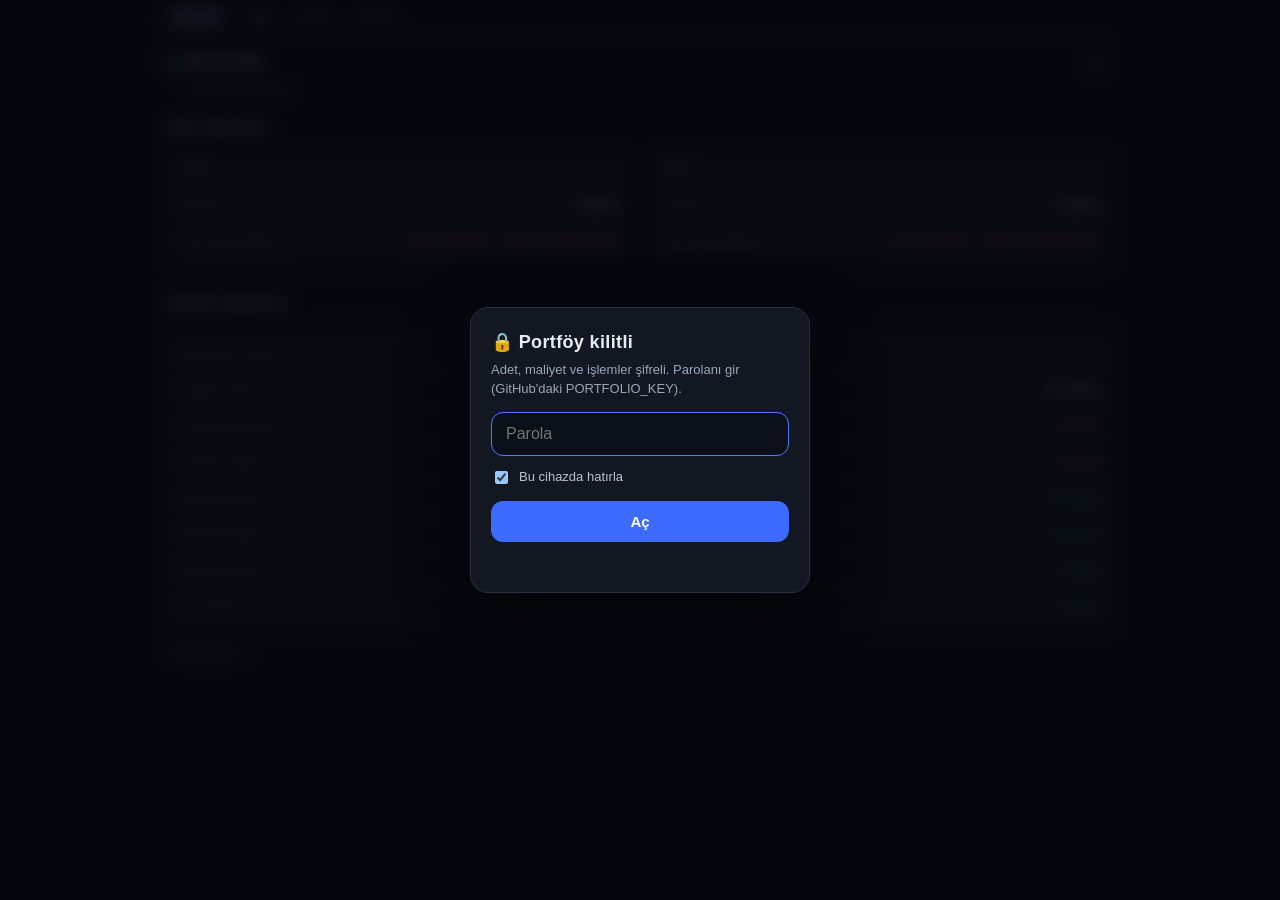
<file: docs/index.html>
<!DOCTYPE html>
<html lang="tr">
<head>
<meta charset="UTF-8">
<meta name="viewport" content="width=device-width, initial-scale=1">
<meta name="robots" content="noindex">
<meta http-equiv="refresh" content="0; url=bugun.html">
<title>RIDVAN // COCKPIT</title>
<link rel="icon" href="data:,">
<script>/* Dashboard kaldırıldı; mini uygulamaya geç (arama ve # korunur: Telegram verisi #tgWebAppData). */
location.replace("bugun.html"+location.search+location.hash);</script>
</head>
<body style="font:16px/1.5 -apple-system,Segoe UI,Roboto,sans-serif;padding:24px;background:#0a0d14;color:#e8ecf4">
<p><a href="bugun.html" style="color:#5aa9ff">Uygulamaya git &rarr;</a></p>
</body>
</html>
</file>
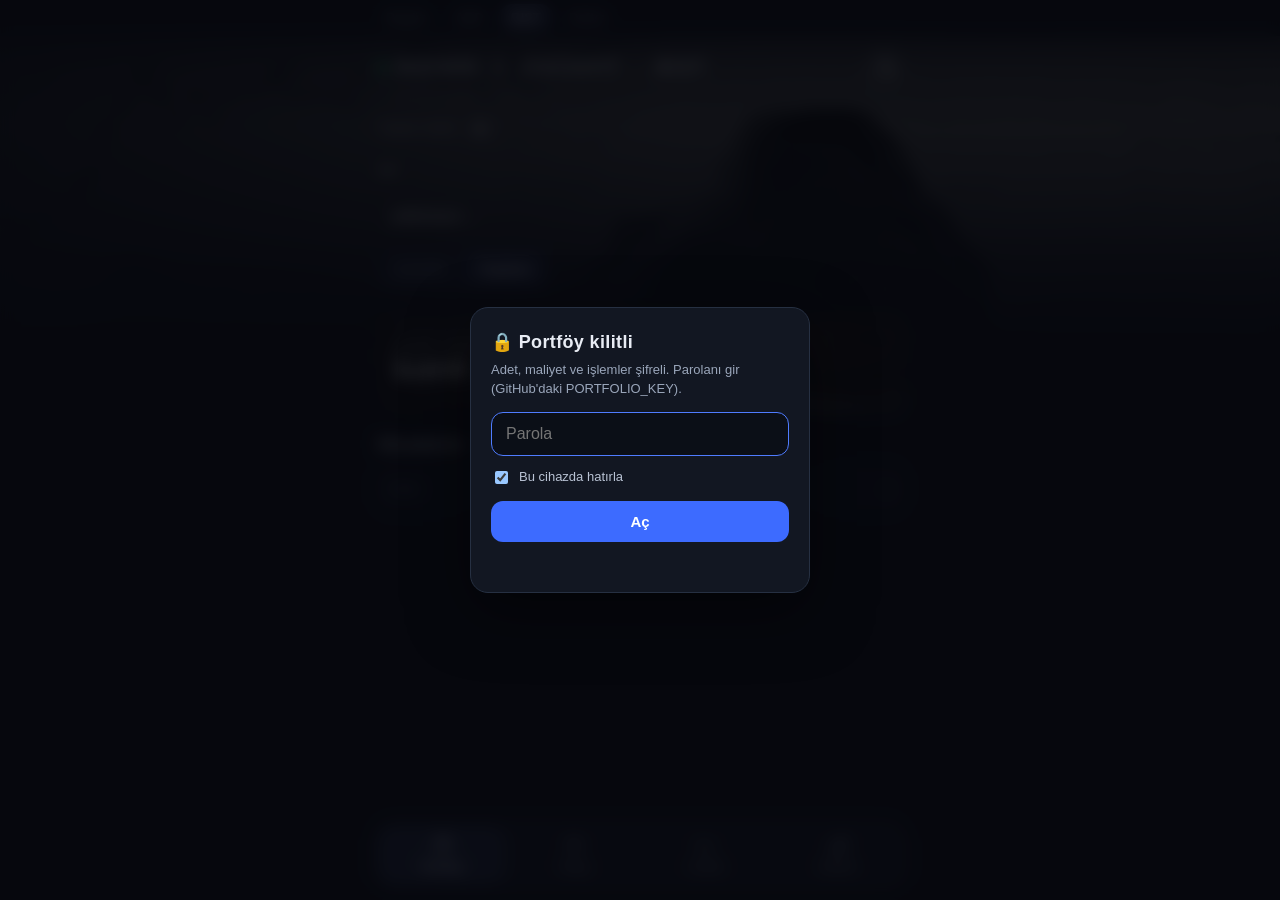
<file: docs/bist/index.html>
<!DOCTYPE html>
<html lang="tr">
<head>
<meta charset="UTF-8">
<meta name="viewport" content="width=device-width, initial-scale=1">
<meta name="robots" content="noindex">
<meta http-equiv="refresh" content="0; url=tg.html">
<title>RIDVAN // COCKPIT · BIST</title>
<link rel="icon" href="data:,">
<script>/* Dashboard kaldırıldı; mini uygulamaya geç (arama ve # korunur: Telegram verisi #tgWebAppData). */
location.replace("tg.html"+location.search+location.hash);</script>
</head>
<body style="font:16px/1.5 -apple-system,Segoe UI,Roboto,sans-serif;padding:24px;background:#0a0d14;color:#e8ecf4">
<p><a href="tg.html" style="color:#5aa9ff">Uygulamaya git &rarr;</a></p>
</body>
</html>
</file>
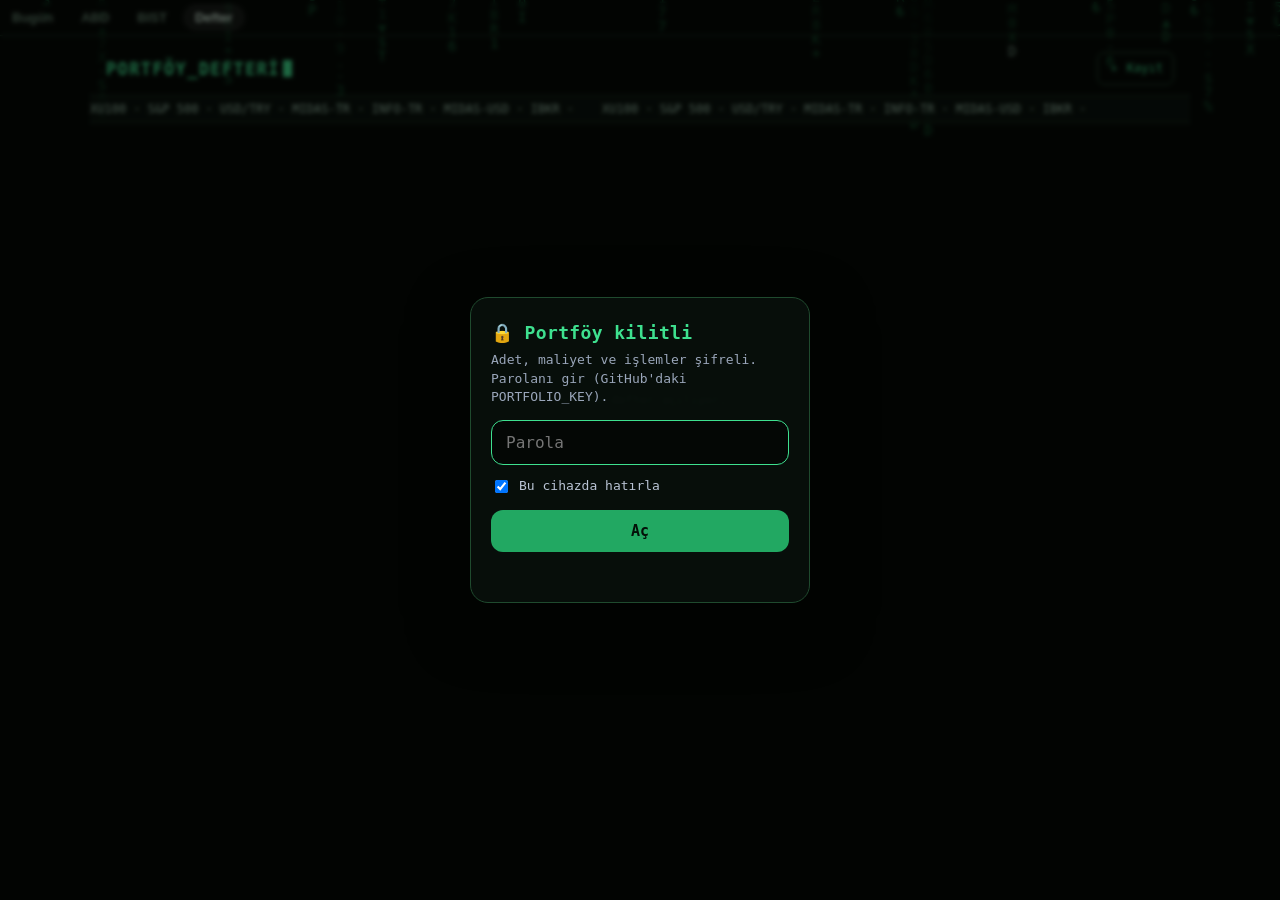
<file: docs/defter/index.html>
<!doctype html>
<html lang="tr">
<head>
<meta charset="utf-8">
<meta name="viewport" content="width=device-width,initial-scale=1,viewport-fit=cover">
<meta name="robots" content="noindex">
<title>Portföy Defteri</title>
<link rel="manifest" href="../manifest.webmanifest">
<link rel="apple-touch-icon" href="../img/icon-192.png">
<meta name="theme-color" content="#0a0d14">
<meta name="mobile-web-app-capable" content="yes">
<meta name="apple-mobile-web-app-capable" content="yes">
<meta name="apple-mobile-web-app-title" content="Cockpit">
<script src="https://telegram.org/js/telegram-web-app.js"></script>
<script src="../tgfs.js?v=1" defer></script>
<style>
:root{
  --bg:#040705;--surf:#08100b;--surf2:#0c1710;--line:#16301f;--line2:#1f4a2e;
  --ink:#d5ecdd;--ink2:#9dbfaa;--mute:#62806d;--acc:#3ee08f;--acc2:#22a862;
  --up:#3ee08f;--dn:#ff6b72;--warn:#f2c14e;--idx:#6f86d6;
  --mono:ui-monospace,SFMono-Regular,Menlo,Consolas,monospace;
  --sans:-apple-system,BlinkMacSystemFont,"Segoe UI",Roboto,sans-serif;
}
*{box-sizing:border-box}
html,body{margin:0;background:var(--bg);color:var(--ink);font:14px/1.45 var(--sans);-webkit-text-size-adjust:100%}
body{min-height:100vh;padding-bottom:40px}
#rain{position:fixed;inset:0;z-index:0;opacity:.55;transition:opacity 1.2s;pointer-events:none}
body.open #rain{opacity:.07}
.wrap{position:relative;z-index:1;max-width:1100px;margin:0 auto;padding:12px 16px}
.mono,.num,table,.tick{font-family:var(--mono);font-variant-numeric:tabular-nums}
header{display:flex;align-items:center;gap:10px;flex-wrap:wrap;margin:4px 0 10px}
h1{font:600 17px/1 var(--mono);letter-spacing:.08em;color:var(--acc);margin:0}
h1 .cur{display:inline-block;width:.55em;height:1em;background:var(--acc);vertical-align:-2px;margin-left:3px;animation:blink 1.1s steps(1) infinite}
@keyframes blink{50%{opacity:0}}
.sub{color:var(--mute);font:12px var(--mono)}
.sp{flex:1}
.btn{font:500 12px var(--mono);color:var(--acc);background:transparent;border:1px solid var(--line2);border-radius:8px;padding:7px 10px;cursor:pointer;text-decoration:none;white-space:nowrap}
.btn:hover{background:var(--surf2)}
.btn:disabled{opacity:.5}
.tape{position:relative;overflow:hidden;border-top:1px solid var(--line);border-bottom:1px solid var(--line);margin:0 -16px 14px;background:rgba(8,16,11,.85)}
.tape .run{display:inline-flex;gap:28px;white-space:nowrap;padding:6px 0;animation:tape 40s linear infinite}
.tape .run span{font:12px var(--mono);color:var(--ink2)}
@keyframes tape{from{transform:translateX(0)}to{transform:translateX(-50%)}}
@media (prefers-reduced-motion:reduce){.tape .run,h1 .cur{animation:none}}
.lbl{font:600 11px var(--mono);letter-spacing:.12em;color:var(--mute);text-transform:uppercase;margin:18px 0 8px}
.lbl b{color:var(--acc2);font-weight:600}
.grid{display:grid;gap:10px}
.g2{grid-template-columns:repeat(2,minmax(0,1fr))}
.g4{grid-template-columns:repeat(4,minmax(0,1fr))}
@media (max-width:760px){.g4{grid-template-columns:repeat(2,minmax(0,1fr))}}
@media (max-width:420px){.g2{grid-template-columns:1fr}}
.card{background:linear-gradient(180deg,var(--surf2),var(--surf));border:1px solid var(--line);border-radius:12px;padding:12px;min-width:0}
.card.big{border-color:var(--line2)}
.card .t{display:flex;justify-content:space-between;align-items:center;gap:6px;font:600 12px var(--mono);color:var(--ink2);letter-spacing:.04em}
.card .v{font:600 20px var(--mono);margin:6px 0 2px;color:var(--ink);overflow-wrap:anywhere}
.card.big .v{font-size:24px}
.card .c{font:500 13px var(--mono)}
.card .m{font:11.5px var(--mono);color:var(--mute);margin-top:6px;line-height:1.6}
.card .m b{color:var(--ink2);font-weight:500}
.up{color:var(--up)}.dn{color:var(--dn)}.fl{color:var(--mute)}
.warn{color:var(--warn)}
.pill{font:500 10.5px var(--mono);border:1px solid var(--line2);border-radius:20px;padding:1px 7px;color:var(--mute)}
.tabs{display:flex;gap:6px;overflow-x:auto;scrollbar-width:none;margin:16px 0 8px;padding-bottom:2px}
.tabs::-webkit-scrollbar{display:none}
.tab{font:500 12.5px var(--mono);color:var(--ink2);background:var(--surf);border:1px solid var(--line);border-radius:8px;padding:7px 12px;cursor:pointer;white-space:nowrap}
.tab.on{color:#041008;background:var(--acc);border-color:var(--acc)}
.tools{display:flex;gap:6px;align-items:center;flex-wrap:wrap;margin:6px 0 8px}
.seg{display:inline-flex;border:1px solid var(--line);border-radius:8px;overflow:hidden}
.seg button{font:500 12px var(--mono);background:transparent;color:var(--ink2);border:0;padding:6px 10px;cursor:pointer}
.seg button.on{background:var(--surf2);color:var(--acc)}
.tw{overflow-x:auto;border:1px solid var(--line);border-radius:12px;background:var(--surf)}
table{border-collapse:collapse;width:100%;font-size:12.5px}
th,td{padding:7px 9px;text-align:right;white-space:nowrap;border-bottom:1px solid #0f2116}
th{position:sticky;top:0;background:#0b160f;color:var(--mute);font-weight:500;font-size:11px;letter-spacing:.04em;z-index:1}
th.g{color:var(--acc2)}
td:first-child,th:first-child{position:sticky;left:0;text-align:left;background:#09130d;z-index:2}
th:first-child{z-index:3}
tr:hover td{background:#0d1c13}
tr:hover td:first-child{background:#0f2016}
td.sep,th.sep{border-left:1px solid var(--line2)}
td .wd{color:var(--mute);margin-left:6px;font-size:11px}
td.na{color:#2f4a39}
.ar{font-size:9px;margin-right:3px;vertical-align:1px}
.nb{display:inline-flex;align-items:center;justify-content:center;width:20px;height:20px;border-radius:50%;border:1px solid var(--line2);color:var(--warn);font-size:11px;cursor:pointer;background:transparent;padding:0;margin-left:4px;vertical-align:middle}
td.val{color:var(--ink)}
td .tot{display:block;font-size:10.5px;color:var(--mute);margin-top:1px}
.cr{color:var(--warn);font-size:9px;cursor:help;margin-left:2px}
.more{display:block;margin:10px auto 0}
.chart{position:relative}
.chart svg{display:block;width:100%;height:auto;overflow:visible}
.legend{display:flex;gap:14px;font:11.5px var(--mono);color:var(--ink2);margin:4px 0 2px;flex-wrap:wrap}
.legend i{display:inline-block;width:14px;height:0;border-top:2px solid;vertical-align:middle;margin-right:5px}
.legend i.d{border-top-style:dashed}
.tip{position:absolute;pointer-events:none;background:#0b160f;border:1px solid var(--line2);border-radius:8px;padding:6px 8px;font:11.5px var(--mono);color:var(--ink);white-space:nowrap;display:none;z-index:5}
.pop{position:fixed;inset:0;z-index:50;display:none;align-items:center;justify-content:center;background:rgba(2,5,3,.7);padding:16px}
.pop.on{display:flex}
.pop .box{max-width:420px;width:100%;background:var(--surf2);border:1px solid var(--line2);border-radius:14px;padding:16px;font:13px/1.55 var(--mono)}
.pop .box h3{margin:0 0 8px;font:600 13px var(--mono);color:var(--acc)}
.pop .box p{margin:6px 0;white-space:pre-wrap}
.note{font:11.5px var(--mono);color:var(--mute);margin-top:8px}
.hide{display:none!important}
.ck{border:1px solid var(--line);border-radius:12px;background:var(--surf);padding:10px 12px;margin-bottom:10px;font:12px/1.6 var(--mono);color:var(--ink2)}
.ck b{color:var(--ink);font-weight:500}.ck .w{color:var(--warn)}.ck .ok{color:var(--acc)}
.tools select{font:500 12px var(--mono);background:var(--surf);color:var(--ink2);border:1px solid var(--line);border-radius:8px;padding:6px 8px}
#vault{background:rgba(4,7,5,.55)!important;-webkit-backdrop-filter:blur(2px)!important;backdrop-filter:blur(2px)!important}
#vault .vc{background:rgba(8,16,11,.92)!important;border-color:var(--line2)!important;font-family:var(--mono)!important}
#vault h2{color:var(--acc);font-family:var(--mono);letter-spacing:.06em}
#vault input[type=password]{background:#040705!important;border-color:var(--line2)!important;font-family:var(--mono)!important}
#vault input[type=password]:focus{border-color:var(--acc)!important}
#vault button{background:var(--acc2)!important;color:#041008!important;font-family:var(--mono)!important}
.dv .tools{margin:0 0 6px}
.dv .seg button{padding:6px 9px}
.legend i.sq{width:10px;height:10px;border:0;border-radius:2px;vertical-align:-1px}
#status{font:12px var(--mono);color:var(--mute);margin:30vh auto 0;text-align:center}
</style>
</head>
<body>
<script src="../nav.js?v=1"></script>
<canvas id="rain" aria-hidden="true"></canvas>
<div class="wrap">
  <header>
    <h1>PORTFÖY_DEFTERİ<span class="cur"></span></h1>
    <span class="sub" id="upd"></span>
    <span class="sp"></span>
    <a class="btn" href="https://github.com/ridvanylmz-code/portfolio-midas/actions/workflows/defter.yml" target="_blank" rel="noopener">＋ Kayıt</a>
  </header>
  <div class="tape" id="tape"><div class="run" id="tapeRun"><span>XU100 · S&amp;P 500 · USD/TRY · MIDAS-TR · INFO-TR · MIDAS-USD · IBKR ·</span><span>XU100 · S&amp;P 500 · USD/TRY · MIDAS-TR · INFO-TR · MIDAS-USD · IBKR ·</span></div></div>
  <div id="status">şifreli defter açılıyor…</div>

  <main id="app" class="hide">
    <div class="lbl">SON GÜN · <b id="lastDay"></b></div>
    <div id="wealth" style="margin-bottom:10px"></div>
    <div class="grid g2" id="groups"></div>
    <div class="grid g4" id="accs" style="margin-top:10px"></div>

    <div class="lbl">PERFORMANS · <b>portföy vs endeks</b></div>
    <div class="tools"><div class="seg" id="rng"></div></div>
    <div class="grid g2">
      <div class="card"><div class="t">TL HESAPLAR <span class="pill">vs XU100</span></div><div class="chart" id="chTL"></div></div>
      <div class="card"><div class="t">USD HESAPLAR <span class="pill">vs S&amp;P 500</span></div><div class="chart" id="chUSD"></div></div>
    </div>

    <div class="lbl">DEĞİŞİM · <b id="dvLbl"></b></div>
    <div class="card dv">
      <div class="tools"><div class="seg" id="dvKind"></div><span class="sp"></span><div class="seg" id="dvGrp"></div></div>
      <div class="tools"><div class="seg" id="dvPer"></div></div>
      <div class="chart" id="chDv"></div>
      <div class="note" id="dvNote"></div>
    </div>

    <div class="tabs" id="tabs"></div>
    <div class="tools" id="tblTools"></div>
    <div id="tbl"></div>
    <div class="note" id="tblNote"></div>
  </main>
</div>
<div class="pop" id="pop" role="dialog" aria-modal="true"><div class="box"><h3 id="popT"></h3><div id="popB"></div><button class="btn" type="button" id="popX" style="margin-top:10px">Kapat</button></div></div>

<script src="../vault.js?v=1"></script>
<script>
(function(){
"use strict";
var tg=window.Telegram&&Telegram.WebApp; if(tg){try{tg.ready();tg.expand();if(tg.disableVerticalSwipes)tg.disableVerticalSwipes();tg.setHeaderColor("#040705");tg.setBackgroundColor("#040705")}catch(e){}}
var $=function(id){return document.getElementById(id)};
var ACC=[["midas_tr","Midas-TR","TRY"],["info_tr","Info-TR","TRY"],["midas_usd","Midas-USD","USD"],["ibkr","IBKR","USD"]];
var GRP={tl:{name:"TL TOPLAM",accs:["midas_tr","info_tr"],cur:"TRY",idx:"xu",idxName:"XU100"},
         usd:{name:"USD TOPLAM",accs:["midas_usd","ibkr"],cur:"USD",idx:"sp",idxName:"S&P 500 (SPY)"}};
var GUN=["Paz","Pzt","Sal","Çar","Per","Cum","Cmt"];
var AY=["Oca","Şub","Mar","Nis","May","Haz","Tem","Ağu","Eyl","Eki","Kas","Ara"];
var D=null, ROWS=null, state={tab:"g",mode:"p",limit:40,rng:"3a",wd:"all",acc:"all",sym:"",ilimit:50};
try{var s=JSON.parse(localStorage.getItem("defter_ui")||"{}");["tab","mode","rng","wd"].forEach(function(k){if(s[k])state[k]=s[k]})}catch(e){}
function saveUi(){try{localStorage.setItem("defter_ui",JSON.stringify({tab:state.tab,mode:state.mode,rng:state.rng,wd:state.wd}))}catch(e){}}

/* ---------- matrix yağmuru (yalnız kilitliyken belirgin) ---------- */
(function rain(){
  var c=$("rain"),x=c.getContext("2d"),cols,drops,fs=14,run=true;
  var glyph="0123456789$₺%▲▼+-.XU100SPXMIDASIBKRINFOUSDTRY".split("");
  function size(){c.width=innerWidth;c.height=innerHeight;cols=Math.ceil(c.width/fs);drops=[];for(var i=0;i<cols;i++)drops[i]=Math.random()*-50}
  size();addEventListener("resize",size);
  if(matchMedia("(prefers-reduced-motion: reduce)").matches)return;
  var last=0;
  function f(t){
    if(!run)return; requestAnimationFrame(f);
    if(t-last<70)return; last=t;
    x.fillStyle="rgba(4,7,5,.18)";x.fillRect(0,0,c.width,c.height);
    x.font=fs+"px ui-monospace,Menlo,monospace";
    for(var i=0;i<cols;i++){
      var ch=glyph[(Math.random()*glyph.length)|0];
      x.fillStyle=Math.random()<.04?"#c8ffe0":"#1f9e5a";
      x.fillText(ch,i*fs,drops[i]*fs);
      if(drops[i]*fs>c.height&&Math.random()>.975)drops[i]=0;
      drops[i]++;
    }
  }
  requestAnimationFrame(f);
  document.addEventListener("visibilitychange",function(){run=!document.hidden;if(run)requestAnimationFrame(f)});
  window.__stopRainSoon=function(){setTimeout(function(){run=false},1500)};
})();

/* ---------- biçim ---------- */
function nf(v,dec){return v==null||!isFinite(v)?"—":v.toLocaleString("tr-TR",{minimumFractionDigits:dec||0,maximumFractionDigits:dec||0})}
function money(v,cur,dec){return v==null?"—":(cur==="USD"?"$":"₺")+nf(v,dec)}
function sgnMoney(v,cur){return v==null?"—":(v>0?"+":v<0?"−":"")+(cur==="USD"?"$":"₺")+nf(Math.abs(v))}
function pct(v,dec){return v==null||!isFinite(v)?"—":(v>0?"+":v<0?"−":"")+nf(Math.abs(v*100),dec==null?2:dec)+"%"}
function cls(v){return v==null?"fl":v>0?"up":v<0?"dn":"fl"}
function arrow(v){return v==null?"":'<span class="ar">'+(v>0?"▲":v<0?"▼":"■")+"</span>"}
function trDate(ds){var p=ds.split("-");return p[2]+"."+p[1]+"."+p[0]}
function wday(ds){return GUN[new Date(ds+"T12:00:00Z").getUTCDay()]}
function esc(s){return String(s).replace(/[&<>"']/g,function(c){return{"&":"&amp;","<":"&lt;",">":"&gt;",'"':"&quot;","'":"&#39;"}[c]})}

/* ---------- hesap ---------- */
function build(){
  var prev={},last={},pidx={xu:null,sp:null,fx:null},lastFx=null,lastFxD=null,out=[];
  D.days.forEach(function(x){
    var r={d:x.d,a:{},n:x.n||null};
    Object.keys(x.a||{}).forEach(function(k){
      var st=(D.accounts[k]||{}).start;if(st&&x.d<st)return;
      var e=x.a[k],p=prev[k];
      var pc=(p&&p.v&&e.c!=null)?e.c/p.v:null;
      var A0=(D.accounts[k]||{}),R0=A0.cur==="TRY"?(e.r!=null?e.r:(e.s==="x"?0:(A0.reserve||0))):0;
      r.a[k]={v:e.v,h:e.h,c:e.c,f:e.f,n:e.n,r:e.r,s:e.s,pct:pc,pv:p?p.v:null,
        tot:(A0.cur==="TRY"&&e.s==="x"&&e.h)?e.h:e.v+R0};
      prev[k]=e;
    });
    ["xu","sp"].forEach(function(k){if(x[k]){r[k]=x[k];r[k+"p"]=pidx[k]?x[k]/pidx[k]-1:null;pidx[k]=x[k]}});
    if(x.fx){r.fx=x.fx;r.fxp=pidx.fx?x.fx/pidx.fx-1:null;pidx.fx=x.fx;lastFx=x.fx;lastFxD=x.d}
    r.fxu=lastFx;r.fxd=lastFxD;   /* kullanılan kur: o günün kuru, yoksa son bilinen (ileri doldurma); hiç yoksa null */
    Object.keys(GRP).forEach(function(g){
      var accs=GRP[g].accs,es=accs.map(function(a){return r.a[a]}).filter(Boolean);
      if(!es.length)return;
      var ok=es.filter(function(e){return e.pct!=null}),num=0,den=0;
      ok.forEach(function(e){num+=e.c;den+=e.pv});
      /* Grup DEĞERİ (v, tot): o gün kaydı olmayan hesap son bilinen değeriyle toplanır (başlangıcından sonra).
         Bu kural scripts/defter.py carry_group ile BİREBİR AYNI kalmalı (sayfa, Excel, Telegram aynı rakamı göstersin).
         Günlük değişim/yüzde yine yalnız gerçek kayıtlardan (yukarıda). */
      var v=0,tot=0,carry=[];
      accs.forEach(function(a){var e=r.a[a];if(e){v+=e.v;tot+=e.tot}else if(last[a]){v+=last[a].e.v;tot+=last[a].e.tot;carry.push({a:a,d:last[a].d})}});
      r[g]={v:v,tot:tot,c:ok.length?num:null,pct:den?num/den:null,pv:den,carry:carry};
    });
    Object.keys(r.a).forEach(function(k){last[k]={d:x.d,e:r.a[k]}});
    out.push(r);
  });
  return out;
}
function pkey(ds,kind){
  if(kind==="m")return ds.slice(0,7);
  if(kind==="y")return ds.slice(0,4);
  var d=new Date(ds+"T12:00:00Z"),day=(d.getUTCDay()+6)%7;d.setUTCDate(d.getUTCDate()-day+3);
  var y=d.getUTCFullYear(),f=new Date(Date.UTC(y,0,4)),w=1+Math.round(((d-f)/864e5-3+((f.getUTCDay()+6)%7))/7);
  return y+"-H"+(w<10?"0":"")+w;
}
function periods(kind){
  var groups=[],map={},lastIdx={xu:null,sp:null};
  ROWS.forEach(function(r){var k=pkey(r.d,kind);if(!map[k]){map[k]={k:k,rows:[]};groups.push(map[k])}map[k].rows.push(r)});
  return groups.map(function(g){
    var rec={k:g.k,from:g.rows[0].d,to:g.rows[g.rows.length-1].d,a:{},notes:0};
    ACC.forEach(function(A){
      var es=g.rows.map(function(r){return r.a[A[0]]}).filter(Boolean);if(!es.length)return;
      var gr=1,ch=0,n=0;es.forEach(function(e){if(e.pct!=null){gr*=1+e.pct;ch+=e.c;n++}});
      rec.a[A[0]]={v:es[es.length-1].v,tot:es[es.length-1].tot,c:n?ch:null,pct:n?gr-1:null};
    });
    Object.keys(GRP).forEach(function(G){
      var gr=1,ch=0,n=0,last=null;g.rows.forEach(function(r){var e=r[G];if(!e)return;last=e;if(e.pct!=null){gr*=1+e.pct;ch+=e.c;n++}});
      if(last)rec[G]={v:last.v,tot:last.tot,c:n?ch:null,pct:n?gr-1:null,carry:last.carry};
    });
    ["xu","sp"].forEach(function(k){
      var vs=g.rows.filter(function(r){return r[k]});if(!vs.length)return;
      var v=vs[vs.length-1][k];rec[k]=v;rec[k+"p"]=lastIdx[k]?v/lastIdx[k]-1:null;lastIdx[k]=v;
    });
    return rec;
  });
}

/* ---------- son gün kartları ---------- */
function lastEntry(acc){for(var i=ROWS.length-1;i>=0;i--)if(ROWS[i].a[acc])return ROWS[i];return null}
/* TOPLAM SERVET: 4 hesap tek para biriminde (TL hesaplar yedek dahil), o günün kuruyla. Kur yoksa kart gizlenir.
   Değişim = bir önceki ortak güne göre toplam servet farkı (para giriş/çıkışı ve kur etkisi dahil). */
function wealth(){
  var el=$("wealth"),r=null,p=null;
  for(var i=ROWS.length-1;i>=0;i--){var w=ROWS[i];if(w.tl&&w.usd&&w.fxu){if(!r)r=w;else{p=w;break}}}
  if(!r){el.innerHTML="";return}
  function tot(w){return {t:w.tl.tot+w.usd.v*w.fxu,u:w.tl.tot/w.fxu+w.usd.v}}
  var a=tot(r),b=p?tot(p):null,dt=b?a.t-b.t:null,du=b?a.u-b.u:null;
  var cr=(r.tl.carry||[]).concat(r.usd.carry||[]).map(function(c){return accName(c.a)+": "+trDate(c.d).slice(0,5)+" değeri"});
  el.innerHTML='<div class="card big"><div class="t">TOPLAM SERVET<span class="pill">'+trDate(r.d)+"</span></div>"+
    '<div class="v" id="wTry">'+money(a.t,"TRY")+'</div><div class="c '+cls(dt)+'" id="wTryC">'+arrow(dt)+sgnMoney(dt,"TRY")+" · "+pct(b?dt/b.t:null)+"</div>"+
    '<div class="v" id="wUsd" style="font-size:20px">'+money(a.u,"USD")+'</div><div class="c '+cls(du)+'" id="wUsdC">'+arrow(du)+sgnMoney(du,"USD")+" · "+pct(b?du/b.u:null)+"</div>"+
    '<div class="m">USD/TRY <b>'+nf(r.fxu,4)+"</b>"+(r.fxd!==r.d?" (son bilinen kur, "+trDate(r.fxd).slice(0,5)+")":"")+" · TL hesaplar yedek dahil<br>Değişim: para giriş/çıkışı ve kur etkisi dahil"+
    (cr.length?'<br><span class="warn">⚠ '+cr.join(", ")+" (taşındı)</span>":"")+"</div></div>";
}
function cards(){
  var lastRow=ROWS[ROWS.length-1];
  $("lastDay").textContent=trDate(lastRow.d)+" "+wday(lastRow.d);
  var h="";
  Object.keys(GRP).forEach(function(g){
    var G=GRP[g],r=null;for(var i=ROWS.length-1;i>=0;i--)if(ROWS[i][g]){r=ROWS[i];break}
    if(!r)return;var e=r[g],ip=r[G.idx+"p"];
    var miss=(e.carry||[]).map(function(c){return accName(c.a)+": "+trDate(c.d).slice(0,5)+" değeri"});
    h+='<div class="card big"><div class="t">'+G.name+'<span class="pill">'+trDate(r.d)+"</span></div>"+
      '<div class="v">'+money(e.v,G.cur)+'</div><div class="c '+cls(e.c)+'">'+arrow(e.c)+sgnMoney(e.c,G.cur)+" · "+pct(e.pct)+"</div>"+
      '<div class="m">'+(g==="tl"?"Yedek dahil toplam <b>"+money(e.tot,"TRY")+"</b> · Yedek <b>"+money(e.tot-e.v,"TRY")+"</b><br>":"")+G.idxName+' <span class="'+cls(ip)+'">'+arrow(ip)+pct(ip)+"</span> · "+nf(r[G.idx],2)+
      (miss.length?'<br><span class="warn carry">⚠ '+miss.join(", ")+" (bu gün girilmedi, toplama taşındı)</span>":"")+"</div></div>";
  });
  $("groups").innerHTML=h;h="";
  wealth();
  ACC.forEach(function(A){
    var r=lastEntry(A[0]);if(!r){h+='<div class="card"><div class="t">'+A[1]+'</div><div class="v fl">—</div></div>';return}
    var e=r.a[A[0]],stale=r.d!==lastRow.d,res=(D.accounts[A[0]]||{}).reserve||0,m="";
    if(A[2]==="TRY"){
      var R=e.r!=null?e.r:res;
      if(e.h){m+="Hisse <b>"+money(e.h,"TRY")+"</b> · Hissede <b>"+nf(e.h/e.v*100,0)+"%</b><br>";
        var cash=e.v+R-e.h;m+="Nakit <b>"+money(cash,"TRY")+"</b> · Yedek <b>"+money(R,"TRY")+"</b>"+(cash<R?' <span class="warn">(yedek kullanımda)</span>':"")}
      else m+="Yedek <b>"+money(R,"TRY")+"</b>";
    }else if(e.h){m+="Hisse <b>"+money(e.h,"USD")+"</b> · Nakit <b>"+money(e.v-e.h,"USD")+"</b>"}
    h+='<div class="card"><div class="t">'+A[1]+'<span class="pill'+(stale?' warn':"")+'">'+(stale?"⚠ ":"")+trDate(r.d)+"</span></div>"+
      '<div class="v">'+money(e.v,A[2])+'</div><div class="c '+cls(e.c)+'">'+arrow(e.c)+sgnMoney(e.c,A[2])+" · "+pct(e.pct)+"</div>"+
      (m?'<div class="m">'+m+"</div>":"")+"</div>";
  });
  $("accs").innerHTML=h;
  var t=[];
  [["XU100",lastRow.xu,lastRow.xup],["S&P 500",lastRow.sp,lastRow.spp]].forEach(function(z){if(z[1])t.push(z[0]+" "+nf(z[1],2)+" "+(z[2]>0?"▲":"▼")+pct(z[2]))});
  ACC.forEach(function(A){var r=lastEntry(A[0]);if(r){var e=r.a[A[0]];t.push(A[1].toUpperCase()+" "+(e.pct>0?"▲":e.pct<0?"▼":"■")+pct(e.pct))}});
  ["tl","usd"].forEach(function(g){var r=lastRow[g];if(r)t.push(GRP[g].name+" "+pct(r.pct))});
  for(var fi=ROWS.length-1;fi>=0;fi--)if(ROWS[fi].fx){var fr=ROWS[fi];t.push("USD/TRY "+nf(fr.fx,4)+(fr.fxp!=null?" "+(fr.fxp>0?"▲":"▼")+pct(fr.fxp):""));break}
  var line=t.map(function(s){return '<span>'+esc(s)+"</span>"}).join("");
  $("tapeRun").innerHTML=line+line;
}

/* ---------- grafik ---------- */
var RNG=[["1a","1A"],["3a","3A"],["yb","YB"],["1y","1Y"],["3y","3Y"],["all","Tümü"]];
function rngStart(){
  var last=new Date(ROWS[ROWS.length-1].d+"T12:00:00Z"),d=new Date(last);
  if(state.rng==="all")return "0000";
  if(state.rng==="yb")return last.getUTCFullYear()+"-01-01";
  var m={"1a":1,"3a":3,"1y":12,"3y":36}[state.rng];d.setUTCMonth(d.getUTCMonth()-m);return d.toISOString().slice(0,10);
}
function chart(el,g){
  var G=GRP[g],from=rngStart(),pts=[],cp=1,ci=1,base=null,started=false,fx0=null;
  ROWS.forEach(function(r){
    if(r.d<from)return;
    var e=r[g];
    if(!started){if(!e)return;started=true;base=r[G.idx]||null;fx0=g==="tl"?r.fxu:null;pts.push({d:r.d,p:0,i:base?0:null,u:fx0?0:null});return}
    if(e&&e.pct!=null)cp*=1+e.pct;
    if(r[G.idx]&&base)ci=r[G.idx]/base;else if(r[G.idx]&&!base){base=r[G.idx]}
    /* TL hesaplar dolar bazında: (1+r_TL) × fx_başlangıç / fx_t − 1 */
    pts.push({d:r.d,p:cp-1,i:base?ci-1:null,u:(fx0&&r.fxu)?cp*fx0/r.fxu-1:null});
  });
  if(pts.length<2){el.innerHTML='<div class="note">Bu aralıkta veri yok.</div>';return}
  var W=520,H=210,L=44,R=8,T=12,B=24;
  var vals=[];pts.forEach(function(p){vals.push(p.p);if(p.i!=null)vals.push(p.i);if(p.u!=null)vals.push(p.u)});
  var hasU=pts.some(function(p){return p.u!=null});
  var mn=Math.min.apply(null,vals.concat([0])),mx=Math.max.apply(null,vals.concat([0])),pad=(mx-mn)*.08||.01;mn-=pad;mx+=pad;
  var X=function(i){return L+(W-L-R)*i/(pts.length-1)},Y=function(v){return T+(H-T-B)*(1-(v-mn)/(mx-mn))};
  function path(k){var s="",pen=false;pts.forEach(function(p,i){if(p[k]==null){pen=false;return}s+=(pen?"L":"M")+X(i).toFixed(1)+" "+Y(p[k]).toFixed(1);pen=true});return s}
  var ticks=[],step=niceStep((mx-mn)/4);for(var v=Math.ceil(mn/step)*step;v<=mx+1e-12;v+=step)ticks.push(Math.abs(v)<step/1e3?0:v);
  var svg='<svg viewBox="0 0 '+W+" "+H+'" role="img" aria-label="'+G.name+' kümülatif getiri ve '+G.idxName+'">';
  ticks.forEach(function(v){var y=Y(v).toFixed(1);svg+='<line x1="'+L+'" x2="'+(W-R)+'" y1="'+y+'" y2="'+y+'" stroke="'+(Math.abs(v)<1e-9?"#2a5a3a":"#0f2116")+'" stroke-width="1"/>'+
    '<text x="'+(L-6)+'" y="'+(+y+4)+'" fill="#62806d" font-size="10" text-anchor="end" font-family="ui-monospace,Menlo,monospace">'+pct(v,0)+"</text>"});
  [0,Math.floor((pts.length-1)/2),pts.length-1].forEach(function(i,j){svg+='<text x="'+X(i).toFixed(1)+'" y="'+(H-6)+'" fill="#62806d" font-size="10" text-anchor="'+(j===0?"start":j===2?"end":"middle")+'" font-family="ui-monospace,Menlo,monospace">'+trDate(pts[i].d)+"</text>"});
  svg+='<path d="'+path("i")+'" fill="none" stroke="var(--idx)" stroke-width="2" stroke-dasharray="5 4" stroke-linejoin="round"/>';
  if(hasU)svg+='<path d="'+path("u")+'" fill="none" stroke="var(--warn)" stroke-width="1.6" stroke-dasharray="1 3" stroke-linecap="round" stroke-linejoin="round"/>';
  svg+='<path d="'+path("p")+'" fill="none" stroke="var(--acc2)" stroke-width="2" stroke-linejoin="round"/>';
  svg+='<line class="xh" x1="0" x2="0" y1="'+T+'" y2="'+(H-B)+'" stroke="#2f6b46" stroke-width="1" visibility="hidden"/>';
  svg+='<circle class="d1" r="4" fill="var(--acc2)" stroke="#08100b" stroke-width="2" visibility="hidden"/><circle class="d2" r="4" fill="var(--idx)" stroke="#08100b" stroke-width="2" visibility="hidden"/>';
  svg+="</svg>";
  var lp=pts[pts.length-1];
  el.innerHTML='<div class="legend"><span><i style="border-color:var(--acc2)"></i>Portföy <b class="'+cls(lp.p)+'">'+pct(lp.p)+'</b></span><span><i class="d" style="border-color:var(--idx)"></i>'+G.idxName+' <b class="'+cls(lp.i)+'">'+pct(lp.i)+"</b></span>"+(hasU?'<span><i style="border-color:var(--warn);border-top-style:dotted"></i>TL hesaplar ($ bazında) <b class="'+cls(lp.u)+'">'+pct(lp.u)+"</b></span>":"")+"</div>"+svg+'<div class="tip"></div>';
  var s=el.querySelector("svg"),tip=el.querySelector(".tip"),xh=s.querySelector(".xh"),d1=s.querySelector(".d1"),d2=s.querySelector(".d2");
  function mv(ev){
    var rc=s.getBoundingClientRect(),cx=(ev.touches?ev.touches[0].clientX:ev.clientX)-rc.left,vx=cx*W/rc.width;
    var i=Math.round((vx-L)/(W-L-R)*(pts.length-1));i=Math.max(0,Math.min(pts.length-1,i));var p=pts[i];
    xh.setAttribute("x1",X(i));xh.setAttribute("x2",X(i));xh.setAttribute("visibility","visible");
    d1.setAttribute("cx",X(i));d1.setAttribute("cy",Y(p.p));d1.setAttribute("visibility","visible");
    if(p.i!=null){d2.setAttribute("cx",X(i));d2.setAttribute("cy",Y(p.i));d2.setAttribute("visibility","visible")}else d2.setAttribute("visibility","hidden");
    tip.innerHTML=trDate(p.d)+" "+wday(p.d)+"<br>Portföy <span class='"+cls(p.p)+"'>"+pct(p.p)+"</span><br>"+G.idxName+" <span class='"+cls(p.i)+"'>"+pct(p.i)+"</span>"+(hasU?"<br>TL ($) <span class='"+cls(p.u)+"'>"+pct(p.u)+"</span>":"");
    tip.style.display="block";var px=X(i)*rc.width/W;tip.style.left=Math.min(Math.max(px-tip.offsetWidth/2,0),rc.width-tip.offsetWidth)+"px";tip.style.top="0px";
  }
  function out(){tip.style.display="none";[xh,d1,d2].forEach(function(n){n.setAttribute("visibility","hidden")})}
  s.addEventListener("mousemove",mv);s.addEventListener("touchmove",mv,{passive:true});s.addEventListener("touchstart",mv,{passive:true});
  s.addEventListener("mouseleave",out);s.addEventListener("touchend",function(){setTimeout(out,1600)});
}
function niceStep(x){var p=Math.pow(10,Math.floor(Math.log10(x||1e-3))),n=x/p;return (n<1.5?1:n<3?2:n<7?5:10)*p}
function charts(){
  $("rng").innerHTML=RNG.map(function(z){return '<button type="button" data-r="'+z[0]+'" class="'+(state.rng===z[0]?"on":"")+'">'+z[1]+"</button>"}).join("");
  chart($("chTL"),"tl");chart($("chUSD"),"usd");
}
$("rng").addEventListener("click",function(e){var b=e.target.closest("button");if(!b)return;state.rng=b.dataset.r;saveUi();charts()});

/* ---------- değişim grafikleri (büyüme · değişim · dağılım) ---------- */
var DVK=[["b","Büyüme"],["c","Değişim"],["d","Dağılım"],["a","Doluluk"]],DVP=[["g","Gün"],["h","Hafta"],["m","Ay"],["y","Yıl"]];
var DVMAX={g:22,h:20,m:24,y:99},C_PRIN="#3d5446",C_CASH="#2c4a63";
var dv={k:"b",p:"m",g:"usd"};
try{var s2=JSON.parse(localStorage.getItem("defter_dv")||"{}");["k","p","g"].forEach(function(k){if(s2[k])dv[k]=s2[k]})}catch(e){}
function dvSeries(g,per){
  var G=GRP[g],cum=0,map={},out=[],lastIdx=null,prevPerIdx=null;
  ROWS.forEach(function(r){
    var e=r[g];if(!e)return;
    if(e.c!=null)cum+=e.c;
    var k=per==="g"?r.d:pkey(r.d,per),o=map[k];
    if(!o){o=map[k]={k:k,from:r.d,gr:1,ch:0,n:0};out.push(o);prevPerIdx=lastIdx}
    o.to=r.d;o.v=e.v;o.tot=e.tot;o.gain=cum;o.prin=e.v-cum;
    if(e.pct!=null){o.gr*=1+e.pct;o.ch+=e.c;o.n++}
    o.pct=o.n?o.gr-1:null;o.c=o.n?o.ch:null;
    if(r[G.idx]){lastIdx=r[G.idx];o.ip=prevPerIdx?lastIdx/prevPerIdx-1:null}
    var hs=0,vs=0,ok=true;
    G.accs.forEach(function(a){var x=r.a[a];if(!x)return;if(x.h==null){ok=false;return}hs+=x.h;vs+=x.v});
    o.hs=ok&&vs>0?hs:null;o.vs=ok&&vs>0?vs:null;
  });
  return out.slice(-DVMAX[per]);
}
function dvLab(o,per,long){
  if(per==="y")return o.k;
  if(per==="m")return AY[+o.k.slice(5,7)-1]+(long?" "+o.k.slice(0,4):" "+o.k.slice(2,4));
  if(per==="h")return long?trDate(o.from).slice(0,5)+"–"+trDate(o.to).slice(0,5)+" "+o.k.slice(0,4):trDate(o.from).slice(0,5);
  return long?trDate(o.d||o.k)+" "+wday(o.k):trDate(o.k).slice(0,5);
}
function bars(el,S,cfg){
  if(!S.length){el.innerHTML='<div class="note">Bu dönemde veri yok.</div>';return}
  var W=520,H=200,L=50,R=6,T=10,B=24,n=S.length,bw=(W-L-R)/n,gap=Math.min(bw*.28,10);
  var mn=0,mx=0;S.forEach(function(o){cfg.range(o).forEach(function(v){if(v==null)return;if(v<mn)mn=v;if(v>mx)mx=v})});
  if(mx===mn)mx=mn+1;var pad=(mx-mn)*.06;if(mn<0)mn-=pad;mx+=pad;
  var Y=function(v){return T+(H-T-B)*(1-(v-mn)/(mx-mn))},X=function(i){return L+i*bw+gap/2},w=bw-gap;
  var step=niceStep((mx-mn)/4),svg='<svg viewBox="0 0 '+W+" "+H+'" role="img" aria-label="'+esc(cfg.aria)+'">';
  for(var v=Math.ceil(mn/step)*step;v<=mx+1e-9;v+=step){var y=Y(v).toFixed(1),z=Math.abs(v)<step/1e3;
    svg+='<line x1="'+L+'" x2="'+(W-R)+'" y1="'+y+'" y2="'+y+'" stroke="'+(z?"#2a5a3a":"#0f2116")+'"/><text x="'+(L-6)+'" y="'+(+y+4)+'" fill="#62806d" font-size="10" text-anchor="end" font-family="ui-monospace,Menlo,monospace">'+cfg.axis(z?0:v)+"</text>"}
  if(cfg.ref!=null){var yr=Y(cfg.ref).toFixed(1);svg+='<line x1="'+L+'" x2="'+(W-R)+'" y1="'+yr+'" y2="'+yr+'" stroke="var(--warn)" stroke-width="1" stroke-dasharray="4 3" opacity=".7"/>'}
  var every=Math.ceil(n/8);
  S.forEach(function(o,i){
    var x=X(i),segs=cfg.segs(o),rx=Math.min(3,w/4);
    segs.forEach(function(s){if(s.a==null||s.b==null||s.a===s.b)return;var y1=Y(Math.max(s.a,s.b)),y2=Y(Math.min(s.a,s.b));
      svg+='<rect x="'+x.toFixed(1)+'" y="'+y1.toFixed(1)+'" width="'+w.toFixed(1)+'" height="'+Math.max(1,y2-y1).toFixed(1)+'" rx="'+(s.top?rx:0)+'" fill="'+s.col+'"'+(s.op?' fill-opacity="'+s.op+'"':"")+(s.dash?' stroke="'+s.col+'" stroke-dasharray="3 2"':"")+"/>"});
    if(cfg.mark){var m=cfg.mark(o);if(m!=null)svg+='<line x1="'+(x-1).toFixed(1)+'" x2="'+(x+w+1).toFixed(1)+'" y1="'+Y(m).toFixed(1)+'" y2="'+Y(m).toFixed(1)+'" stroke="var(--idx)" stroke-width="2.5" stroke-linecap="round"/>'}
    if(i%every===0||i===n-1&&n<=8)svg+='<text x="'+(x+w/2).toFixed(1)+'" y="'+(H-7)+'" fill="#62806d" font-size="10" text-anchor="middle" font-family="ui-monospace,Menlo,monospace">'+esc(dvLab(o,dv.p))+"</text>";
  });
  svg+='<rect class="hl" x="0" y="'+T+'" width="'+bw.toFixed(1)+'" height="'+(H-T-B)+'" fill="#3ee08f" fill-opacity=".07" visibility="hidden"/></svg>';
  el.innerHTML='<div class="legend">'+cfg.legend+"</div>"+svg+'<div class="tip"></div>';
  var s=el.querySelector("svg"),tip=el.querySelector(".tip"),hl=s.querySelector(".hl");
  function mv(ev){
    var rc=s.getBoundingClientRect(),cx=(ev.touches?ev.touches[0].clientX:ev.clientX)-rc.left,i=Math.floor((cx*W/rc.width-L)/bw);
    i=Math.max(0,Math.min(n-1,i));hl.setAttribute("x",(L+i*bw).toFixed(1));hl.setAttribute("visibility","visible");
    tip.innerHTML="<b>"+esc(dvLab(S[i],dv.p,true))+"</b><br>"+cfg.tip(S[i]);tip.style.display="block";
    var px=(L+(i+.5)*bw)*rc.width/W;tip.style.left=Math.min(Math.max(px-tip.offsetWidth/2,0),rc.width-tip.offsetWidth)+"px";tip.style.top="18px";
  }
  function out(){tip.style.display="none";hl.setAttribute("visibility","hidden")}
  s.addEventListener("mousemove",mv);s.addEventListener("touchstart",mv,{passive:true});s.addEventListener("touchmove",mv,{passive:true});
  s.addEventListener("mouseleave",out);s.addEventListener("touchend",function(){setTimeout(out,1800)});
}
function sq(c,t){return '<span><i class="sq" style="background:'+c+'"></i>'+t+"</span>"}
function short(v,cur){var a=Math.abs(v),sg=v<0?"−":"",c=cur==="USD"?"$":"₺";return a>=1e6?sg+c+nf(a/1e6,a>=1e7?0:1)+"M":a>=1e3?sg+c+nf(a/1e3,a>=1e4?0:1)+"K":sg+c+nf(a)}
function dvChart(){
  var G=GRP[dv.g],cur=G.cur,S=dvSeries(dv.g,dv.p),el=$("chDv"),last=S[S.length-1];
  $("dvLbl").textContent=G.name.replace(" TOPLAM","")+" · "+{g:"günlük",h:"haftalık",m:"aylık",y:"yıllık"}[dv.p];
  if(dv.k==="b"){
    bars(el,S,{aria:"Anapara ve kümülatif kâr",axis:function(v){return short(v,cur)},
      range:function(o){return [o.prin,o.v]},
      segs:function(o){return o.gain>=0?[{a:0,b:o.prin,col:C_PRIN},{a:o.prin,b:o.v,col:"var(--acc2)",top:1}]
                                       :[{a:0,b:o.v,col:C_PRIN},{a:o.v,b:o.prin,col:"var(--dn)",op:.35,dash:1,top:1}]},
      legend:sq(C_PRIN,"Anapara")+sq("var(--acc2)","Kâr")+sq("var(--dn)","Zarar")+(last?'<span>Toplam <b class="'+cls(last.gain)+'">'+sgnMoney(last.gain,cur)+"</b></span>":""),
      tip:function(o){return "Değer "+money(o.v,cur)+"<br>Anapara "+money(o.prin,cur)+"<br>Kümülatif <span class='"+cls(o.gain)+"'>"+sgnMoney(o.gain,cur)+"</span>"+(o.prin>0?" ("+pct(o.gain/o.prin)+")":"")}});
    $("dvNote").textContent="Anapara = değer − kayıt başından beri biriken kâr/zarar (para giriş/çıkışları anaparaya yansır). Dönem sonu değeri.";
  }else if(dv.k==="c"){
    bars(el,S,{aria:"Dönem getirisi ve "+G.idxName,axis:function(v){return pct(v,Math.abs(v)<.02?1:0)},
      range:function(o){return [o.pct,o.ip]},
      segs:function(o){return o.pct==null?[]:[{a:0,b:o.pct,col:o.pct>=0?"var(--up)":"var(--dn)",op:.85,top:1}]},
      mark:function(o){return o.ip},
      legend:sq("var(--up)","Portföy")+'<span><i style="border-color:var(--idx);border-top-width:3px"></i>'+G.idxName+"</span>"+
        (function(){var w=S.filter(function(o){return o.pct!=null&&o.ip!=null}),b=w.filter(function(o){return o.pct>o.ip}).length;return w.length?"<span>Endeksi geçti <b>"+b+"/"+w.length+"</b></span>":""})(),
      tip:function(o){return "Portföy <span class='"+cls(o.pct)+"'>"+pct(o.pct)+"</span> · "+sgnMoney(o.c,cur)+"<br>"+G.idxName+" <span class='"+cls(o.ip)+"'>"+pct(o.ip)+"</span>"+(o.pct!=null&&o.ip!=null?"<br>Fark <span class='"+cls(o.pct-o.ip)+"'>"+pct(o.pct-o.ip)+"</span>":"")}});
    $("dvNote").textContent="Çubuk: dönem getirisi (para giriş/çıkışı ayıklanmış). Mavi çizgi: aynı dönemde "+G.idxName+".";
  }else if(dv.k==="a"){
    var A=S.filter(function(o){return o.hs!=null}),top=dv.g==="tl"?1.5:1;
    A.forEach(function(o){top=Math.max(top,o.hs/o.vs)});
    var lr=A.length?A[A.length-1].hs/A[A.length-1].vs:null;
    bars(el,A,{aria:"Hisse doluluk oranı",axis:function(v){return nf(v*100,0)+"%"},ref:1,
      range:function(){return [0,top]},
      segs:function(o){var r=o.hs/o.vs;return r<=1?[{a:0,b:r,col:"var(--acc2)",top:r>=.999},{a:r,b:1,col:C_CASH,top:1}]
                                              :[{a:0,b:1,col:"var(--acc2)"},{a:1,b:r,col:"var(--warn)",op:.8,top:1}]},
      legend:sq("var(--acc2)","Hisse")+sq(C_CASH,"Nakit")+(dv.g==="tl"?sq("var(--warn)","Yedekten"):"")+(lr!=null?'<span>Son <b class="'+(lr>1?"warn":"")+'">%'+nf(lr*100,0)+"</b></span>":""),
      tip:function(o){var r=o.hs/o.vs;return "Hisse "+money(o.hs,cur)+" · %"+nf(r*100,0)+"<br>Portföy (yedek hariç) "+money(o.vs,cur)+"<br>"+(r>1?"<span class='warn'>Yedekten "+money(o.hs-o.vs,cur)+"</span>":"Nakit "+money(o.vs-o.hs,cur))}});
    $("dvNote").textContent="Hisse ÷ portföye ayrılan tutar"+(dv.g==="tl"?" (yedek hariç). %100 üstü = yedek akçe kullanımı.":".")+(A.length<S.length?" Hisse tutarı girilmeyen dönemler gösterilmez.":"");
  }else{
    pieChart(el);
  }
}
/* hisse dağılımı (pasta): pozisyonlar şifreli dosyalardan, aynı parolayla tarayıcıda açılır */
var POS=null,posLoading=null,PIE_COL=["#3ee08f","#6f86d6","#f2c14e","#e07a5f","#4fc3c9","#b48ead","#9bd16a","#ef8fb5","#d9a066"];
function loadPos(){
  if(POS||posLoading)return posLoading;
  var RAW="https://raw.githubusercontent.com/ridvanylmz-code/portfolio-midas/main/";
  var j=function(u){return fetch(u+(u.indexOf("?")<0?"?":"&")+"t="+Date.now(),{cache:"no-store"}).then(function(r){return r.ok?r.json():null})
    .catch(function(){return null}).then(function(o){return o&&o.vault===1?Vault.open(o).catch(function(){return null}):o})};
  posLoading=Promise.all([j("../data/portfolio.json"),j("../data/quotes.json"),j("../bist/data/portfolio.json"),j("../bist/data/quotes.json"),j(RAW+"defter/info_portfolio.json")]).then(function(r){
    var uq=(r[1]&&r[1].quotes)||{},bq=(r[3]&&r[3].quotes)||{};
    function rows(pos,q,last){var out={};Object.keys(pos||{}).forEach(function(t){var p=pos[t]||{},n=+p.shares||0;if(!n)return;var px=+((q[t]||{}).c)||+p[last]||+p.last||0;out[t]=px?n*px:null});return out}
    var ib={},det=D.ibkr_pos_detail;if(det)Object.keys(det).forEach(function(t){ib[t]={shares:det[t].shares,mark:det[t].mark}});
    POS={midas_usd:r[0]?rows(r[0].portfolio,uq):null,ibkr:det?rows(ib,uq,"mark"):null,
         midas_tr:r[2]?rows(r[2].portfolio,bq):null,info_tr:r[4]?rows(r[4].positions,bq):null};
    posLoading=null;return POS;
  });
  return posLoading;
}
function pieChart(el){
  if(!POS){el.innerHTML='<div class="note">pozisyonlar açılıyor…</div>';$("dvNote").textContent="";loadPos().then(function(){if(dv.k==="d")dvChart()});return}
  var G=GRP[dv.g],cur=G.cur,by={},miss=[],nopx=[],cash=0,resUse=0;
  G.accs.forEach(function(a){
    var p=POS[a];if(!p){miss.push(accName(a));return}
    Object.keys(p).forEach(function(t){if(p[t]==null){nopx.push(t);return}by[t]=(by[t]||0)+p[t]});
    var r=lastEntry(a);if(r){var e=r.a[a];if(e.h!=null){var c=e.v-e.h;if(c>=0)cash+=c;else resUse-=c}}
  });
  var sl=Object.keys(by).map(function(t){return {t:t,v:by[t]}}).sort(function(a,b){return b.v-a.v});
  if(sl.length>8){var rest=sl.slice(8);sl=sl.slice(0,8);sl.push({t:"Diğer ("+rest.length+")",v:rest.reduce(function(s,x){return s+x.v},0)})}
  sl.forEach(function(x,i){x.col=PIE_COL[i%PIE_COL.length]});
  if(cash>0)sl.push({t:"Nakit",v:cash,col:C_CASH});
  var tot=sl.reduce(function(s,x){return s+x.v},0);
  if(!tot){el.innerHTML='<div class="note">Pozisyon verisi okunamadı.</div>';$("dvNote").textContent="";return}
  var W=200,cx=100,cy=100,R0=92,R1=58,a0=-Math.PI/2,svg='<svg viewBox="0 0 200 200" style="max-width:220px;margin:4px auto" role="img" aria-label="Hisse dağılımı">';
  sl.forEach(function(x,i){
    var f=x.v/tot,a1=a0+f*2*Math.PI;if(f>=.9999)a1=a0+2*Math.PI-1e-4;
    var lg=f>.5?1:0,P=function(r,a){return (cx+r*Math.cos(a)).toFixed(2)+" "+(cy+r*Math.sin(a)).toFixed(2)};
    svg+='<path data-i="'+i+'" d="M'+P(R0,a0)+" A"+R0+" "+R0+" 0 "+lg+" 1 "+P(R0,a1)+" L"+P(R1,a1)+" A"+R1+" "+R1+" 0 "+lg+" 0 "+P(R1,a0)+'Z" fill="'+x.col+'" stroke="#08100b" stroke-width="1.5"/>';
    a0=a1;
  });
  var hp=1-(cash/tot);
  svg+='<text x="100" y="96" text-anchor="middle" fill="#d5ecdd" font-size="20" font-weight="600" font-family="ui-monospace,Menlo,monospace" class="pc">%'+nf(hp*100,0)+'</text><text x="100" y="116" text-anchor="middle" fill="#62806d" font-size="11" font-family="ui-monospace,Menlo,monospace" class="pl">hissede</text></svg>';
  var lg='<table style="font-size:12px;margin-top:4px"><tbody>'+sl.map(function(x,i){return '<tr data-i="'+i+'"><td style="background:transparent"><i class="sq" style="display:inline-block;width:10px;height:10px;border-radius:2px;background:'+x.col+';margin-right:6px"></i>'+esc(x.t)+'</td><td>%'+nf(x.v/tot*100,1)+'</td><td class="fl">'+money(x.v,cur)+"</td></tr>"}).join("")+"</tbody></table>";
  el.innerHTML='<div class="legend"><span>Toplam <b>'+money(tot,cur)+"</b></span>"+(resUse>0?'<span class="warn">Yedekten '+money(resUse,cur)+"</span>":"")+"</div>"+svg+lg;
  var pc=el.querySelector(".pc"),pl=el.querySelector(".pl");
  function hi(i){var x=sl[i];if(!x){pc.textContent="%"+nf(hp*100,0);pl.textContent="hissede";return}pc.textContent="%"+nf(x.v/tot*100,1);pl.textContent=x.t.length>12?x.t.slice(0,12):x.t;
    el.querySelectorAll("path").forEach(function(p){p.style.opacity=+p.dataset.i===i?1:.35})}
  function clr(){el.querySelectorAll("path").forEach(function(p){p.style.opacity=1});hi(-1)}
  el.addEventListener("click",function(e){var t=e.target.closest("[data-i]");if(t)hi(+t.dataset.i);else clr()});
  el.addEventListener("mouseover",function(e){var t=e.target.closest("[data-i]");if(t)hi(+t.dataset.i)});
  el.addEventListener("mouseleave",clr);
  var n=[];if(miss.length)n.push("⚠ Okunamadı: "+miss.join(", ")+".");if(nopx.length)n.push("⚠ Fiyatı yok: "+nopx.join(", ")+".");
  n.push("Güncel fiyatlarla anlık dağılım. Nakit = portföy − hisse (son defter kaydı)"+(cur==="TRY"?"; yedek akçe dahil değil.":"."));
  $("dvNote").textContent=n.join(" ");
}
function dvTools(){
  function seg(id,arr,key){$(id).innerHTML=arr.map(function(z){return '<button type="button" data-v="'+z[0]+'" class="'+(dv[key]===z[0]?"on":"")+'">'+z[1]+"</button>"}).join("")}
  seg("dvKind",DVK,"k");seg("dvPer",DVP,"p");$("dvPer").parentNode.classList.toggle("hide",dv.k==="d");seg("dvGrp",[["tl","TL"],["usd","USD"]],"g");dvChart();
}
[["dvKind","k"],["dvPer","p"],["dvGrp","g"]].forEach(function(z){$(z[0]).addEventListener("click",function(e){var b=e.target.closest("button");if(!b)return;dv[z[1]]=b.dataset.v;try{localStorage.setItem("defter_dv",JSON.stringify(dv))}catch(x){}dvTools()})});

/* ---------- tablolar ---------- */
var TABS=[["g","Günlük"],["h","Haftalık"],["m","Aylık"],["y","Yıllık"],["wd","Gün Analizi"],["i","İşlemler"]];
function cell(e,cur,isPct,x){
  x=x?x+" ":"";
  if(!e)return '<td class="'+x+'na">·</td>';
  if(state.mode==="v"){
    var sub=(cur==="TRY"&&e.tot!=null&&Math.abs(e.tot-e.v)>=1)?'<span class="tot">'+money(e.tot,cur)+"</span>":"";
    var cr=(e.carry&&e.carry.length)?'<sup class="cr" title="'+esc(e.carry.map(function(c){return accName(c.a)+" "+trDate(c.d).slice(0,5)+" değeri taşındı"}).join(", "))+'">↺</sup>':"";
    return '<td class="'+x+'val">'+money(e.v,cur)+cr+sub+"</td>";
  }
  if(isPct)return '<td class="'+x+cls(e.pct)+'">'+arrow(e.pct)+pct(e.pct)+"</td>";
  return '<td class="'+x+cls(e.c)+'">'+sgnMoney(e.c,cur)+"</td>";
}
function idxCell(v,lvl){if(state.mode==="v")return lvl==null?'<td class="na">·</td>':'<td class="val">'+nf(lvl,2)+"</td>";return v==null?'<td class="na">·</td>':'<td class="'+cls(v)+'">'+arrow(v)+pct(v)+"</td>"}
function head(first){
  var h="<thead><tr><th>"+first+"</th>";
  ACC.forEach(function(A,i){h+='<th class="'+(i===0||i===2?"sep":"")+'">'+A[1]+"</th>"});
  h+='<th class="g sep">TL Σ</th><th>XU100</th><th class="g sep">USD Σ</th><th>S&amp;P</th>';
  return h;
}
function tableDaily(){
  var p=state.mode==="p",rows=ROWS.slice(-state.limit).reverse();
  var h='<table>'+head("Tarih")+"<th></th></tr></thead><tbody>";
  rows.forEach(function(r){
    var notes=noteList(r);
    h+="<tr><td>"+trDate(r.d)+'<span class="wd">'+wday(r.d)+"</span></td>";
    ACC.forEach(function(A,i){h+=cell(r.a[A[0]],A[2],p,(i===0||i===2)?"sep":"")});
    h+=cell(r.tl,"TRY",p,"sep")+idxCell(r.xup,r.xu)+cell(r.usd,"USD",p,"sep")+idxCell(r.spp,r.sp);
    h+="<td>"+(notes.length?'<button class="nb" type="button" data-d="'+r.d+'" aria-label="Notu aç">✎</button>':"")+"</td></tr>";
  });
  h+="</tbody></table>";
  return h;
}
function tablePeriod(kind){
  var p=state.mode==="p",ps=periods(kind).reverse();
  var first=kind==="h"?"Hafta":kind==="m"?"Ay":"Yıl";
  var h='<table>'+head(first)+"</tr></thead><tbody>";
  ps.forEach(function(r){
    var lab=kind==="m"?AY[+r.k.slice(5,7)-1]+" "+r.k.slice(0,4):kind==="y"?r.k:trDate(r.from).slice(0,5)+"–"+trDate(r.to).slice(0,5)+'<span class="wd">'+r.k.slice(0,4)+"</span>";
    h+="<tr><td>"+lab+"</td>";
    ACC.forEach(function(A,i){h+=cell(r.a[A[0]],A[2],p,(i===0||i===2)?"sep":"")});
    h+=cell(r.tl,"TRY",p,"sep")+idxCell(r.xup,r.xu)+cell(r.usd,"USD",p,"sep")+idxCell(r.spp,r.sp)+"</tr>";
  });
  return h+"</tbody></table>";
}
function tableWd(){
  var since=state.wd==="all"?"0000":(function(){var d=new Date(ROWS[ROWS.length-1].d+"T12:00:00Z");d.setUTCFullYear(d.getUTCFullYear()-(state.wd==="1y"?1:3));return d.toISOString().slice(0,10)})();
  var S={};for(var w=1;w<=5;w++)S[w]={xu:[],tl:[],sp:[],usd:[],same:0,n2:0};
  ROWS.forEach(function(r){
    if(r.d<since)return;var w=new Date(r.d+"T12:00:00Z").getUTCDay();if(!S[w])return;
    if(r.xup!=null)S[w].xu.push(r.xup);if(r.spp!=null)S[w].sp.push(r.spp);
    if(r.tl&&r.tl.pct!=null){S[w].tl.push(r.tl.pct);if(r.xup!=null){S[w].n2++;if((r.tl.pct>0)===(r.xup>0))S[w].same++}}
    if(r.usd&&r.usd.pct!=null)S[w].usd.push(r.usd.pct);
  });
  function avg(a){return a.length?a.reduce(function(s,x){return s+x},0)/a.length:null}
  function up(a){return a.length?a.filter(function(x){return x>0}).length/a.length:null}
  var h='<table><thead><tr><th>Gün</th><th class="sep">XU100 ort.</th><th>XU100 ↑ oranı</th><th>gün</th><th class="g sep">TL Σ ort.</th><th>TL ↑ oranı</th><th>XU100 ile aynı yön</th><th class="sep">S&amp;P ort.</th><th>S&amp;P ↑ oranı</th><th class="g">USD Σ ort.</th></tr></thead><tbody>';
  var best=null,worst=null;
  for(var w2=1;w2<=5;w2++){var a=avg(S[w2].xu);if(a!=null){if(best==null||a>avg(S[best].xu))best=w2;if(worst==null||a<avg(S[worst].xu))worst=w2}}
  for(var w3=1;w3<=5;w3++){
    var s=S[w3],xa=avg(s.xu);
    h+="<tr><td>"+GUN[w3]+(w3===best?' <span class="up">★</span>':w3===worst?' <span class="dn">↓</span>':"")+'</td><td class="sep '+cls(xa)+'">'+arrow(xa)+pct(xa,3)+"</td><td>"+pct(up(s.xu),0).replace("+","")+"</td><td class='fl'>"+s.xu.length+"</td>"+
      '<td class="sep '+cls(avg(s.tl))+'">'+arrow(avg(s.tl))+pct(avg(s.tl),3)+"</td><td>"+pct(up(s.tl),0).replace("+","")+"</td><td>"+(s.n2?pct(s.same/s.n2,0).replace("+",""):"—")+"</td>"+
      '<td class="sep '+cls(avg(s.sp))+'">'+arrow(avg(s.sp))+pct(avg(s.sp),3)+"</td><td>"+pct(up(s.sp),0).replace("+","")+"</td>"+
      '<td class="'+cls(avg(s.usd))+'">'+arrow(avg(s.usd))+pct(avg(s.usd),3)+"</td></tr>";
  }
  return h+"</tbody></table>";
}
/* ---------- İşlemler ---------- */
var ACT={open:"Açılış",buy:"Alış",sell:"Satış",deposit:"Para yatırma",withdraw:"Para çekme"};
function accName(k){var a=ACC.filter(function(A){return A[0]===k})[0];return a?a[1]:k}
function accCur(k){var a=ACC.filter(function(A){return A[0]===k})[0];return a?a[2]:"USD"}
/* İşlem listesi ayrı şifreli dosyada (data/islem.json); İşlemler sekmesi açılınca yüklenir. Dosya yoksa (eski veri)
   defter.json içindeki D.islem kullanılır. ISL: undefined = yüklenmedi, null = hiç yok. */
var ISL;
function islem(cb){
  if(ISL!==undefined)return cb();
  var done=function(o){ISL=o||D.islem||null;cb()};
  fetch("data/islem.json?t="+Date.now(),{cache:"no-store"}).then(function(r){if(!r.ok)throw new Error("yok");return r.json()})
    .then(function(env){return Vault.open(env)}).then(done,function(){done(null)});
}
function trRows(){
  var I=ISL||{rows:[]};
  return I.rows.filter(function(r){return (state.acc==="all"||r.acc===state.acc)&&(!state.sym||r.sym===state.sym)});
}
function checkBox(){
  var I=ISL;if(!I)return '<div class="ck w">İşlem kaydı henüz oluşmadı (bir sonraki form ya da gece kaydından sonra görünür).</div>';
  var out=[],rc=I.recon.filter(function(x){return state.acc==="all"||x.acc===state.acc});
  if(rc.length)out.push('<span class="w">⚠ Adet farkı:</span> '+rc.map(function(x){return "<b>"+esc(accName(x.acc))+" "+esc(x.sym)+"</b> eldeki "+nf(x.held,4)+" · kayıt "+nf(x.net,4)+" ("+(x.diff>0?"+":"")+nf(x.diff,4)+")"}).join("; "));
  else out.push('<span class="ok">✓ Eldeki adetler kayıtlarla tutarlı</span>');
  var ms=[];Object.keys(I.miss||{}).forEach(function(k){if((state.acc==="all"||k===state.acc)&&I.miss[k].length){var m=I.miss[k];ms.push("<b>"+esc(accName(k))+"</b> "+m.length+" gün ("+m.slice(-6).join(", ")+(m.length>6?" …":"")+")")}});
  out.push(ms.length?'<span class="w">⚠ Son 60 günde kaydı olmayan iş günü:</span> '+ms.join("; ")+' <span class="w">(tatil olabilir)</span>':'<span class="ok">✓ Son 60 günde eksik gün yok</span>');
  (I.warns||[]).forEach(function(w){out.push('<span class="w">⚠ '+esc(w)+"</span>")});
  return '<div class="ck">'+out.join("<br>")+"</div>";
}
function tableTrades(){
  var rs=trRows(),h='<table><thead><tr><th>Tarih</th><th>Hesap</th><th>İşlem</th><th>Hisse</th><th>Adet</th><th>Fiyat</th><th>Tutar</th><th>Kom.</th><th class="sep">Girildi</th><th>Gecikme</th></tr></thead><tbody>';
  if(!rs.length)h+='<tr><td colspan="10" class="na">kayıt yok</td></tr>';
  rs.slice(0,state.ilimit).forEach(function(r){
    var c=accCur(r.acc),lag="";
    if(r.ts&&r.d){lag=Math.round((new Date(r.ts.slice(0,10)+"T12:00:00Z")-new Date(r.d+"T12:00:00Z"))/864e5)}
    var cl=r.act==="buy"?"up":r.act==="sell"?"dn":"";
    h+="<tr><td>"+(r.d?trDate(r.d)+'<span class="wd">'+wday(r.d)+"</span>":"—")+"</td><td>"+esc(accName(r.acc))+'</td><td class="'+cl+'">'+(ACT[r.act]||esc(r.act))+"</td><td>"+esc(r.sym||"")+
       "</td><td>"+(r.qty!=null?nf(r.qty,r.qty%1?4:0):"")+"</td><td>"+(r.px!=null?money(r.px,c,2):"")+"</td><td>"+(r.amt!=null?money(r.amt,c,2):"")+"</td><td>"+(r.fee?money(r.fee,c,2):"")+
       '</td><td class="sep">'+(r.ts?esc(trDate(r.ts.slice(0,10))+" "+r.ts.slice(11,16)):"")+"</td><td>"+(lag!==""?lag:"")+"</td></tr>";
  });
  h+="</tbody></table>";
  return {html:h,more:rs.length>state.ilimit};
}
function tables(){
  $("tabs").innerHTML=TABS.map(function(t){return '<button type="button" class="tab'+(state.tab===t[0]?" on":"")+'" data-t="'+t[0]+'">'+t[1]+"</button>"}).join("");
  var tools="",note="";
  if(state.tab==="i"){
    if(ISL===undefined){$("tblTools").innerHTML="";$("tbl").innerHTML='<div class="note">işlemler açılıyor…</div>';$("tblNote").textContent="";islem(tables);return}
    var syms={};((ISL||{}).rows||[]).forEach(function(r){if(r.sym&&(state.acc==="all"||r.acc===state.acc))syms[r.sym]=1});
    tools='<div class="seg" id="accSeg">'+[["all","Tümü"]].concat(ACC.map(function(A){return [A[0],A[1]]})).map(function(z){return '<button type="button" data-a="'+z[0]+'" class="'+(state.acc===z[0]?"on":"")+'">'+z[1]+"</button>"}).join("")+"</div>"+
      '<select id="symSel"><option value="">tüm hisseler</option>'+Object.keys(syms).sort().map(function(k){return '<option'+(state.sym===k?" selected":"")+">"+esc(k)+"</option>"}).join("")+"</select>";
    $("tblTools").innerHTML=tools;
    var T=tableTrades();
    $("tbl").innerHTML=checkBox()+'<div class="tw">'+T.html+"</div>"+(T.more?'<button class="btn more" type="button" id="moreBtn">daha fazla göster</button>':"");
    $("tblNote").textContent="Geri alınan işlemler ve takip listesi hareketleri gösterilmez. Gecikme = işlem tarihi ile kayda girildiği gün arası. Açılış = kayıt başlamadan önce eldeki adet.";
    return;
  }
  if(state.tab==="wd"){
    tools='<div class="seg" id="wdSeg">'+[["1y","Son 1 yıl"],["3y","Son 3 yıl"],["all","Tümü"]].map(function(z){return '<button type="button" data-w="'+z[0]+'" class="'+(state.wd===z[0]?"on":"")+'">'+z[1]+"</button>"}).join("")+"</div>";
    note="Ort. = o günün ortalama günlük değişimi. ↑ oranı = yükselişle kapanan gün oranı. “XU100 ile aynı yön” = TL portföyünün endeksle aynı yönde kapandığı günlerin oranı. ★ en güçlü, ↓ en zayıf gün (XU100).";
  }else{
    tools='<div class="seg" id="modeSeg"><button type="button" data-m="p" class="'+(state.mode==="p"?"on":"")+'">%</button><button type="button" data-m="t" class="'+(state.mode==="t"?"on":"")+'">Tutar Δ</button><button type="button" data-m="v" class="'+(state.mode==="v"?"on":"")+'">Değer</button></div>';
    note=state.mode==="v"?"Değer = portföye ayrılan tutar (anapara). TL hesaplarda altındaki küçük rakam yedek akçe dahil toplam varlık. Dönem tablolarında dönem sonu değeri; endeks sütunlarında kapanış seviyesi. ↺ = o gün kaydı olmayan hesabın son bilinen değeri Σ'ya taşındı.":"▲▼ portföy ve endeksin yönü. Yüzdeler para giriş/çıkışı ve yedek akçe değişimi ayıklanmış performanstır. Σ = hesapların ağırlıklı toplamı.";
  }
  $("tblTools").innerHTML=tools;
  var h=state.tab==="g"?tableDaily():state.tab==="wd"?tableWd():tablePeriod(state.tab);
  $("tbl").innerHTML='<div class="tw">'+h+"</div>"+(state.tab==="g"&&state.limit<ROWS.length?'<button class="btn more" type="button" id="moreBtn">daha fazla göster</button>':"");
  $("tblNote").textContent=note;
}
$("tabs").addEventListener("click",function(e){var b=e.target.closest(".tab");if(!b)return;state.tab=b.dataset.t;saveUi();tables()});
$("tblTools").addEventListener("change",function(e){if(e.target.id==="symSel"){state.sym=e.target.value;state.ilimit=50;tables()}});
$("tblTools").addEventListener("click",function(e){var b=e.target.closest("button");if(!b)return;if(b.dataset.a){state.acc=b.dataset.a;state.sym="";state.ilimit=50}else if(b.dataset.m){state.mode=b.dataset.m}else if(b.dataset.w){state.wd=b.dataset.w}saveUi();tables()});
$("tbl").addEventListener("click",function(e){
  if(e.target.id==="moreBtn"){if(state.tab==="i")state.ilimit+=100;else state.limit+=60;tables();return}
  var b=e.target.closest(".nb");if(b)openNote(b.dataset.d);
});

/* ---------- notlar ---------- */
function noteList(r){
  var out=[];if(r.n)out.push(["Gün",r.n]);
  ACC.forEach(function(A){var e=r.a[A[0]];if(!e)return;
    if(e.n)out.push([A[1],e.n]);
    if(e.f)out.push([A[1],"Para "+(e.f>0?"girişi ":"çıkışı ")+money(Math.abs(e.f),A[2])+" (performansa dahil edilmedi)"]);
  });
  return out;
}
function openNote(ds){
  var r=ROWS.filter(function(x){return x.d===ds})[0];if(!r)return;
  $("popT").textContent="✎ "+trDate(ds)+" "+wday(ds);
  $("popB").innerHTML=noteList(r).map(function(n){return "<p><b>"+esc(n[0])+":</b> "+esc(n[1])+"</p>"}).join("");
  $("pop").classList.add("on");
}
$("popX").onclick=function(){$("pop").classList.remove("on")};
$("pop").addEventListener("click",function(e){if(e.target.id==="pop")$("pop").classList.remove("on")});

/* ---------- aç ---------- */
fetch("data/defter.json?t="+Date.now(),{cache:"no-store"}).then(function(r){if(!r.ok)throw new Error("veri yok");return r.json()})
  .then(function(env){return Vault.open(env)})
  .then(function(d){
    D=d;ROWS=build();
    if(!ROWS.length)throw new Error("defter boş");
    $("status").classList.add("hide");$("app").classList.remove("hide");
    document.body.classList.add("open");if(window.__stopRainSoon)window.__stopRainSoon();
    if(d.updated){var u=new Date(d.updated);$("upd").textContent="güncelleme "+u.toLocaleString("tr-TR",{day:"2-digit",month:"2-digit",hour:"2-digit",minute:"2-digit"})}
    cards();charts();dvTools();tables();
  })
  .catch(function(e){$("status").textContent="Defter açılamadı: "+e.message});
})();
</script>
</body>
</html>
</file>
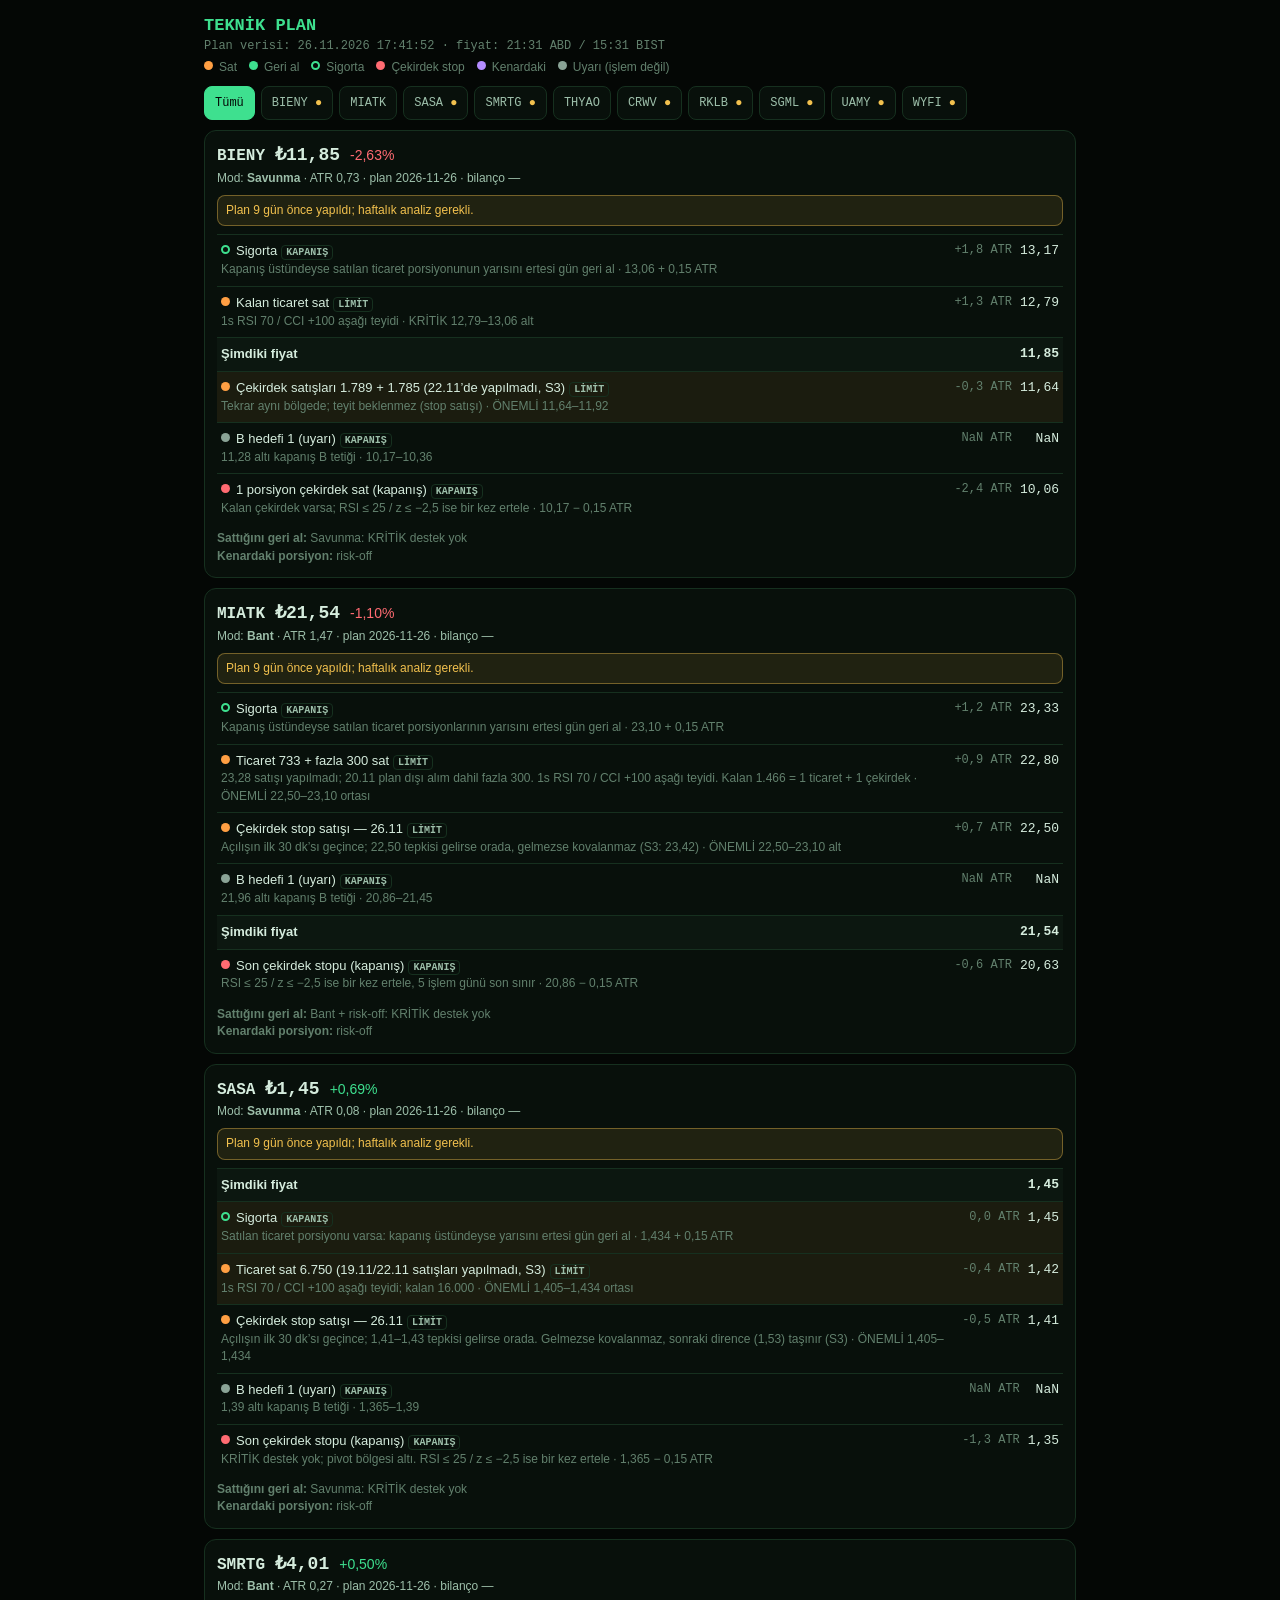
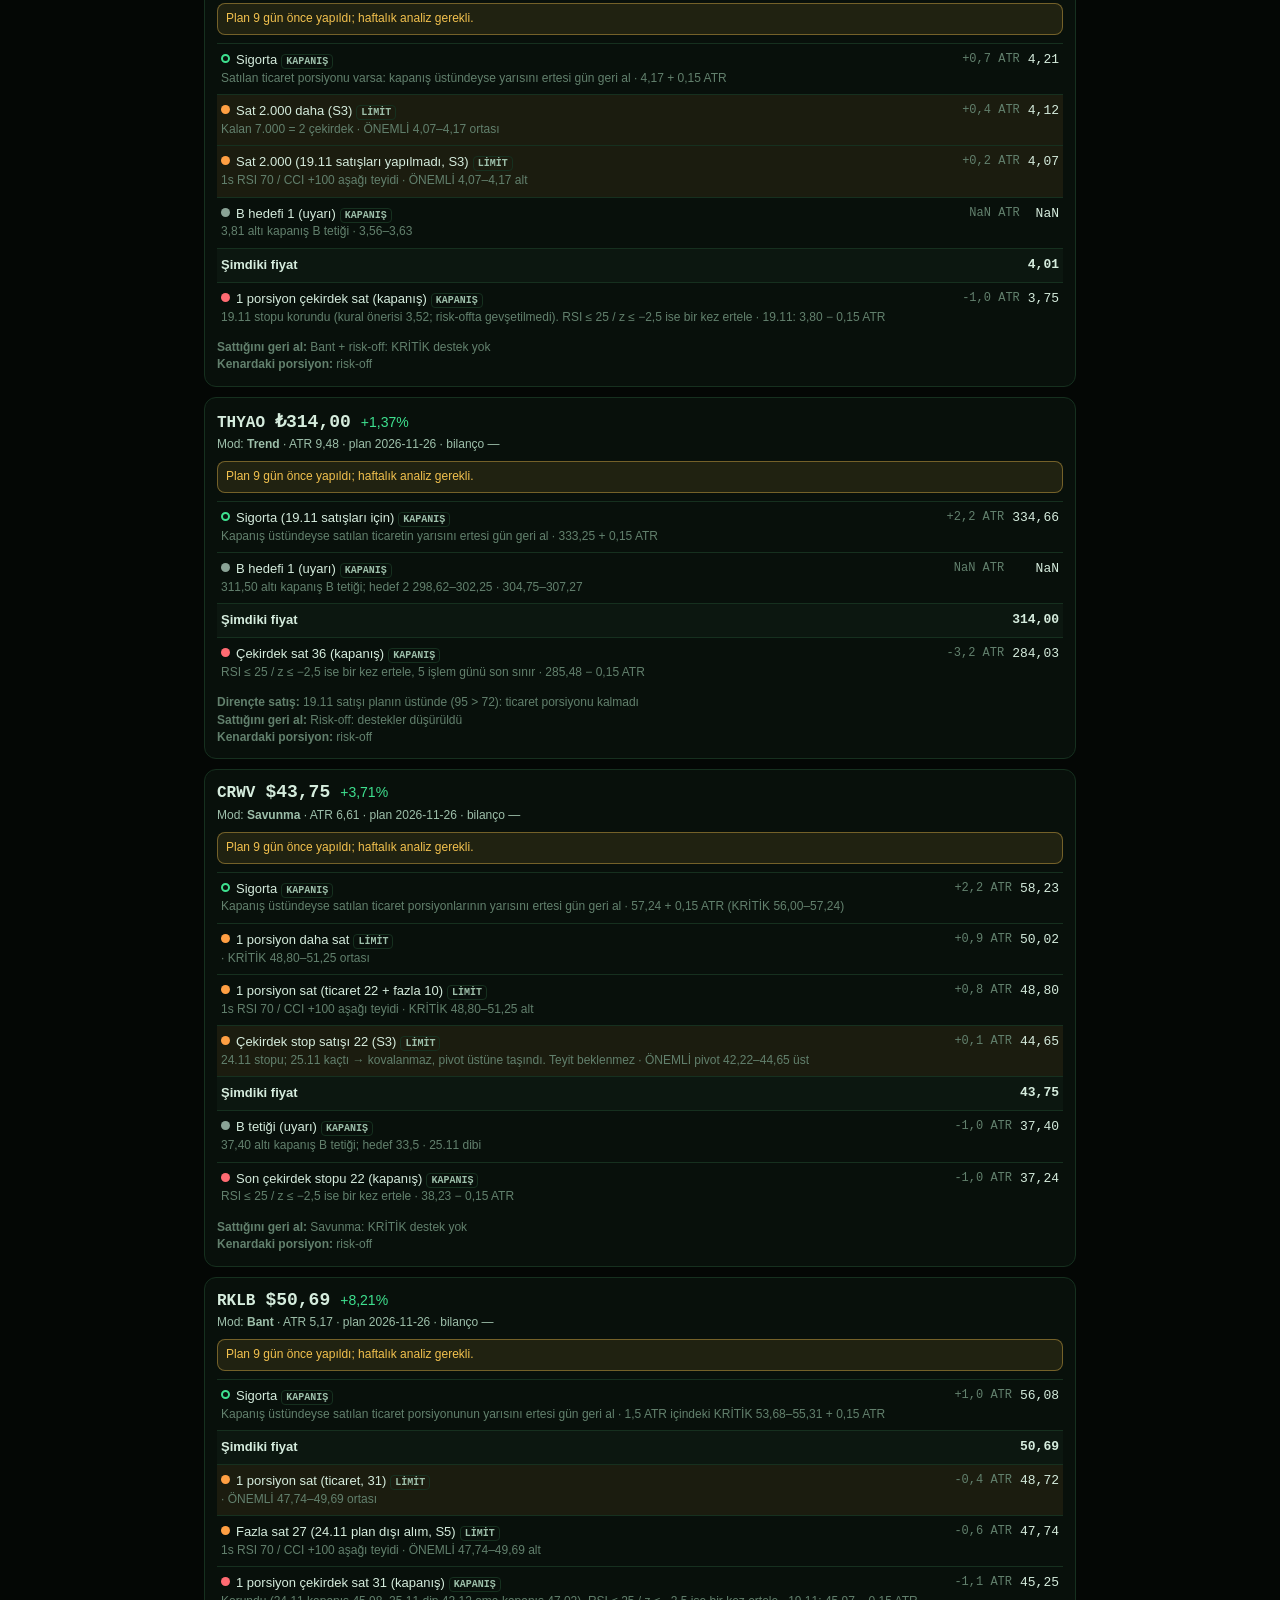
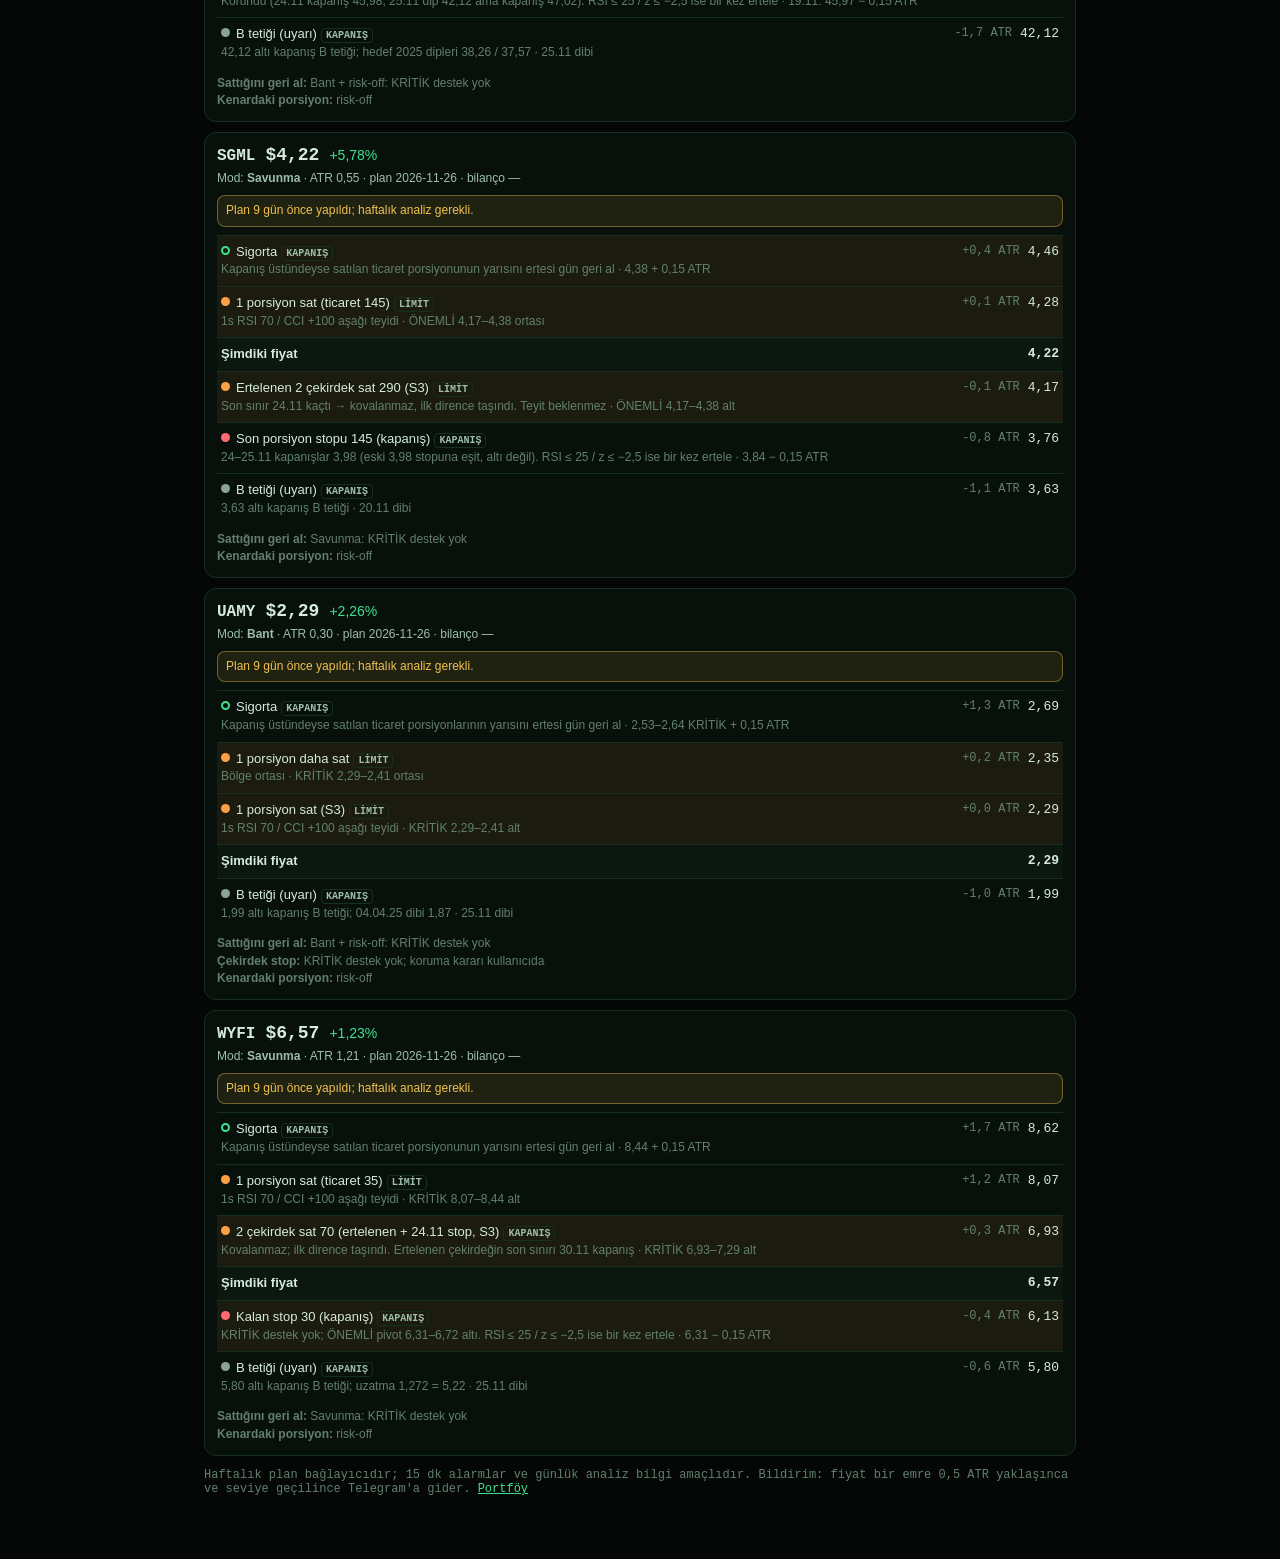
<file: docs/teknik/index.html>
<!doctype html>
<html lang="tr">
<head>
<meta charset="utf-8">
<meta name="viewport" content="width=device-width,initial-scale=1,viewport-fit=cover">
<meta name="robots" content="noindex">
<title>Teknik Plan</title>
<script src="https://telegram.org/js/telegram-web-app.js"></script>
<script src="../tgfs.js?v=1" defer></script>
<style>
:root{--bg:#040705;--surf:#08100b;--surf2:#0c1710;--line:#16301f;--ink:#d5ecdd;--ink2:#9dbfaa;--mute:#62806d;
--sat:#ff9f43;--al:#3ee08f;--sig:#3ee08f;--stop:#ff6b72;--yedek:#b48cff;--uyari:#8aa396;--warn:#f2c14e;
--mono:ui-monospace,SFMono-Regular,Menlo,Consolas,monospace;--sans:-apple-system,BlinkMacSystemFont,"Segoe UI",Roboto,sans-serif}
*{box-sizing:border-box}
html,body{margin:0;background:var(--bg);color:var(--ink);font:14px/1.45 var(--sans)}
.wrap{max-width:900px;margin:0 auto;padding:12px 14px 40px}
h1{font:600 17px var(--mono);color:var(--al);margin:4px 0}
.sub{color:var(--mute);font:12px var(--mono)}
nav{display:flex;gap:6px;flex-wrap:wrap;margin:10px 0}
nav button{font:500 12px var(--mono);color:var(--ink2);background:var(--surf);border:1px solid var(--line);border-radius:8px;padding:8px 10px;cursor:pointer;min-height:34px}
nav button.on{color:var(--bg);background:var(--al);border-color:var(--al)}
nav button i{font-style:normal;color:var(--warn)}
.card{background:var(--surf);border:1px solid var(--line);border-radius:12px;padding:12px;margin:10px 0}
.top{display:flex;align-items:baseline;gap:10px;flex-wrap:wrap}
.sym{font:600 16px var(--mono)}
.px{font:600 18px var(--mono)}
.up{color:var(--al)}.dn{color:var(--stop)}
.meta{color:var(--ink2);font-size:12px;margin-top:4px}
.warn{background:rgba(242,193,78,.1);border:1px solid rgba(242,193,78,.4);color:var(--warn);border-radius:8px;padding:6px 8px;font-size:12px;margin-top:8px}
table{width:100%;border-collapse:collapse;margin-top:8px;font-variant-numeric:tabular-nums}
td{padding:7px 4px;border-top:1px solid var(--line);vertical-align:top;font-size:13px}
td.f{font-family:var(--mono);white-space:nowrap;text-align:right;width:1%}
td.d{font-family:var(--mono);white-space:nowrap;color:var(--mute);text-align:right;width:1%;font-size:12px}
.k{display:inline-block;width:9px;height:9px;border-radius:50%;background:var(--c);margin-right:6px;vertical-align:1px}
.k.sigorta{background:transparent;border:2px solid var(--sig)}
.e{font-weight:500}.c{color:var(--mute);font-size:12px}
.tag{font:600 10px var(--mono);border:1px solid var(--line);border-radius:4px;padding:1px 4px;color:var(--ink2);margin-left:4px}
tr.now td{background:var(--surf2);color:var(--ink);font-weight:600}
tr.yakin td{background:rgba(255,159,67,.08)}
.not{color:var(--mute);font-size:12px;margin-top:6px}
.legend{display:flex;gap:12px;flex-wrap:wrap;color:var(--mute);font-size:12px;margin:6px 0}
a{color:var(--al)}
</style>
</head>
<body>
<div class="wrap">
  <h1>TEKNİK PLAN</h1>
  <div class="sub" id="sub">Yükleniyor…</div>
  <div class="legend">
    <span><span class="k" style="--c:var(--sat)"></span>Sat</span><span><span class="k" style="--c:var(--al)"></span>Geri al</span>
    <span><span class="k sigorta"></span>Sigorta</span><span><span class="k" style="--c:var(--stop)"></span>Çekirdek stop</span>
    <span><span class="k" style="--c:var(--yedek)"></span>Kenardaki</span><span><span class="k" style="--c:var(--uyari)"></span>Uyarı (işlem değil)</span>
  </div>
  <nav id="nav"></nav>
  <div id="list"></div>
  <p class="sub">Haftalık plan bağlayıcıdır; 15 dk alarmlar ve günlük analiz bilgi amaçlıdır. Bildirim: fiyat bir emre 0,5 ATR yaklaşınca ve seviye geçilince Telegram'a gider. <a href="../">Portföy</a></p>
</div>
<script>
(function(){
const tg=window.Telegram&&window.Telegram.WebApp; try{tg&&tg.ready();tg&&tg.expand();}catch(e){}
const C={sat:'var(--sat)',al:'var(--al)',sigorta:'var(--sig)',stop:'var(--stop)',yedek:'var(--yedek)',uyari:'var(--uyari)'};
const fmt=x=>x==null?'—':Number(x).toLocaleString('tr-TR',{minimumFractionDigits:2,maximumFractionDigits:2});
const esc=s=>String(s??'').replace(/[&<>"]/g,c=>({'&':'&amp;','<':'&lt;','>':'&gt;','"':'&quot;'}[c]));
const get=u=>fetch(u+'?t='+Date.now()).then(r=>{if(!r.ok)throw new Error(u);return r.json()});
let sec='Tümü';
Promise.all([get('data/salinim.json'),get('data/meta.json'),get('../data/quotes.json').catch(()=>({})),get('../bist/data/quotes.json').catch(()=>({}))])
.then(([plan,meta,qu,qb])=>{
  const Q=Object.assign({},(qb.quotes||{}),(qu.quotes||{}));
  const H=meta.hisseler||{}; const syms=Object.keys(H).sort((a,b)=>(H[a].pazar+a).localeCompare(H[b].pazar+b));
  document.getElementById('sub').textContent='Plan verisi: '+new Date(meta.guncelleme).toLocaleString('tr-TR')+' · fiyat: '+(qu.updated?new Date(qu.updated).toLocaleTimeString('tr-TR',{hour:'2-digit',minute:'2-digit'}):'—')+' ABD / '+(qb.updated?new Date(qb.updated).toLocaleTimeString('tr-TR',{hour:'2-digit',minute:'2-digit'}):'—')+' BIST';
  const px=s=>{const q=Q[s];if(!q)return null;const x=q.ext&&/pre|post/.test(q.ext.sess||'')?q.ext.p:q.c;return x>0?x:null};
  const near=s=>{const p=px(s),a=H[s].atr;return plan.some(r=>r.hisse===s&&r.fiyat!=null&&r.tip!=='not'&&p&&Math.abs(p-r.fiyat)<=0.5*a)};
  function draw(){
    const nav=document.getElementById('nav'); nav.innerHTML='';
    ['Tümü',...syms].forEach(s=>{const b=document.createElement('button');b.className=s===sec?'on':'';b.innerHTML=esc(s)+(s!=='Tümü'&&near(s)?' <i>●</i>':'');b.onclick=()=>{sec=s;draw()};nav.append(b)});
    const L=document.getElementById('list'); L.innerHTML='';
    (sec==='Tümü'?syms:[sec]).forEach(s=>{
      const m=H[s], p=px(s), q=Q[s]||{}, cur=m.pazar==='bist'?'₺':'$', A=m.atr;
      const rows=plan.filter(r=>r.hisse===s);
      const pr=rows.filter(r=>r.fiyat!=null&&r.tip!=='not').sort((a,b)=>b.fiyat-a.fiyat);
      const notes=rows.filter(r=>r.fiyat==null||r.tip==='not');
      const age=Math.floor((Date.now()-new Date(m.plan+'T00:00:00'))/864e5);
      const lo=pr.length?Math.min(...pr.map(r=>r.fiyat)):null, hi=pr.length?Math.max(...pr.map(r=>r.fiyat)):null;
      const bil=rows[0]?.bilanco||'—';
      let h=`<div class="top"><span class="sym">${esc(s)}</span><span class="px">${p?cur+fmt(p):'—'}</span>`+
        (q.dp!=null?`<span class="${q.dp>=0?'up':'dn'}">${q.dp>=0?'+':''}${fmt(q.dp)}%</span>`:'')+`</div>`+
        `<div class="meta">Mod: <b>${esc(m.mod)}</b> · ATR ${fmt(A)} · plan ${esc(m.plan)} · bilanço ${esc(bil)}</div>`;
      if(age>7)h+=`<div class="warn">Plan ${age} gün önce yapıldı; haftalık analiz gerekli.</div>`;
      if(p&&lo!=null&&(p>hi||p<lo))h+=`<div class="warn">Fiyat emir haritasının dışında (${fmt(lo)}–${fmt(hi)}) — ara güncelleme gerekli.</div>`;
      h+='<table>'; let put=false;
      pr.forEach(r=>{
        if(p&&!put&&p>=r.fiyat){h+=`<tr class="now"><td>Şimdiki fiyat</td><td class="d"></td><td class="f">${fmt(p)}</td></tr>`;put=true}
        const d=p?(r.fiyat-p)/A:null, kap=/kapanış/i.test(r.emir+' '+r.kosul)||r.tip==='sigorta'||r.tip==='stop';
        h+=`<tr class="${d!=null&&Math.abs(d)<=0.5?'yakin':''}"><td><span class="k ${r.tip==='sigorta'?'sigorta':''}" style="--c:${C[r.tip]||'var(--mute)'}"></span><span class="e">${esc(r.emir)}</span><span class="tag">${kap?'KAPANIŞ':r.tip==='al'?'TEYİT':'LİMİT'}</span><div class="c">${esc(r.kosul)}${r.kaynak?' · '+esc(r.kaynak):''}</div></td>`+
           `<td class="d">${d==null?'':(d>0?'+':'')+d.toFixed(1).replace('.',',')+' ATR'}</td><td class="f">${fmt(r.fiyat)}</td></tr>`;
      });
      if(p&&!put)h+=`<tr class="now"><td>Şimdiki fiyat</td><td class="d"></td><td class="f">${fmt(p)}</td></tr>`;
      h+='</table>';
      if(notes.length)h+='<div class="not">'+notes.map(r=>`<b>${esc(r.emir)}:</b> ${esc(r.kosul||r.fiyat_metin)}`).join('<br>')+'</div>';
      const c=document.createElement('div');c.className='card';c.innerHTML=h;L.append(c);
    });
  }
  draw();
}).catch(e=>{document.getElementById('sub').textContent='Yüklenemedi: '+e.message});
})();
</script>
</body>
</html>
</file>
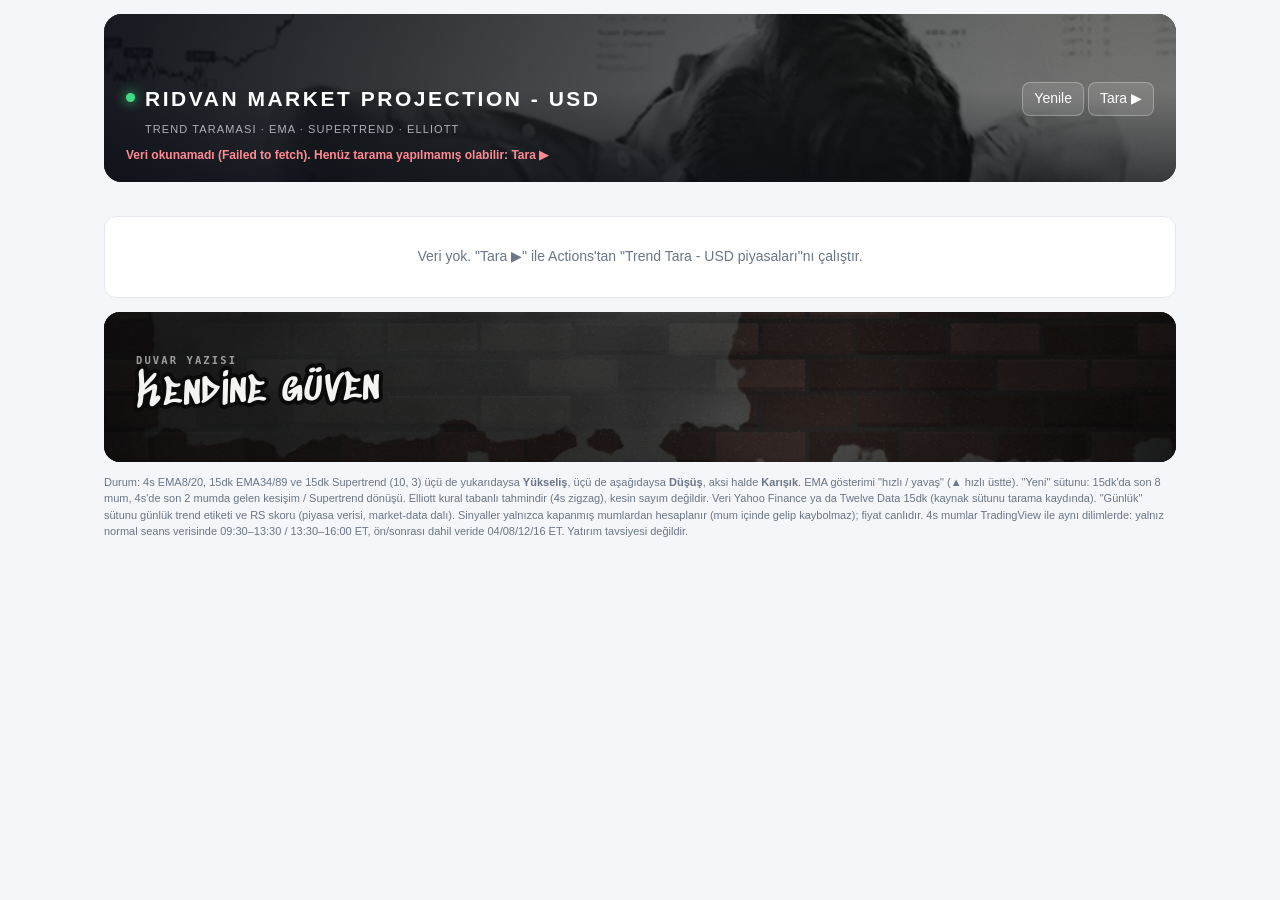
<file: docs/trend/index.html>
<!DOCTYPE html>
<html lang="tr">
<head>
<meta charset="UTF-8">
<meta name="viewport" content="width=device-width, initial-scale=1">
<title>RIDVAN MARKET PROJECTION - USD</title>
<link rel="icon" href="data:,">
<style>
:root{--bg:#f4f6f9;--card:#fff;--text:#1b2430;--muted:#6b7686;--line:#e3e8ef;--up:#16a34a;--up-bg:#e8f7ee;--down:#dc2626;--down-bg:#fdecec;--mix-bg:#f1f3f6;--accent:#2563eb}
@media (prefers-color-scheme:dark){:root{--bg:#0f141b;--card:#1a212b;--text:#e8edf3;--muted:#8d99aa;--line:#2a3340;--up:#34d399;--up-bg:#12332a;--down:#f87171;--down-bg:#3a1c1f;--mix-bg:#232b36;--accent:#60a5fa}}
*{box-sizing:border-box;margin:0;padding:0}
body{background:var(--bg);color:var(--text);font:14px/1.4 -apple-system,BlinkMacSystemFont,"Segoe UI",Roboto,sans-serif;padding:14px;max-width:1100px;margin:0 auto}
header{display:flex;justify-content:space-between;align-items:center;gap:10px;margin-bottom:8px}
h1{font-size:19px}
button,a.btn{font:inherit;color:var(--text);background:var(--card);border:1px solid var(--line);border-radius:8px;padding:6px 11px;cursor:pointer;text-decoration:none;display:inline-block}
button.on{background:var(--accent);color:#fff;border-color:var(--accent)}
#status{font-size:12px;color:var(--muted);margin-bottom:10px}#status.warn{color:var(--down);font-weight:600}
.chips{display:flex;gap:8px;flex-wrap:wrap;margin-bottom:10px}
.sum{display:flex;gap:8px;margin-bottom:10px}
.sum div{flex:1;border-radius:10px;padding:9px 6px;text-align:center;font-weight:700;font-size:20px}
.sum small{display:block;font-size:11px;font-weight:500;color:var(--muted)}
.s-bullish{background:var(--up-bg);color:var(--up)}.s-bearish{background:var(--down-bg);color:var(--down)}.s-mixed,.s-na{background:var(--mix-bg)}
.wrap{overflow-x:auto;background:var(--card);border:1px solid var(--line);border-radius:12px}
table{border-collapse:collapse;width:100%;min-width:820px}
th:hover{color:var(--text)}th.act{color:var(--accent)}
#cards{display:none}
th,td{padding:8px 9px;text-align:left;border-bottom:1px solid var(--line);vertical-align:top}
th{white-space:nowrap}
td.nw{white-space:nowrap}
td.wr{min-width:110px}
td.ev{min-width:130px}
td.sym{white-space:nowrap}
th{user-select:none;font-size:11px;text-transform:uppercase;letter-spacing:.04em;color:var(--muted);cursor:pointer;position:sticky;top:0;background:var(--card)}
tr:last-child td{border-bottom:0}
td.sym{font-weight:700;position:sticky;left:0;background:var(--card)}
.up{color:var(--up)}.down{color:var(--down)}.m{color:var(--muted);font-size:12px}
.badge{border-radius:6px;padding:2px 8px;font-weight:700;font-size:12px;display:inline-block}
.ev{font-size:11px;color:var(--accent);font-weight:600}
.note{font-size:11px;color:var(--muted);margin-top:12px;line-height:1.5}
.cd{background:var(--card);border:1px solid var(--line);border-radius:12px;padding:11px 12px;margin-bottom:8px}
.cd .r{display:flex;justify-content:space-between;align-items:center;gap:8px}
.cd .sy{font-weight:700;font-size:16px}
.cd .sg{margin-top:7px;display:flex;flex-wrap:wrap;gap:4px 14px;font-size:13px}
.cd .sg span small{color:var(--muted);font-size:11px;margin-right:3px}
.cd .el{margin-top:6px;font-size:12px}
.cd .evs{margin-top:6px;display:flex;flex-wrap:wrap;gap:4px}
.cd .evs span{font-size:11px;color:var(--accent);font-weight:600;background:var(--mix-bg);border-radius:99px;padding:1px 8px}
.cd .dl{margin-top:6px;font-size:12px;color:var(--muted)}
@media (max-width:560px){.wrap{display:none}#cards{display:block}.sum div{font-size:18px}}
#empty{padding:30px;text-align:center;color:var(--muted)}
</style>
<link rel="stylesheet" href="../theme.css?v=1">
</head>
<body>
<div class="masthead">
<header>
  <h1><i></i>RIDVAN MARKET PROJECTION - USD</h1>
  <div><button id="refresh">Yenile</button> <a class="btn" id="runlink" target="_blank" rel="noopener">Tara ▶</a></div>
</header>
<div class="tag">TREND TARAMASI · EMA · SUPERTREND · ELLIOTT</div>
<div id="status">Yükleniyor…</div>
</div>
<div class="sum" id="sum"></div>
<div class="chips" id="filters"></div>
<div id="cards"></div>
<div class="wrap"><table id="t"><thead></thead><tbody></tbody></table><div id="empty" hidden>Veri yok. "Tara ▶" ile Actions'tan "Trend Tara - USD piyasaları"nı çalıştır.</div></div>
<div class="motto" role="button" tabindex="0" aria-label="Günün duvar yazısı, dokununca değişir" style="margin-top:14px"><div class="motto-in"><span class="motto-k">DUVAR YAZISI</span><p class="motto-t"></p></div></div>
<p class="note">Durum: 4s EMA8/20, 15dk EMA34/89 ve 15dk Supertrend (10, 3) üçü de yukarıdaysa <b>Yükseliş</b>, üçü de aşağıdaysa <b>Düşüş</b>, aksi halde <b>Karışık</b>.
EMA gösterimi "hızlı / yavaş" (▲ hızlı üstte). "Yeni" sütunu: 15dk'da son 8 mum, 4s'de son 2 mumda gelen kesişim / Supertrend dönüşü.
Elliott kural tabanlı tahmindir (4s zigzag), kesin sayım değildir. Veri Yahoo Finance ya da Twelve Data 15dk (kaynak sütunu tarama kaydında). "Günlük" sütunu günlük trend etiketi ve RS skoru (piyasa verisi, market-data dalı). Sinyaller yalnızca kapanmış mumlardan hesaplanır (mum içinde gelip kaybolmaz); fiyat canlıdır. 4s mumlar TradingView ile aynı dilimlerde: yalnız normal seans verisinde 09:30–13:30 / 13:30–16:00 ET, ön/sonrası dahil veride 04/08/12/16 ET. Yatırım tavsiyesi değildir.</p>
<script src="../motto.js?v=1"></script>
<script>
(function(){
  var REPO="ridvanylmz-code/portfolio-midas";
  /* ?src= yalnızca bu reponun raw dosyalarına izin verir (başka adresten veri/XSS yüklenmesin). */
  var SRC0=new URLSearchParams(location.search).get("src")||"";
  var SRC=/^https:\/\/raw\.githubusercontent\.com\/ridvanylmz-code\/portfolio-midas\/[\w.\-\/]+$/.test(SRC0)?SRC0:("https://raw.githubusercontent.com/"+REPO+"/trend-data/trend.json");
  document.getElementById("runlink").href="https://github.com/"+REPO+"/actions/workflows/trend.yml";
  var DATA=null, filt="all", sortKey="score", sortDir=-1;
  var ORDER={bullish:3,mixed:2,"n/a":1,bearish:0};
  var COLS=[["sym","Hisse"],["price","Fiyat"],["chg","Gün %"],["state","Durum"],["h4","4s EMA 8/20"],["m15","15dk EMA 34/89"],["st","Supertrend 15dk"],["ell","Elliott (muhtemel)"],["day","Günlük"],["ev","Yeni"]];
  var MKT_URL="https://raw.githubusercontent.com/"+REPO+"/market-data/market.json", MK=null;
  var LBL={bullish:"Yükseliş",bearish:"Düşüş",mixed:"Karışık","n/a":"Veri yok"};
  function esc(s){return String(s).replace(/[&<>"]/g,function(c){return{"&":"&amp;","<":"&lt;",">":"&gt;",'"':"&quot;"}[c]})}
  function f(n,d){return n==null?"–":Number(n).toFixed(d==null?2:d)}
  function arrow(d){return d==="up"?'<span class="up">▲</span>':d==="down"?'<span class="down">▼</span>':"–"}
  function ema(p,a,b){if(!p)return "–";return arrow(p.dir)+' <span class="m">'+f(p["ema"+a])+" / "+f(p["ema"+b])+"</span>"}
  function dayInfo(t){var m=MK&&MK.stocks&&Object.prototype.hasOwnProperty.call(MK.stocks,t)?MK.stocks[t]:null;if(!m)return null;
    return {label:m.trend&&m.trend.label?String(m.trend.label):null,rs:m.rs&&typeof m.rs.score==="number"?m.rs.score:null}}
  function dayRs(t){var d=dayInfo(t);return d&&d.rs!=null?d.rs:null}
  function sg(n,d){return (n>0?"+":n<0?"\u2212":"")+Math.abs(n).toFixed(d).replace(".",",")}
  function dayHtml(t){var d=dayInfo(t);if(!d||(!d.label&&d.rs==null))return "–";
    return (d.label?esc(d.label):"")+(d.rs!=null?' <span class="m '+(d.rs>0?"up":d.rs<0?"down":"")+'">RS '+sg(d.rs,1)+"</span>":"")}
  function pctS(n){return n==null?"–":(n>0?"+":n<0?"\u2212":"")+"%"+Math.abs(n).toFixed(2).replace(".",",")}
  function rowOf(t,v){
    var st=v.st15,pe=v.elliott;
    return {sym:t,price:v.price,chg:v.chg_pct,state:v.state||"n/a",score:v.score||0,v:v,
      h4:v.h4?(v.h4.dir==="up"?1:-1):0,m15:v.m15?(v.m15.dir==="up"?1:-1):0,st:st?(st.dir==="up"?1:-1):0,
      ell:pe&&pe.bias==="up"?pe.wave||0:pe&&pe.bias==="down"?-(pe.wave||0):0,ev:(v.events||[]).length,day:dayRs(t)};
  }
  function cell(r,k){
    var v=r.v;
    if(k==="sym")return '<td class="sym">'+esc(r.sym)+"</td>";
    if(k==="day")return '<td class="wr">'+dayHtml(r.sym)+"</td>";
    if(v.state==="n/a"&&k!=="state")return '<td class="m">–</td>';
    if(k==="price")return "<td>"+f(v.price)+(v.ext?(v.ext==="pre"?" 🌅":" 🌙"):"")+(v.ext&&v.close!=null?'<div class="m">kapanış '+f(v.close)+"</div>":"")+"</td>";
    if(k==="chg")return '<td class="nw '+(v.chg_pct>0?"up":v.chg_pct<0?"down":"")+'">'+pctS(v.chg_pct)+"</td>";
    if(k==="state"){var sv=LBL.hasOwnProperty(v.state)?v.state:"n/a";return '<td><span class="badge s-'+(sv==="n/a"?"na":sv)+'">'+LBL[sv]+"</span></td>"}
    if(k==="h4")return "<td>"+ema(v.h4,8,20)+"</td>";
    if(k==="m15")return "<td>"+ema(v.m15,34,89)+"</td>";
    if(k==="st"){var s=v.st15;return "<td>"+(s?arrow(s.dir)+' <span class="m">'+f(s.line)+" ("+(s.dist_pct>0?"+":"")+f(s.dist_pct,1)+"%)</span>":"–")+"</td>"}
    if(k==="ell"){var e=v.elliott;if(!e)return '<td class="m">–</td>';var c=e.bias==="up"?"up":e.bias==="down"?"down":"m";return '<td class="wr '+c+'">'+esc(e.label)+"</td>"}
    if(k==="ev")return '<td class="ev">'+((v.events||[]).map(esc).join("<br>")||'<span class="m">–</span>')+"</td>";
    return "<td></td>";
  }
  function cardOf(r){
    var v=r.v,sv=LBL.hasOwnProperty(v.state)?v.state:"n/a";
    var h='<div class="cd"><div class="r"><span class="sy">'+esc(r.sym)+'</span><span class="badge s-'+(sv==="n/a"?"na":sv)+'">'+LBL[sv]+"</span></div>";
    h+='<div class="r" style="margin-top:3px"><span>'+(v.price==null?"–":f(v.price)+(v.ext?(v.ext==="pre"?" 🌅":" 🌙"):""))+'</span><span class="'+(v.chg_pct>0?"up":v.chg_pct<0?"down":"")+'">'+pctS(v.chg_pct)+"</span></div>";
    if(sv!=="n/a"){
      h+='<div class="sg"><span><small>4s EMA</small>'+arrow(v.h4&&v.h4.dir)+'</span><span><small>15dk EMA</small>'+arrow(v.m15&&v.m15.dir)+'</span><span><small>Supertrend</small>'+arrow(v.st15&&v.st15.dir)+"</span></div>";
      if(v.elliott){var c=v.elliott.bias==="up"?"up":v.elliott.bias==="down"?"down":"m";h+='<div class="el '+c+'">Elliott: '+esc(v.elliott.label)+"</div>"}
      var ev=v.events||[];if(ev.length)h+='<div class="evs">'+ev.map(function(e){return "<span>"+esc(e)+"</span>"}).join("")+"</div>";
    }
    var d=dayInfo(r.sym);if(d&&(d.label||d.rs!=null))h+='<div class="dl">Günlük: '+dayHtml(r.sym)+"</div>";
    return h+"</div>";
  }
  function render(){
    var tb=document.querySelector("#t tbody"),th=document.querySelector("#t thead");
    var rows=Object.keys(DATA.tickers).map(function(t){return rowOf(t,DATA.tickers[t])});
    var cnt={bullish:0,mixed:0,bearish:0,"n/a":0};rows.forEach(function(r){cnt[r.state]=(cnt[r.state]||0)+1});
    document.getElementById("sum").innerHTML=
      '<div class="s-bullish">'+cnt.bullish+"<small>Yükseliş</small></div><div class=\"s-mixed\">"+cnt.mixed+"<small>Karışık</small></div><div class=\"s-bearish\">"+cnt.bearish+"<small>Düşüş</small></div>";
    var fl=[["all","Hepsi"],["bullish","Yükseliş"],["mixed","Karışık"],["bearish","Düşüş"],["ev","Yeni sinyal"]];
    document.getElementById("filters").innerHTML=fl.map(function(x){return '<button data-f="'+x[0]+'"'+(filt===x[0]?' class="on"':"")+">"+x[1]+"</button>"}).join("");
    if(filt==="ev")rows=rows.filter(function(r){return r.ev>0});else if(filt!=="all")rows=rows.filter(function(r){return r.state===filt});
    rows.sort(function(a,b){
      var x=a[sortKey],y=b[sortKey];
      if(sortKey==="state"){x=ORDER[x];y=ORDER[y]}
      if(sortKey==="day"||sortKey==="price"||sortKey==="chg"){if(x==null&&y==null)return a.sym<b.sym?-1:1;if(x==null)return 1;if(y==null)return -1}
      if(sortKey==="sym")return sortDir*(x<y?-1:x>y?1:0);
      if(x==null)x=-1e9;if(y==null)y=-1e9;
      return sortDir*(x-y)||(a.sym<b.sym?-1:1);
    });
    th.innerHTML="<tr>"+COLS.map(function(c){var on=sortKey===c[0];return '<th data-k="'+c[0]+'" class="'+(on?"act":"")+'" aria-sort="'+(on?(sortDir>0?"ascending":"descending"):"none")+'" tabindex="0" title="Sırala">'+c[1]+(on?(sortDir>0?" ▲":" ▼"):' <span style="opacity:.3">↕</span>')+"</th>"}).join("")+"</tr>";
    tb.innerHTML=rows.map(function(r){return "<tr>"+COLS.map(function(c){return cell(r,c[0])}).join("")+"</tr>"}).join("");
    document.getElementById("cards").innerHTML=rows.map(cardOf).join("");
    document.getElementById("empty").hidden=rows.length>0;
  }
  function load(){
    var st=document.getElementById("status");st.className="";st.textContent="Yükleniyor…";
    fetch(SRC+(SRC.indexOf("?")<0?"?":"&")+"t="+Date.now(),{cache:"no-store"}).then(function(r){if(!r.ok)throw new Error("HTTP "+r.status);return r.json()}).then(function(d){
      DATA=d;var u=new Date(d.updated),age=Math.round((Date.now()-u)/60000);
      st.textContent="Son tarama: "+u.toLocaleString("tr-TR",{timeZone:"Europe/Istanbul",day:"2-digit",month:"2-digit",hour:"2-digit",minute:"2-digit"})+" (İstanbul) · "+(age<90?age+" dk önce":Math.round(age/60)+" sa önce")+" · "+d.ok+"/"+d.count+" hisse";
      if(d.ok<d.count){st.className="warn";st.textContent+=" · eksikler: "+Object.keys(d.tickers).filter(function(t){return d.tickers[t].state==="n/a"}).join(", ")}
      render();
    }).catch(function(e){st.className="warn";st.textContent="Veri okunamadı ("+e.message+"). Henüz tarama yapılmamış olabilir: Tara ▶";document.getElementById("empty").hidden=false});
  }
  document.getElementById("refresh").onclick=function(){loadMk();load()};
  document.getElementById("filters").onclick=function(e){var b=e.target.closest("button");if(b&&DATA){filt=b.dataset.f;render()}};
  document.querySelector("#t thead").onclick=function(e){var h=e.target.closest("th");if(!h||!DATA)return;var k=h.dataset.k;if(sortKey===k)sortDir*=-1;else{sortKey=k;sortDir=k==="sym"?1:-1}render()};
  function loadMk(){fetch(MKT_URL+"?t="+Date.now(),{cache:"no-store"}).then(function(r){if(!r.ok)throw 0;return r.json()}).then(function(j){if(j&&typeof j==="object"&&j.stocks){MK=j;if(DATA)render()}}).catch(function(){})}
  document.querySelector("#t thead").onkeydown=function(e){if(e.key==="Enter"||e.key===" "){e.preventDefault();this.onclick(e)}};
  loadMk();
  load();
})();
</script>
</body>
</html>
</file>
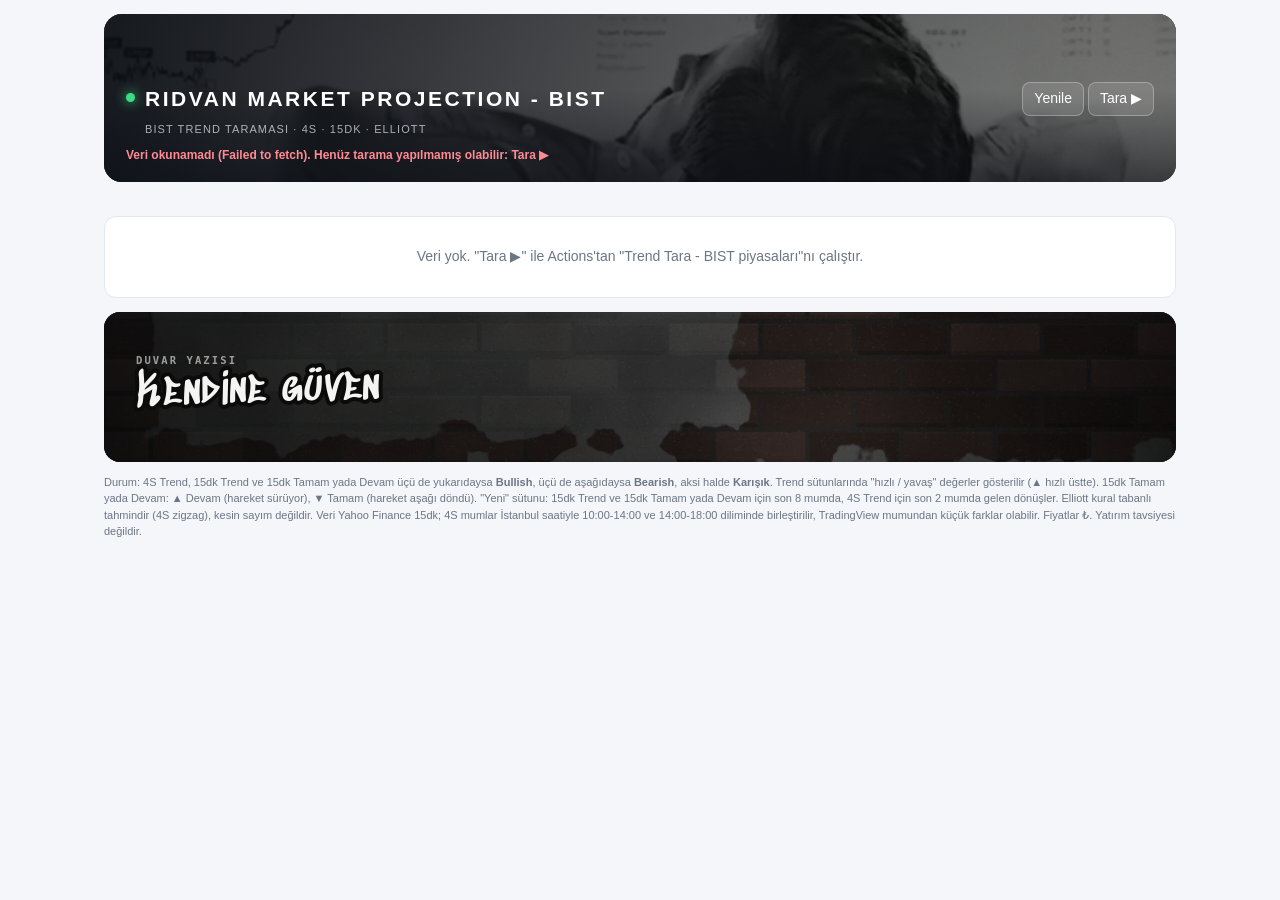
<file: docs/trend/bist/index.html>
<!DOCTYPE html>
<html lang="tr">
<head>
<meta charset="UTF-8">
<meta name="viewport" content="width=device-width, initial-scale=1">
<title>RIDVAN MARKET PROJECTION - BIST</title>
<link rel="icon" href="data:,">
<style>
:root{--bg:#f4f6f9;--card:#fff;--text:#1b2430;--muted:#6b7686;--line:#e3e8ef;--up:#16a34a;--up-bg:#e8f7ee;--down:#dc2626;--down-bg:#fdecec;--mix-bg:#f1f3f6;--accent:#2563eb}
@media (prefers-color-scheme:dark){:root{--bg:#0f141b;--card:#1a212b;--text:#e8edf3;--muted:#8d99aa;--line:#2a3340;--up:#34d399;--up-bg:#12332a;--down:#f87171;--down-bg:#3a1c1f;--mix-bg:#232b36;--accent:#60a5fa}}
*{box-sizing:border-box;margin:0;padding:0}
body{background:var(--bg);color:var(--text);font:14px/1.4 -apple-system,BlinkMacSystemFont,"Segoe UI",Roboto,sans-serif;padding:14px;max-width:1100px;margin:0 auto}
header{display:flex;justify-content:space-between;align-items:center;gap:10px;margin-bottom:8px}
h1{font-size:19px}
button,a.btn{font:inherit;color:var(--text);background:var(--card);border:1px solid var(--line);border-radius:8px;padding:6px 11px;cursor:pointer;text-decoration:none;display:inline-block}
button.on{background:var(--accent);color:#fff;border-color:var(--accent)}
#status{font-size:12px;color:var(--muted);margin-bottom:10px}#status.warn{color:var(--down);font-weight:600}
.chips{display:flex;gap:8px;flex-wrap:wrap;margin-bottom:10px}
.sum{display:flex;gap:8px;margin-bottom:10px}
.sum div{flex:1;border-radius:10px;padding:9px 6px;text-align:center;font-weight:700;font-size:20px}
.sum small{display:block;font-size:11px;font-weight:500;color:var(--muted)}
.s-bullish{background:var(--up-bg);color:var(--up)}.s-bearish{background:var(--down-bg);color:var(--down)}.s-mixed,.s-na{background:var(--mix-bg)}
.wrap{overflow-x:auto;background:var(--card);border:1px solid var(--line);border-radius:12px}
table{border-collapse:collapse;width:100%;min-width:760px}
th:hover{color:var(--text)}th.act{color:var(--accent)}
#cards{display:none}
th,td{padding:8px 9px;text-align:left;border-bottom:1px solid var(--line);white-space:nowrap;vertical-align:top}
td.wr{min-width:110px}
td.ev{min-width:130px}
th{user-select:none;font-size:11px;text-transform:uppercase;letter-spacing:.04em;color:var(--muted);cursor:pointer;position:sticky;top:0;background:var(--card)}
tr:last-child td{border-bottom:0}
td.sym{font-weight:700;position:sticky;left:0;background:var(--card)}
.up{color:var(--up)}.down{color:var(--down)}.m{color:var(--muted);font-size:12px}
.badge{border-radius:6px;padding:2px 8px;font-weight:700;font-size:12px;display:inline-block}
.ev{font-size:11px;color:var(--accent);font-weight:600}
.note{font-size:11px;color:var(--muted);margin-top:12px;line-height:1.5}
#empty{padding:30px;text-align:center;color:var(--muted)}
.cd{background:var(--card);border:1px solid var(--line);border-radius:12px;padding:11px 12px;margin-bottom:8px}
.cd .r{display:flex;justify-content:space-between;align-items:center;gap:8px}
.cd .sy{font-weight:700;font-size:16px}
.cd .sg{margin-top:7px;display:flex;flex-wrap:wrap;gap:4px 14px;font-size:13px}
.cd .sg span small{color:var(--muted);font-size:11px;margin-right:3px}
.cd .el{margin-top:6px;font-size:12px}
.cd .evs{margin-top:6px;display:flex;flex-wrap:wrap;gap:4px}
.cd .evs span{font-size:11px;color:var(--accent);font-weight:600;background:var(--mix-bg);border-radius:99px;padding:1px 8px}
.cd .dl{margin-top:6px;font-size:12px;color:var(--muted)}
@media (max-width:560px){.wrap{display:none}#cards{display:block}.sum div{font-size:18px}}
</style>
<link rel="stylesheet" href="../../theme.css?v=1">
</head>
<body>
<div class="masthead">
<header>
  <h1><i></i>RIDVAN MARKET PROJECTION - BIST</h1>
  <div><button id="refresh">Yenile</button> <a class="btn" id="runlink" target="_blank" rel="noopener">Tara ▶</a></div>
</header>
<div class="tag">BIST TREND TARAMASI · 4S · 15DK · ELLIOTT</div>
<div id="status">Yükleniyor…</div>
</div>
<div class="sum" id="sum"></div>
<div class="chips" id="filters"></div>
<div id="cards"></div>
<div class="wrap"><table id="t"><thead></thead><tbody></tbody></table><div id="empty" hidden>Veri yok. "Tara ▶" ile Actions'tan "Trend Tara - BIST piyasaları"nı çalıştır.</div></div>
<div class="motto" role="button" tabindex="0" aria-label="Günün duvar yazısı, dokununca değişir" style="margin-top:14px"><div class="motto-in"><span class="motto-k">DUVAR YAZISI</span><p class="motto-t"></p></div></div>
<p class="note">Durum: 4S Trend, 15dk Trend ve 15dk Tamam yada Devam üçü de yukarıdaysa <b>Bullish</b>, üçü de aşağıdaysa <b>Bearish</b>, aksi halde <b>Karışık</b>.
Trend sütunlarında "hızlı / yavaş" değerler gösterilir (▲ hızlı üstte). 15dk Tamam yada Devam: ▲ Devam (hareket sürüyor), ▼ Tamam (hareket aşağı döndü).
"Yeni" sütunu: 15dk Trend ve 15dk Tamam yada Devam için son 8 mumda, 4S Trend için son 2 mumda gelen dönüşler.
Elliott kural tabanlı tahmindir (4S zigzag), kesin sayım değildir. Veri Yahoo Finance 15dk; 4S mumlar İstanbul saatiyle 10:00-14:00 ve 14:00-18:00 diliminde birleştirilir, TradingView mumundan küçük farklar olabilir. Fiyatlar ₺. Yatırım tavsiyesi değildir.</p>
<script src="../../motto.js?v=1"></script>
<script>
(function(){
  var REPO="ridvanylmz-code/portfolio-midas";
  /* ?src= yalnızca bu reponun raw dosyalarına izin verir (başka adresten veri/XSS yüklenmesin). */
  var SRC0=new URLSearchParams(location.search).get("src")||"";
  var SRC=/^https:\/\/raw\.githubusercontent\.com\/ridvanylmz-code\/portfolio-midas\/[\w.\-\/]+$/.test(SRC0)?SRC0:("https://raw.githubusercontent.com/"+REPO+"/trend-bist-data/trend-bist.json");
  document.getElementById("runlink").href="https://github.com/"+REPO+"/actions/workflows/trend-bist.yml";
  var DATA=null, filt="all", sortKey="score", sortDir=-1;
  var ORDER={bullish:3,mixed:2,"n/a":1,bearish:0};
  var LBL={bullish:"Bullish",bearish:"Bearish",mixed:"Karışık","n/a":"Veri yok"};
  function pctS(n){return n==null?"–":(n>0?"+":n<0?"\u2212":"")+"%"+Math.abs(n).toFixed(2).replace(".",",")}
  var COLS=[["sym","Hisse"],["price","Fiyat"],["chg","Gün %"],["state","Durum"],["h4","4S Trend"],["m15","15dk Trend"],["st","15dk Tamam yada Devam"],["ell","Elliott (muhtemel)"],["ev","Yeni"]];
  function esc(s){return String(s).replace(/[&<>"]/g,function(c){return{"&":"&amp;","<":"&lt;",">":"&gt;",'"':"&quot;"}[c]})}
  function f(n,d){return n==null?"–":Number(n).toFixed(d==null?2:d)}
  function arrow(d){return d==="up"?'<span class="up">▲</span>':d==="down"?'<span class="down">▼</span>':"–"}
  function ema(p,a,b){if(!p)return "–";return arrow(p.dir)+' <span class="m">'+f(p["ema"+a])+" / "+f(p["ema"+b])+"</span>"}
  function rowOf(t,v){
    var st=v.st15,pe=v.elliott;
    return {sym:t,price:v.price,chg:v.chg_pct,state:v.state||"n/a",score:v.score||0,v:v,
      h4:v.h4?(v.h4.dir==="up"?1:-1):0,m15:v.m15?(v.m15.dir==="up"?1:-1):0,st:st?(st.dir==="up"?1:-1):0,
      ell:pe&&pe.bias==="up"?pe.wave||0:pe&&pe.bias==="down"?-(pe.wave||0):0,ev:(v.events||[]).length};
  }
  function cell(r,k){
    var v=r.v;
    if(k==="sym")return '<td class="sym">'+esc(r.sym)+"</td>";
    if(v.state==="n/a"&&k!=="state")return '<td class="m">–</td>';
    if(k==="price")return "<td>"+f(v.price)+"</td>";
    if(k==="chg")return '<td class="nw '+(v.chg_pct>0?"up":v.chg_pct<0?"down":"")+'">'+pctS(v.chg_pct)+"</td>";
    if(k==="state"){var L={bullish:"Bullish",bearish:"Bearish",mixed:"Karışık","n/a":"Veri yok"};var sv=L.hasOwnProperty(v.state)?v.state:"n/a";return '<td><span class="badge s-'+(sv==="n/a"?"na":sv)+'">'+L[sv]+"</span></td>"}
    if(k==="h4")return "<td>"+ema(v.h4,8,20)+"</td>";
    if(k==="m15")return "<td>"+ema(v.m15,34,89)+"</td>";
    if(k==="st"){var s=v.st15;return "<td>"+(s?arrow(s.dir)+' <b>'+(s.dir==="up"?"Devam":"Tamam")+'</b> <span class="m">'+f(s.line)+" ("+(s.dist_pct>0?"+":"")+f(s.dist_pct,1)+"%)</span>":"–")+"</td>"}
    if(k==="ell"){var e=v.elliott;if(!e)return '<td class="m">–</td>';var c=e.bias==="up"?"up":e.bias==="down"?"down":"m";return '<td class="wr '+c+'">'+esc(e.label)+"</td>"}
    if(k==="ev")return '<td class="ev">'+((v.events||[]).map(esc).join("<br>")||'<span class="m">–</span>')+"</td>";
    return "<td></td>";
  }
  function cardOf(r){
    var v=r.v,sv=LBL.hasOwnProperty(v.state)?v.state:"n/a";
    var h='<div class="cd"><div class="r"><span class="sy">'+esc(r.sym)+'</span><span class="badge s-'+(sv==="n/a"?"na":sv)+'">'+LBL[sv]+"</span></div>";
    h+='<div class="r" style="margin-top:3px"><span>'+(v.price==null?"–":f(v.price))+'</span><span class="'+(v.chg_pct>0?"up":v.chg_pct<0?"down":"")+'">'+pctS(v.chg_pct)+"</span></div>";
    if(sv!=="n/a"){
      h+='<div class="sg"><span><small>4S Trend</small>'+arrow(v.h4&&v.h4.dir)+'</span><span><small>15dk Trend</small>'+arrow(v.m15&&v.m15.dir)+'</span><span><small>15dk Tamam yada Devam</small>'+arrow(v.st15&&v.st15.dir)+"</span></div>";
      if(v.elliott){var c=v.elliott.bias==="up"?"up":v.elliott.bias==="down"?"down":"m";h+='<div class="el '+c+'">Elliott: '+esc(v.elliott.label)+"</div>"}
      var ev=v.events||[];if(ev.length)h+='<div class="evs">'+ev.map(function(e){return "<span>"+esc(e)+"</span>"}).join("")+"</div>";
    }
    return h+"</div>";
  }
  function render(){
    var tb=document.querySelector("#t tbody"),th=document.querySelector("#t thead");
    var rows=Object.keys(DATA.tickers).map(function(t){return rowOf(t,DATA.tickers[t])});
    var cnt={bullish:0,mixed:0,bearish:0,"n/a":0};rows.forEach(function(r){cnt[r.state]=(cnt[r.state]||0)+1});
    document.getElementById("sum").innerHTML=
      '<div class="s-bullish">'+cnt.bullish+"<small>Bullish</small></div><div class=\"s-mixed\">"+cnt.mixed+"<small>Karışık</small></div><div class=\"s-bearish\">"+cnt.bearish+"<small>Bearish</small></div>";
    var fl=[["all","Hepsi"],["bullish","Bullish"],["mixed","Karışık"],["bearish","Bearish"],["ev","Yeni sinyal"]];
    document.getElementById("filters").innerHTML=fl.map(function(x){return '<button data-f="'+x[0]+'"'+(filt===x[0]?' class="on"':"")+">"+x[1]+"</button>"}).join("");
    if(filt==="ev")rows=rows.filter(function(r){return r.ev>0});else if(filt!=="all")rows=rows.filter(function(r){return r.state===filt});
    rows.sort(function(a,b){
      var x=a[sortKey],y=b[sortKey];
      if(sortKey==="state"){x=ORDER[x];y=ORDER[y]}
      if(sortKey==="price"||sortKey==="chg"){if(x==null&&y==null)return a.sym<b.sym?-1:1;if(x==null)return 1;if(y==null)return -1}
      if(sortKey==="sym")return sortDir*(x<y?-1:x>y?1:0);
      if(x==null)x=-1e9;if(y==null)y=-1e9;
      return sortDir*(x-y)||(a.sym<b.sym?-1:1);
    });
    th.innerHTML="<tr>"+COLS.map(function(c){var on=sortKey===c[0];return '<th data-k="'+c[0]+'" class="'+(on?"act":"")+'" aria-sort="'+(on?(sortDir>0?"ascending":"descending"):"none")+'" tabindex="0" title="Sırala">'+c[1]+(on?(sortDir>0?" ▲":" ▼"):' <span style="opacity:.3">↕</span>')+"</th>"}).join("")+"</tr>";
    tb.innerHTML=rows.map(function(r){return "<tr>"+COLS.map(function(c){return cell(r,c[0])}).join("")+"</tr>"}).join("");
    document.getElementById("cards").innerHTML=rows.map(cardOf).join("");
    document.getElementById("empty").hidden=rows.length>0;
  }
  function load(){
    var st=document.getElementById("status");st.className="";st.textContent="Yükleniyor…";
    fetch(SRC+(SRC.indexOf("?")<0?"?":"&")+"t="+Date.now(),{cache:"no-store"}).then(function(r){if(!r.ok)throw new Error("HTTP "+r.status);return r.json()}).then(function(d){
      DATA=d;var u=new Date(d.updated),age=Math.round((Date.now()-u)/60000);
      st.textContent="Son tarama: "+u.toLocaleString("tr-TR",{timeZone:"Europe/Istanbul",day:"2-digit",month:"2-digit",hour:"2-digit",minute:"2-digit"})+" (İstanbul) · "+(age<90?age+" dk önce":Math.round(age/60)+" sa önce")+" · "+d.ok+"/"+d.count+" hisse";
      if(d.ok<d.count){st.className="warn";st.textContent+=" · eksikler: "+Object.keys(d.tickers).filter(function(t){return d.tickers[t].state==="n/a"}).join(", ")}
      render();
    }).catch(function(e){st.className="warn";st.textContent="Veri okunamadı ("+e.message+"). Henüz tarama yapılmamış olabilir: Tara ▶";document.getElementById("empty").hidden=false});
  }
  document.getElementById("refresh").onclick=load;
  document.querySelector("#t thead").onkeydown=function(e){if(e.key==="Enter"||e.key===" "){e.preventDefault();this.onclick(e)}};
  document.getElementById("filters").onclick=function(e){var b=e.target.closest("button");if(b&&DATA){filt=b.dataset.f;render()}};
  document.querySelector("#t thead").onclick=function(e){var h=e.target.closest("th");if(!h||!DATA)return;var k=h.dataset.k;if(sortKey===k)sortDir*=-1;else{sortKey=k;sortDir=k==="sym"?1:-1}render()};
  load();
})();
</script>
</body>
</html>
</file>
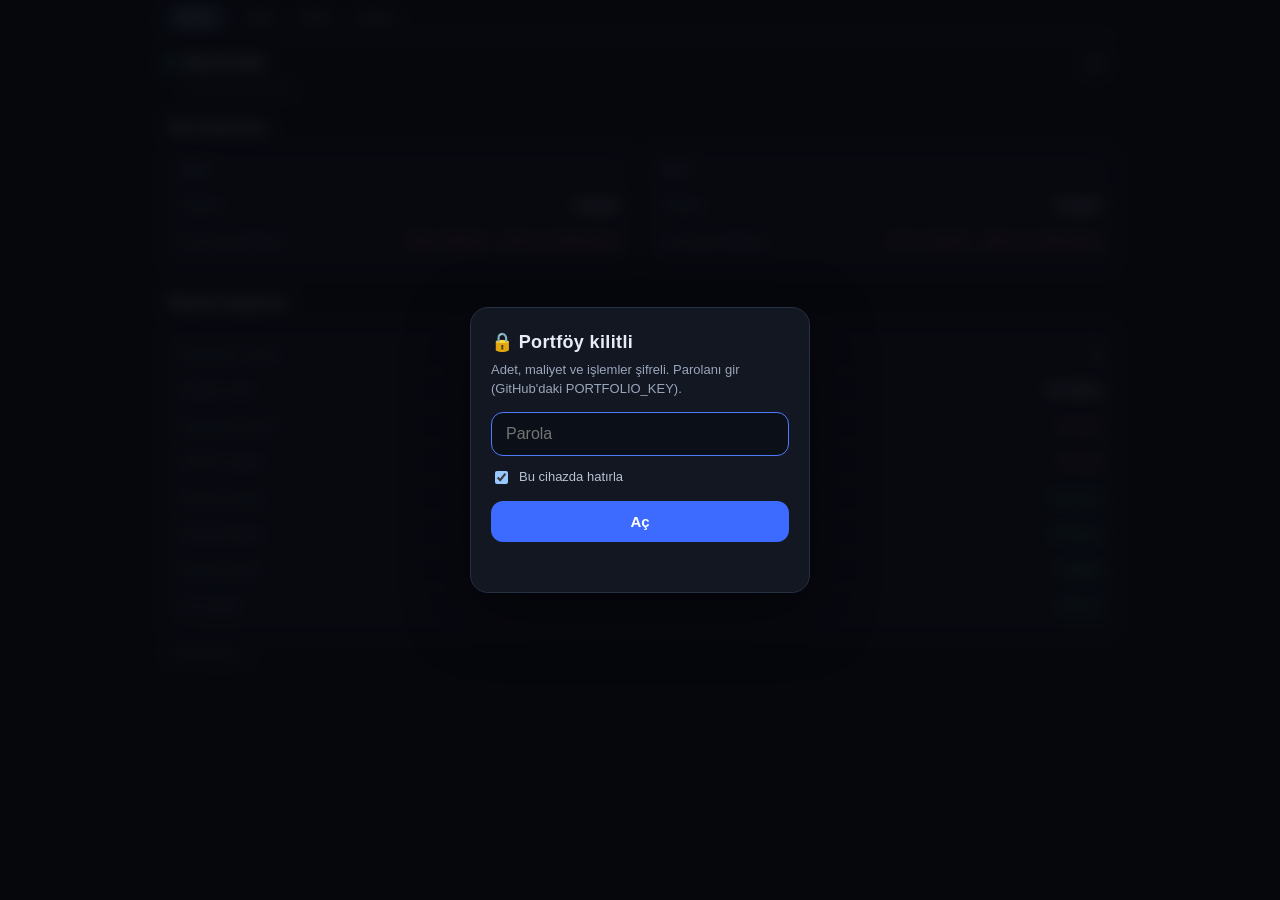
<file: docs/bugun.html>
<!doctype html>
<html lang="tr">
<head>
<meta charset="utf-8">
<meta name="viewport" content="width=device-width,initial-scale=1,viewport-fit=cover">
<meta name="color-scheme" content="dark">
<meta name="robots" content="noindex">
<title>Bugün · RIDVAN // COCKPIT</title>
<link rel="manifest" href="manifest.webmanifest">
<link rel="apple-touch-icon" href="img/icon-192.png">
<meta name="theme-color" content="#0a0d14">
<meta name="mobile-web-app-capable" content="yes">
<meta name="apple-mobile-web-app-capable" content="yes">
<meta name="apple-mobile-web-app-title" content="Cockpit">
<script src="https://telegram.org/js/telegram-web-app.js"></script>
<script src="tgfs.js?v=1" defer></script>
<style>
:root{
  --bg:#0a0d14; --card:#11151f; --line:#1d2330; --txt:#e8ecf4; --mut:#7d8798;
  --up:#3ddc84; --dn:#ff5c6c; --warn:#f5b942; --chip:#1a2030; --on:#27304a; --acc:#5aa9ff;
}
*{box-sizing:border-box;-webkit-tap-highlight-color:transparent}
html{background:var(--bg)}
html,body{margin:0;color:var(--txt);font:15px/1.4 -apple-system,BlinkMacSystemFont,"Segoe UI",Roboto,sans-serif}
body{padding:0 14px calc(40px + env(safe-area-inset-bottom));max-width:980px;margin:0 auto}
.brand{display:flex;align-items:center;gap:10px;padding:14px 4px 0;font-size:19px;font-weight:800;line-height:1.1;
  letter-spacing:.1em;text-transform:uppercase;color:rgba(240,243,250,.95)}
.brand b{display:inline-block;width:8px;height:8px;border-radius:50%;background:var(--up);box-shadow:0 0 10px var(--up)}
.brandsub{padding:5px 4px 0 22px;font-size:11px;letter-spacing:.08em;color:var(--mut)}
.eye{border:0;background:transparent;color:var(--mut);padding:2px 6px;margin-left:auto;cursor:pointer}
.eye svg{width:22px;height:22px;stroke:currentColor;fill:none;stroke-width:1.8;stroke-linecap:round;stroke-linejoin:round;display:block}
.eye .ico-off{display:none} body.hide .eye .ico-off{display:block} body.hide .eye .ico-on{display:none}
.sec{display:flex;align-items:center;gap:8px;margin:20px 4px 8px;font-size:17px;font-weight:700}
.badge{background:var(--chip);color:var(--mut);font-size:12px;font-weight:600;padding:2px 8px;border-radius:8px}
.cols{display:grid;grid-template-columns:1fr;gap:8px}
@media (min-width:720px){.cols{grid-template-columns:1fr 1fr;gap:12px}}
.box{background:var(--card);border:1px solid var(--line);border-radius:16px;padding:12px 14px;font-variant-numeric:tabular-nums}
.box h3{margin:0 0 6px;font-size:14px;color:var(--mut);font-weight:600}
.kv{display:flex;justify-content:space-between;gap:12px;padding:7px 0;border-bottom:1px solid var(--line)}
.kv:last-child{border-bottom:0} .kv span:first-child{color:var(--mut)} .kv span:last-child{text-align:right;font-weight:600}
.act{display:flex;justify-content:space-between;align-items:center;gap:10px;padding:10px 14px;margin-bottom:6px;
  background:var(--card);border:1px solid var(--line);border-radius:14px;font-variant-numeric:tabular-nums}
.act.dn{border-color:rgba(255,92,108,.6)}
.act .r{text-align:right;flex:0 0 auto}
.tk{font-weight:700;font-size:16px}
.chipx{display:inline-block;font-size:11.5px;font-weight:700;padding:2px 7px;border-radius:7px;background:var(--chip);color:var(--mut);margin-right:6px}
.chipx.up{color:var(--up);background:rgba(61,220,132,.1)}.chipx.dn{color:var(--dn);background:rgba(255,92,108,.1)}.chipx.warn{color:var(--warn);background:rgba(245,185,66,.1)}
.sub{color:var(--mut);font-size:13px}
.up{color:var(--up)} .dn{color:var(--dn)} .warn{color:var(--warn)}
.stale{color:var(--dn);font-weight:700}
.mut{color:var(--mut);padding:6px 4px}
.err{background:rgba(255,92,108,.1);border:1px solid rgba(255,92,108,.3);color:var(--dn);border-radius:12px;padding:12px;margin-top:16px;font-size:13px}
</style>
</head>
<body>
<script src="nav.js?v=1"></script>
<div class="brand"><b></b>BUGÜN
  <button class="eye" id="eye" type="button" aria-label="Tutarları gizle / göster">
    <svg class="ico-on" viewBox="0 0 24 24"><path d="M12 5c-6 0-9.5 7-9.5 7s3.5 7 9.5 7 9.5-7 9.5-7S18 5 12 5z"/><circle cx="12" cy="12" r="3"/></svg>
    <svg class="ico-off" viewBox="0 0 24 24"><path d="M12 5c-6 0-9.5 7-9.5 7s3.5 7 9.5 7 9.5-7 9.5-7S18 5 12 5z"/><circle cx="12" cy="12" r="3"/><path d="M3 3l18 18"/></svg>
  </button>
</div>
<div class="brandsub" id="today"></div>
<main id="app"></main>
<div class="mut" id="msg">Yükleniyor…</div>
<script src="vault.js?v=1"></script>
<script src="sector.js?v=3"></script>
<script src="bugun.js?v=1"></script>
</body>
</html>
</file>
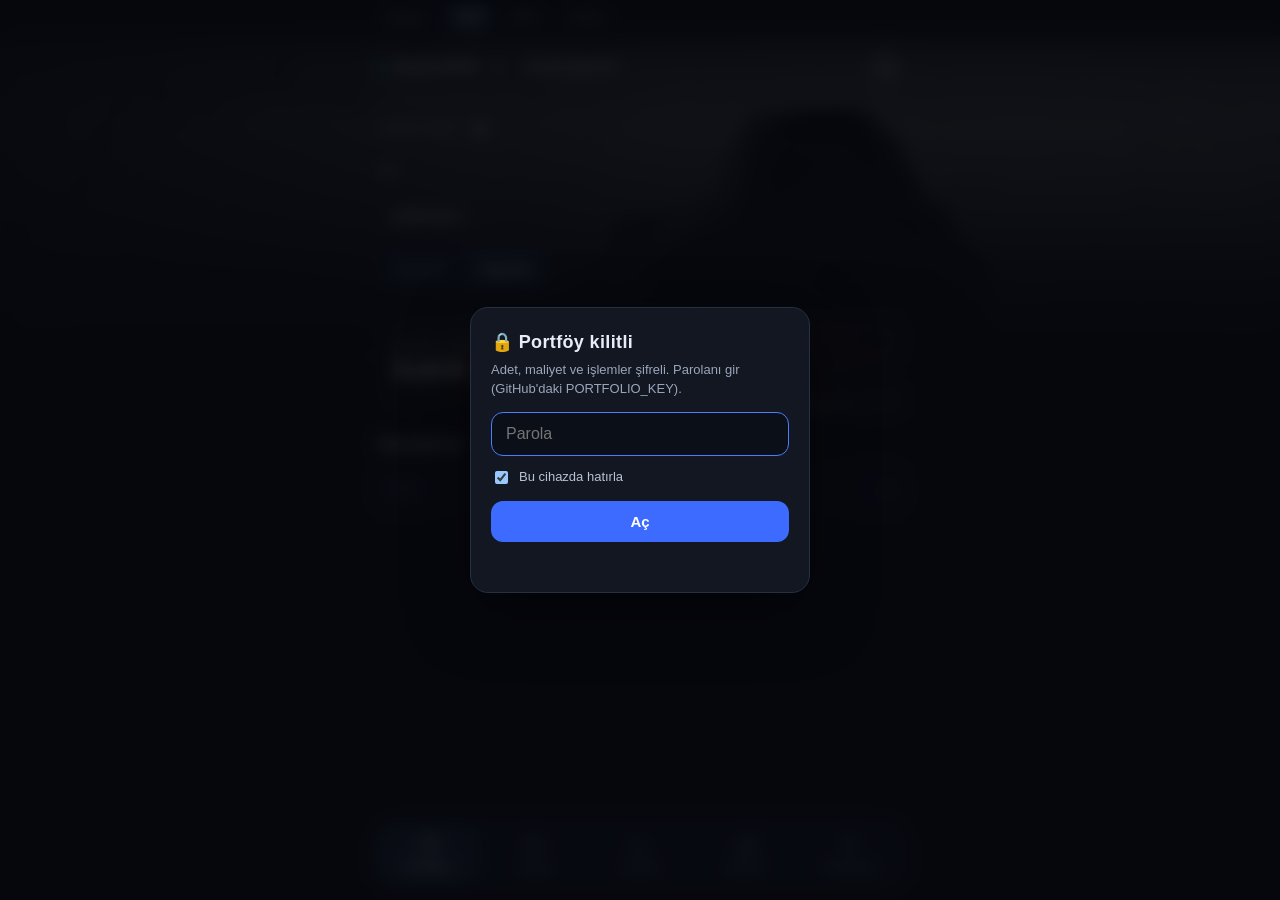
<file: docs/tg.html>
<!doctype html>
<html lang="tr">
<head>
<meta charset="utf-8">
<meta name="viewport" content="width=device-width,initial-scale=1,viewport-fit=cover">
<meta name="color-scheme" content="dark">
<title>RIDVAN // COCKPIT</title>
<link rel="manifest" href="manifest.webmanifest">
<link rel="apple-touch-icon" href="img/icon-192.png">
<meta name="theme-color" content="#0a0d14">
<meta name="mobile-web-app-capable" content="yes">
<meta name="apple-mobile-web-app-capable" content="yes">
<meta name="apple-mobile-web-app-title" content="Cockpit">
<script src="https://telegram.org/js/telegram-web-app.js"></script>
<script src="tgfs.js?v=1" defer></script>
<style>
:root{
  --bg:#0a0d14; --card:#11151f; --line:#1d2330; --txt:#e8ecf4; --mut:#7d8798;
  --up:#3ddc84; --dn:#ff5c6c; --warn:#f5b942; --chip:#1a2030; --on:#27304a; --acc:#5aa9ff;
}
*{box-sizing:border-box;-webkit-tap-highlight-color:transparent}
html{background:var(--bg)}
html,body{margin:0;color:var(--txt);
  font:15px/1.4 -apple-system,BlinkMacSystemFont,"Segoe UI",Roboto,sans-serif}
body{padding:0 14px calc(92px + env(safe-area-inset-bottom));max-width:560px;margin:0 auto}
.tab{display:none} .tab.on{display:block}
.hero{padding:22px 4px 10px}
.eye{border:0;background:transparent;color:var(--mut);padding:2px 6px;margin-left:4px;vertical-align:middle;cursor:pointer}
.eye svg{width:22px;height:22px;stroke:currentColor;fill:none;stroke-width:1.8;stroke-linecap:round;stroke-linejoin:round;display:block}
.eye .ico-off{display:none} body.hide .eye .ico-off{display:block} body.hide .eye .ico-on{display:none}
.lbl{color:var(--mut);font-size:13px}
.total{font-size:34px;font-weight:700;letter-spacing:-.5px;margin:2px 0 8px;font-variant-numeric:tabular-nums}
.pill{display:inline-block;padding:6px 12px;border-radius:999px;font-size:14px;font-weight:600;
  font-variant-numeric:tabular-nums;border:1px solid transparent}
.pill.up{color:var(--up);background:rgba(61,220,132,.1);border-color:rgba(61,220,132,.25)}
.pill.dn{color:var(--dn);background:rgba(255,92,108,.1);border-color:rgba(255,92,108,.25)}
.seg{display:flex;gap:4px;background:var(--chip);border-radius:12px;padding:3px;margin:14px 0 6px;width:max-content;max-width:100%}
.seg button{border:0;background:transparent;color:var(--mut);font:inherit;font-weight:600;
  padding:7px 14px;border-radius:9px;cursor:pointer;white-space:nowrap}
.seg button.on{background:var(--on);color:var(--txt)}
.h1{font-size:22px;font-weight:700;margin:22px 4px 6px}
.sec{display:flex;align-items:center;gap:8px;margin:20px 4px 8px;font-size:17px;font-weight:700}
.ptbl{width:100%;border-collapse:collapse;font-size:13.5px;font-variant-numeric:tabular-nums}
.ptbl th{color:var(--mut);font-weight:600;font-size:11.5px;text-align:right;padding:6px 6px;border-bottom:1px solid var(--line)}
.ptbl td{text-align:right;padding:8px 6px;border-bottom:1px solid var(--line)}
.ptbl th:first-child,.ptbl td:first-child{text-align:left;font-weight:700}
.ptbl tr.tot td{border-bottom:0;font-weight:700;color:var(--mut)}
.badge{background:var(--chip);color:var(--mut);font-size:12px;font-weight:600;padding:2px 8px;border-radius:8px}
.card{background:var(--card);border:1px solid var(--line);border-radius:16px;padding:13px 14px;margin-bottom:8px;
  display:flex;justify-content:space-between;gap:10px;font-variant-numeric:tabular-nums}
.card .l,.card .r{display:flex;flex-direction:column;gap:2px}
.card{flex-wrap:wrap}
.chipx{display:inline-block;font-size:11.5px;font-weight:700;padding:2px 7px;border-radius:7px;background:#1a2030;margin-right:6px}
.chipx.up{color:var(--up);background:rgba(61,220,132,.1)}.chipx.dn{color:var(--dn);background:rgba(255,92,108,.1)}.chipx.warn{color:var(--warn);background:rgba(245,185,66,.1)}
.lvl{flex-basis:100%;margin-top:6px}
.lvl .tr{position:relative;height:6px;border-radius:4px;background:linear-gradient(90deg,rgba(255,92,108,.55),rgba(90,105,130,.35) 50%,rgba(61,220,132,.55))}
.lvl .mk{position:absolute;top:-4px;width:3px;height:14px;border-radius:2px;background:#fff;box-shadow:0 0 0 2px #0a0d14}
.lvl .lb{display:flex;justify-content:space-between;font-size:11.5px;color:var(--mut);margin-top:4px;font-variant-numeric:tabular-nums}
.card.broken{border-color:rgba(255,92,108,.6);box-shadow:inset 0 0 0 1px rgba(255,92,108,.35)}
.wl2{padding:11px 14px;border-bottom:1px solid var(--line)}.wl2:last-child{border-bottom:0}
.wl2 .a{display:flex;justify-content:space-between;align-items:center;gap:8px;font-variant-numeric:tabular-nums}
.wl2 .b{color:var(--mut);font-size:12.5px;margin-top:4px}
.wl2 b small{color:var(--acc);font-weight:500;margin-left:6px}
.card .r{text-align:right;align-items:flex-end}
.tk{font-weight:700;font-size:16px}
.tk small{color:var(--mut);font-weight:500;font-size:13px;margin-left:6px}
.val{font-weight:700;font-size:16px}
.sub{color:var(--mut);font-size:13px}
.up{color:var(--up)} .dn{color:var(--dn)} .warn{color:var(--warn)}
.row{display:flex;justify-content:space-between;align-items:center;background:var(--card);
  border:1px solid var(--line);border-radius:16px;padding:13px 14px;margin-bottom:8px;font-variant-numeric:tabular-nums}
.box{background:var(--card);border:1px solid var(--line);border-radius:16px;overflow:hidden;margin-bottom:10px}
.wl{display:flex;justify-content:space-between;align-items:center;padding:12px 14px;border-bottom:1px solid var(--line);
  font-variant-numeric:tabular-nums}
.wl:last-child{border-bottom:0}
.wl.link{cursor:pointer}
.wl small{color:var(--acc);font-weight:500;margin-left:6px}
.foot{color:var(--mut);font-size:12px;text-align:center;margin-top:18px}
.err{background:rgba(255,92,108,.1);border:1px solid rgba(255,92,108,.3);color:var(--dn);
  border-radius:12px;padding:12px;margin-top:16px;font-size:13px}
.note{color:var(--mut);font-size:12px;margin:8px 4px}
/* analiz */
.chips{display:flex;gap:8px;overflow-x:auto;padding:4px 2px 10px;scrollbar-width:none}
.chips::-webkit-scrollbar{display:none}
.chip{flex:0 0 auto;border:1px solid var(--line);background:var(--card);color:var(--mut);font:inherit;font-weight:700;
  padding:8px 14px;border-radius:999px;cursor:pointer}
.chip.on{background:var(--on);color:var(--txt);border-color:#3a4566}
.body{background:var(--card);border:1px solid var(--line);border-radius:16px;padding:14px;margin-top:6px}
.body ul{margin:0;padding-left:18px} .body li{margin:6px 0}
.kv{display:flex;justify-content:space-between;gap:12px;padding:9px 0;border-bottom:1px solid var(--line);font-variant-numeric:tabular-nums}
.kv:last-child{border-bottom:0} .kv span:first-child{color:var(--mut)} .kv span:last-child{text-align:right;font-weight:600}
.big{font-size:20px;font-weight:700;margin-bottom:6px}
.news{display:block;padding:12px 14px;border-bottom:1px solid var(--line);color:var(--txt);text-decoration:none}
.news:last-child{border-bottom:0}
.news .d{color:var(--mut);font-size:12px;margin-top:3px}
.empty{color:var(--mut);padding:18px 14px;text-align:center}
.chipg{flex:0 0 auto;display:flex;align-items:center;gap:8px}
.chipg+.chipg{border-left:1px solid var(--line);padding-left:12px;margin-left:2px}
.chipl{color:var(--mut);font-size:11.5px;font-weight:600}
.stale{color:var(--dn);font-weight:700}
.stalebar{margin:8px 4px 0;padding:8px 12px;border-radius:12px;background:rgba(255,92,108,.1);border:1px solid rgba(255,92,108,.3);color:var(--dn);font-size:13px;font-weight:700}
/* alt sekme çubuğu */
.bar{position:fixed;left:0;right:0;bottom:0;display:flex;justify-content:center;
  padding:8px 12px calc(10px + env(safe-area-inset-bottom));
  background:linear-gradient(to top,var(--bg) 70%,rgba(10,13,20,0))}
.bar nav{display:flex;gap:4px;width:100%;max-width:536px;background:#141926;border:1px solid var(--line);border-radius:22px;padding:5px}
.bar button{flex:1;border:0;background:transparent;color:var(--mut);font:inherit;font-size:12px;font-weight:600;
  padding:8px 4px;border-radius:17px;cursor:pointer;display:flex;flex-direction:column;align-items:center;gap:3px}
.bar button svg{width:22px;height:22px;stroke:currentColor;fill:none;stroke-width:1.8;stroke-linecap:round;stroke-linejoin:round}
.bar button.on{background:var(--on);color:var(--txt)}
/* görsel katman: başlık (arka plan sahnesi theme.css'te) */
.brand{display:flex;align-items:center;gap:10px;padding:14px 4px 0;font-size:19px;font-weight:800;line-height:1.1;
  letter-spacing:.1em;text-transform:uppercase;color:rgba(240,243,250,.95)}
.brandsub{padding:5px 4px 0 22px;font-size:11px;letter-spacing:.08em;color:var(--mut);opacity:.7}
.brand b{display:inline-block;width:8px;height:8px;border-radius:50%;background:var(--up);box-shadow:0 0 10px var(--up)}
.card,.box,.row,.body{background:rgba(17,21,31,.82);-webkit-backdrop-filter:blur(8px);backdrop-filter:blur(8px)}
.hero{padding-top:12px} .hero .lbl,.hero .eye{color:rgba(232,236,244,.8)}
.total{text-shadow:0 2px 18px rgba(0,0,0,.55)}
</style>
<link rel="stylesheet" href="theme.css?v=1">
</head>
<body>
<script src="nav.js?v=1"></script>
<div class="stage" aria-hidden="true"><i class="aur"></i><i class="aur"></i><i class="aur"></i></div>

<!-- PORTFÖY -->
<section class="tab on" id="t-portfoy">
  <div class="brand"><b></b>RIDVAN&nbsp;&nbsp;//&nbsp;&nbsp;COCKPIT<button class="herobtn" id="heroBtn" type="button" aria-label="Arka plan temasını değiştir"><svg viewBox="0 0 24 24"><path d="M12 3l1.8 4.7L18.5 9.5l-4.7 1.8L12 16l-1.8-4.7L5.5 9.5l4.7-1.8z"/><path d="M19 15l.8 2.2L22 18l-2.2.8L19 21l-.8-2.2L16 18l2.2-.8z"/></svg></button></div>
  <div class="brandsub">Market Intelligence Terminal</div>
  <div id="stale"></div>
  <div class="hero">
    <div class="lbl">Toplam Varlık
      <button class="eye" id="eye" aria-label="Tutarları gizle / göster">
        <svg class="ico-on" viewBox="0 0 24 24"><path d="M12 5c-6 0-9.5 7-9.5 7s3.5 7 9.5 7 9.5-7 9.5-7S18 5 12 5z"/><circle cx="12" cy="12" r="3"/></svg>
        <svg class="ico-off" viewBox="0 0 24 24"><path d="M12 5c-6 0-9.5 7-9.5 7s3.5 7 9.5 7 9.5-7 9.5-7S18 5 12 5z"/><circle cx="12" cy="12" r="3"/><path d="M3 3l18 18"/></svg>
      </button>
    </div>
    <div class="total" id="total">–</div>
    <span class="pill" id="pnl">yükleniyor…</span>
    <div class="seg" id="seg">
      <button data-m="day">Günlük</button>
      <button data-m="all" class="on">Toplam</button>
    </div>
  </div>
  <div class="motto slim" id="motto" role="button" tabindex="0" aria-label="Günün duvar yazısı, dokununca değişir"><div class="motto-in"><span class="motto-k">DUVAR YAZISI</span><p class="motto-t"></p></div></div>
  <div class="sec">Hisselerim <span class="badge" id="cnt">0</span></div>
  <div id="list"></div>
  <div class="row"><span class="lbl">Nakit</span><b id="cash">–</b></div>
  <div id="riskStrip"></div>
  <div id="perfBox"></div>
  <div class="foot" id="foot"></div>
</section>

<!-- TAKİP -->
<section class="tab" id="t-takip">
  <div class="h1">Takip Listesi</div>
  <div class="box" id="wl"><div class="empty">Yükleniyor…</div></div>
  <div class="note">Analizi olan hisselere dokununca Analiz sekmesi açılır.</div>
  <div class="motto" role="button" tabindex="0" aria-label="Günün duvar yazısı, dokununca değişir"><div class="motto-in"><span class="motto-k">DUVAR YAZISI</span><p class="motto-t"></p></div></div>
</section>

<!-- ANALİZ -->
<section class="tab" id="t-analiz">
  <div class="h1">Analiz</div>
  <div class="chips" id="chips"></div>
  <div class="seg" id="sub">
    <button data-s="momentum" class="on">Momentum</button>
    <button data-s="teknik">Teknik</button>
    <button data-s="temel">Temel</button>
    <button data-s="haber">Haber</button>
  </div>
  <div id="abody"><div class="empty">Yükleniyor…</div></div>
  <div class="note" id="anote"></div>
  <div class="motto" role="button" tabindex="0" aria-label="Günün duvar yazısı, dokununca değişir"><div class="motto-in"><span class="motto-k">DUVAR YAZISI</span><p class="motto-t"></p></div></div>
</section>

<!-- SEKTÖR -->
<section class="tab" id="t-sektor">
  <div class="h1">Sektör &amp; Rejim</div>
  <div id="sbody"><div class="empty">Yükleniyor…</div></div>
</section>

<!-- POZİSYONLAR -->
<section class="tab" id="t-poz">
  <div class="h1">Pozisyonlar</div>
  <div id="pozBody"><div class="empty">Yükleniyor…</div></div>
  <div class="note">Değer = adet × son fiyat. Hesaplar ayrı tutulur, birbirine eklenmez.</div>
</section>

<div id="msg"></div>
<script>
(function(){
  var MODES=["photo","aurora","auto"],LBL={photo:"Foto",aurora:"Aurora",auto:"Otomatik (günlük değişir)"};
  function get(){try{var v=localStorage.getItem("hero");return MODES.indexOf(v)>=0?v:"photo"}catch(e){return "photo"}}
  function set(v){try{localStorage.setItem("hero",v)}catch(e){}}
  function apply(m){
    var d=new Date(),day=Math.floor((d-new Date(d.getFullYear(),0,0))/864e5),eff=m==="auto"?(day%2?"aurora":"photo"):m;
    document.documentElement.setAttribute("data-hero",eff);
  }
  var mode=get();apply(mode);
  var toast=document.createElement("div");toast.className="herotoast";document.body.appendChild(toast);var tm;
  document.getElementById("heroBtn").addEventListener("click",function(){
    mode=MODES[(MODES.indexOf(mode)+1)%MODES.length];set(mode);apply(mode);
    toast.textContent="Arka plan: "+LBL[mode];toast.classList.add("on");clearTimeout(tm);tm=setTimeout(function(){toast.classList.remove("on")},1600);
  });
})();
</script>
<script src="motto.js?v=1"></script>
<script src="vault.js?v=1"></script>
<script src="sector.js?v=2"></script>
<script src="techview.js?v=3"></script>
<script src="perf.js?v=2"></script>

<div class="bar"><nav id="nav">
  <button data-t="portfoy" class="on"><svg viewBox="0 0 24 24"><path d="M21 12A9 9 0 1 1 12 3v9z"/><path d="M16 3.5A9 9 0 0 1 20.5 8H16z"/></svg>Portföy</button>
  <button data-t="takip"><svg viewBox="0 0 24 24"><path d="M12 5c-6 0-9.5 7-9.5 7s3.5 7 9.5 7 9.5-7 9.5-7S18 5 12 5z"/><circle cx="12" cy="12" r="3"/></svg>Takip</button>
  <button data-t="analiz"><svg viewBox="0 0 24 24"><path d="M4 19V5"/><path d="M4 19h16"/><path d="M8 15l3-4 3 2 5-6"/></svg>Analiz</button>
  <button data-t="sektor"><svg viewBox="0 0 24 24"><rect x="3" y="12" width="4" height="8" rx="1"/><rect x="10" y="7" width="4" height="13" rx="1"/><rect x="17" y="3" width="4" height="17" rx="1"/></svg>Sektör</button>
  <button data-t="poz"><svg viewBox="0 0 24 24"><path d="M4 6h16M4 12h16M4 18h16"/><path d="M9 4v16"/></svg>Pozisyon</button>
</nav></div>

<script>
/* Sayfa ayarı: tüm mantık app.js'te. */
window.APP_CFG={
  market:"us", cur:"$",
  tabs:["portfoy","takip","analiz","sektor","poz"], poz:true,   /* Pozisyon sekmesi yalnız ABD'de */
  mkt:{tz:"America/New_York",from:570,to:960},                  /* seans 09:30–16:00 New York (dakika) */
  urls:{market:"https://raw.githubusercontent.com/ridvanylmz-code/portfolio-midas/market-data/market.json",
        intra:"https://raw.githubusercontent.com/ridvanylmz-code/portfolio-midas/data/intraday.json",
        bars:"https://raw.githubusercontent.com/ridvanylmz-code/portfolio-midas/market-data/bars.json",
        trend:"https://raw.githubusercontent.com/ridvanylmz-code/portfolio-midas/trend-data/trend.json"},
  defterHref:"defter/index.html",
  teknikHref:"teknik/index.html",
  plain:false,          /* sade dil / trend-bist biçimi kapalı (EMA/SMA/Supertrend adları) */
  stateChips:false,     /* kartta Bullish/Bearish rozeti ve Takip'te "Günlük" rozeti yok */
  perfFromRows:false,   /* performans toplamı kotasyondan hesaplanır */
  targetFromText:true,  /* adil değer metninden "hedefi $..." okunur */
  sector:{bench:"SPY",picksNote:null},
  tech:null,
  txt:{intraEmpty:"Gün içi veri henüz yok (seans dışı veya ilk çalışma bekleniyor)",
       written:"Yazılı analiz", intraTitle:"Gün içi göstergeler (4s, 15dk, Elliott)", emptyPortfolio:null}
};
</script>
<script src="app.js?v=2"></script>
</body>
</html>
</file>
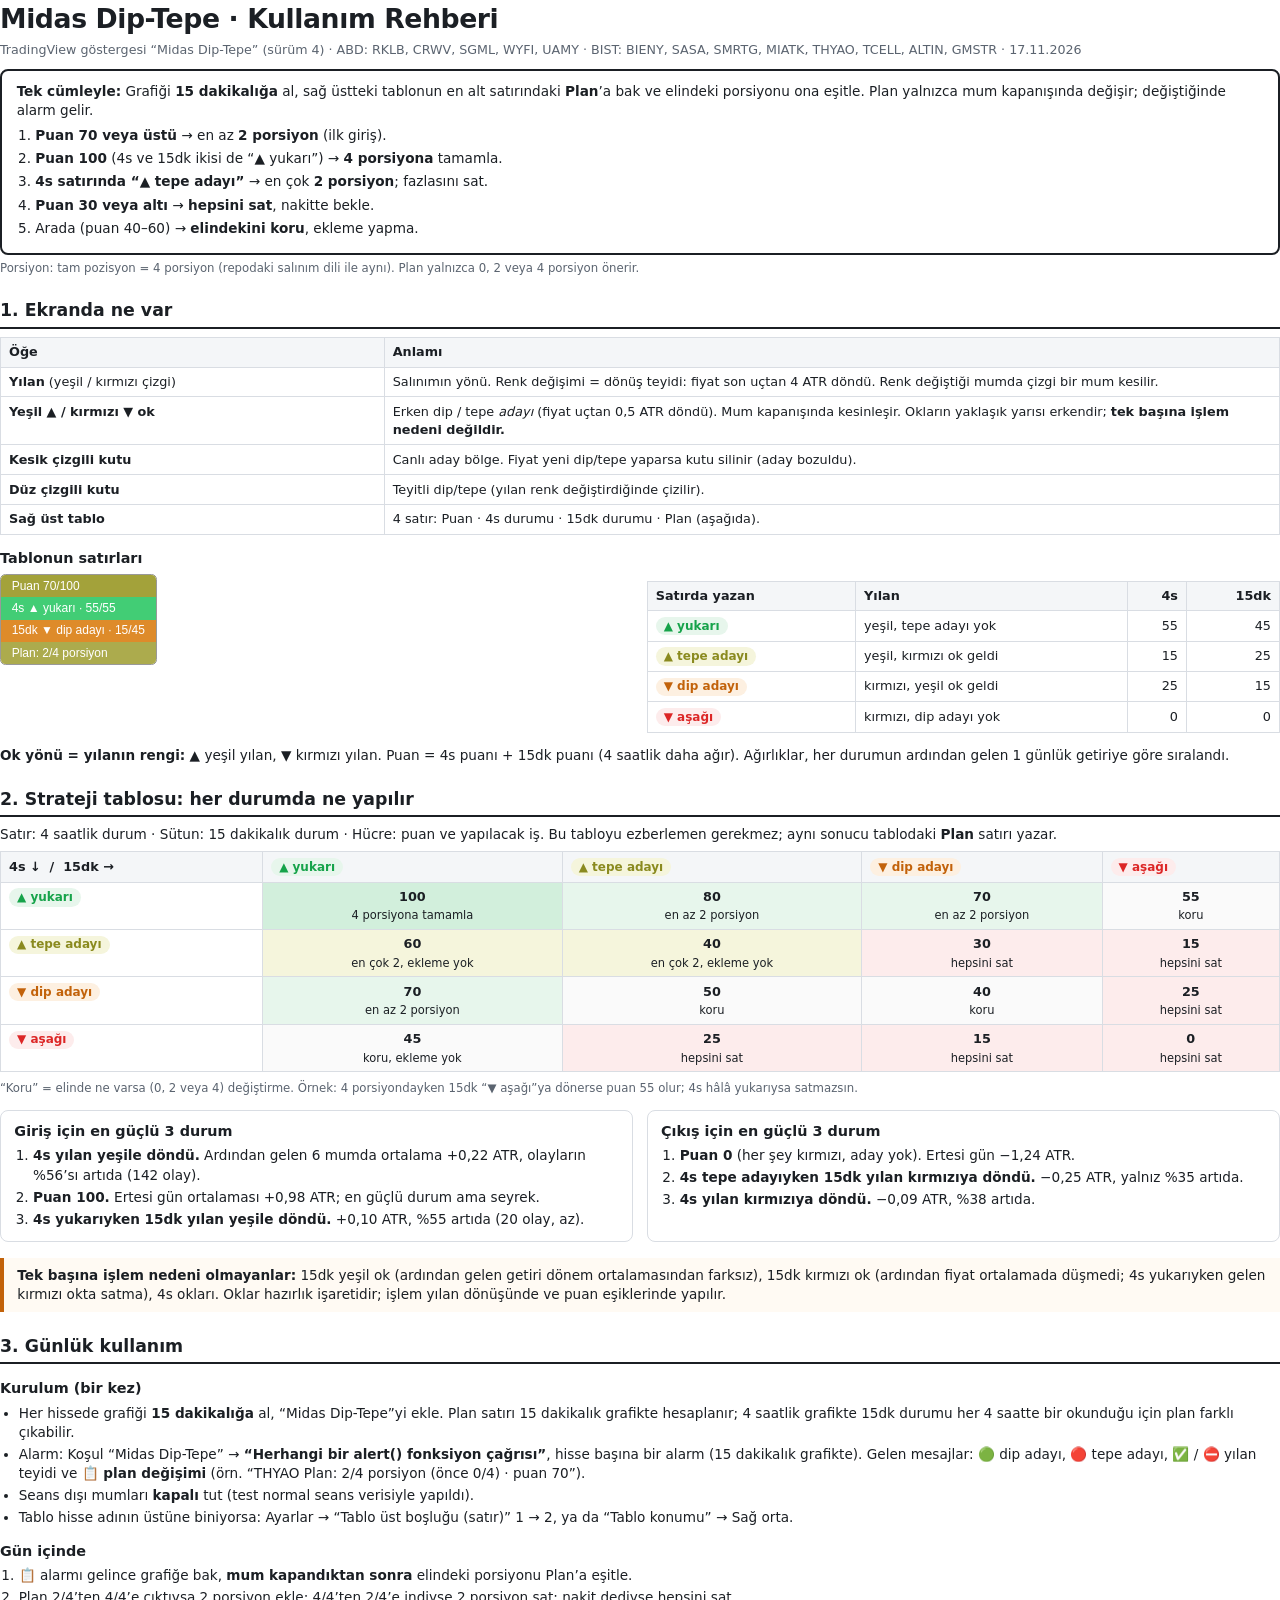
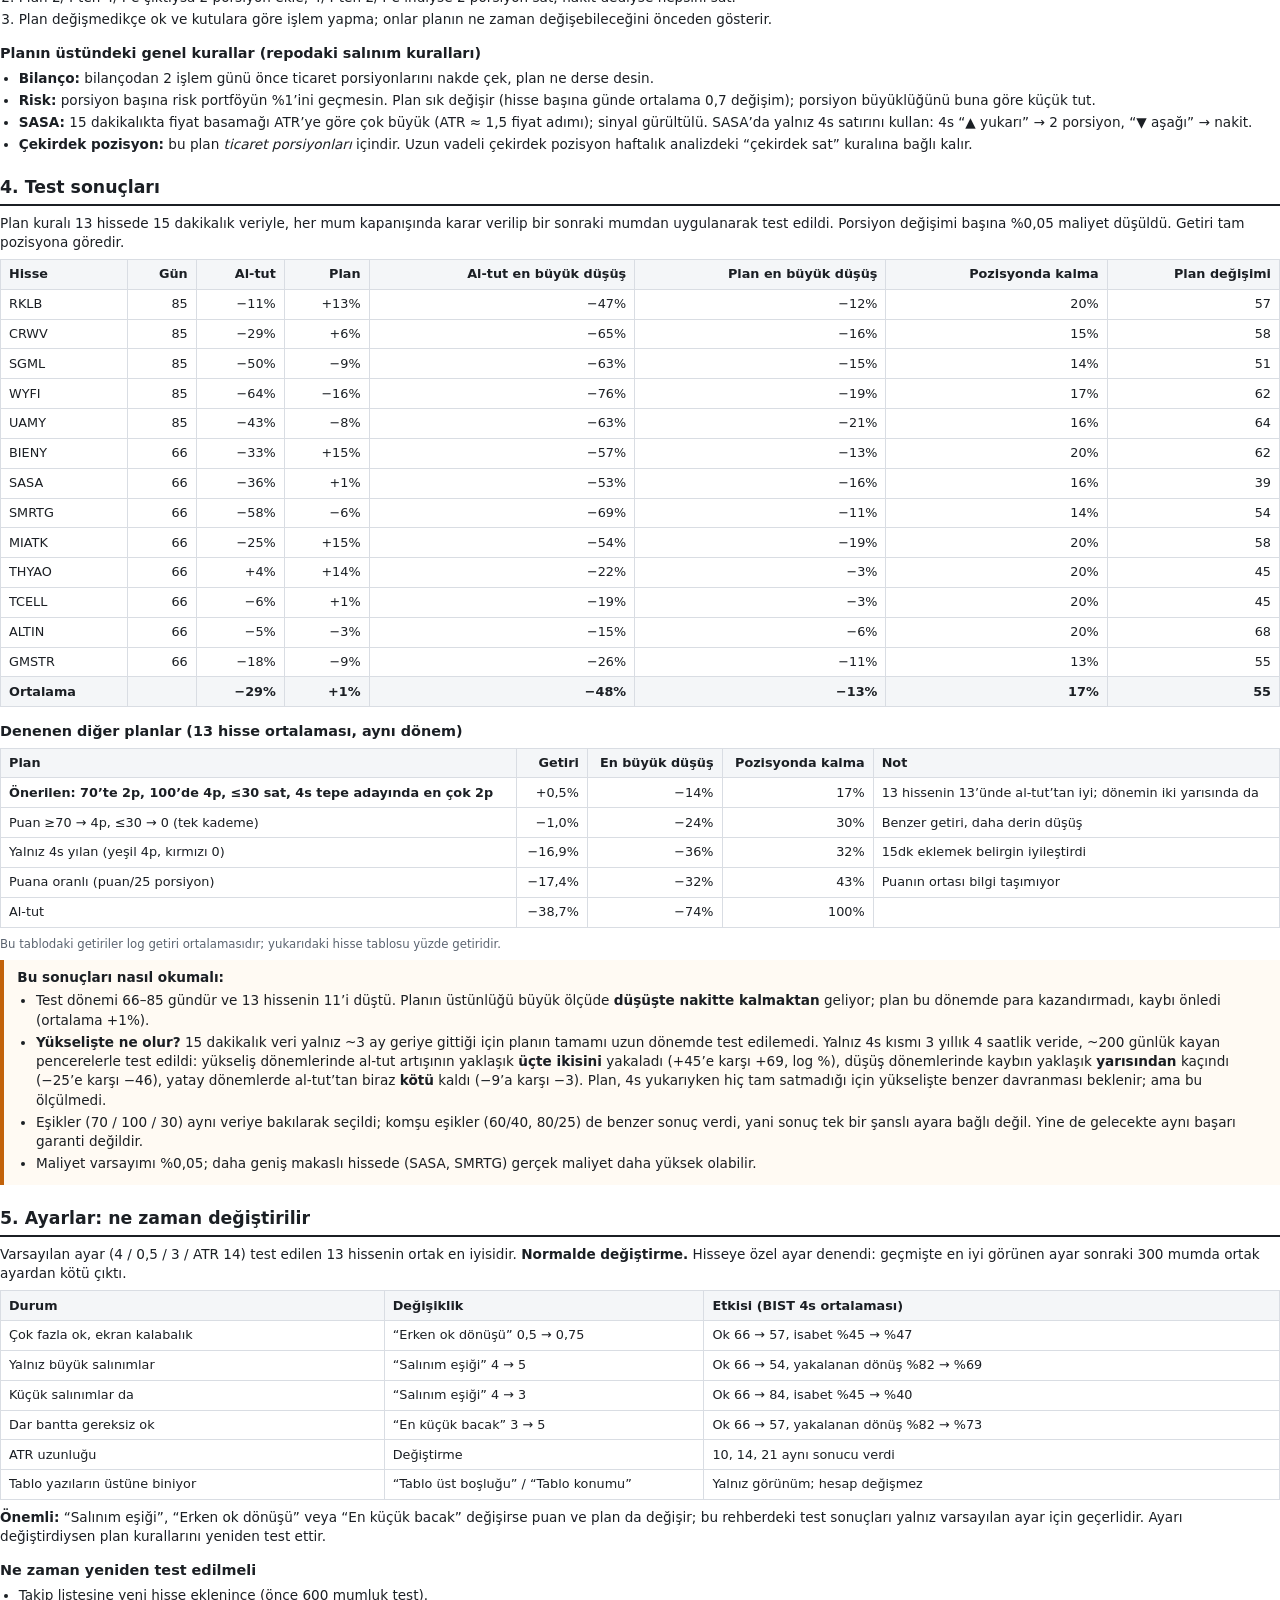
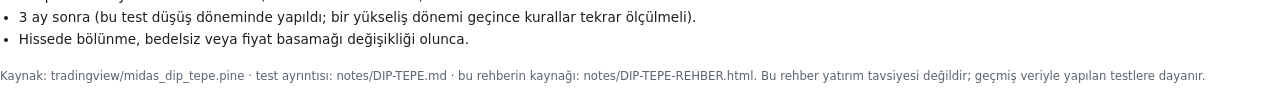
<file: notes/DIP-TEPE-REHBER.html>
<!doctype html>
<html lang="tr">
<head>
<meta charset="utf-8">
<title>Midas Dip-Tepe Kullanım Rehberi</title>
<style>
  @page { size: A4; margin: 14mm 13mm 14mm 13mm; }
  :root { --ink:#1b1f24; --mute:#5b6470; --line:#d9dde3; --soft:#f4f6f8;
          --up:#16a34a; --up-bg:#e7f6ec; --dn:#dc2626; --dn-bg:#fdecec;
          --top:#8a8a1f; --top-bg:#f5f5dc; --dip:#c2620a; --dip-bg:#fdf0e1; --gray:#6b7280; --gray-bg:#eef0f2; }
  * { box-sizing: border-box; }
  body { font-family: Inter, "DejaVu Sans", sans-serif; color: var(--ink); font-size: 10.2pt; line-height: 1.42; margin: 0; }
  h1 { font-size: 20pt; margin: 0 0 2pt; letter-spacing: -0.3pt; }
  h2 { font-size: 13pt; margin: 16pt 0 6pt; padding-bottom: 3pt; border-bottom: 1.5pt solid var(--ink); }
  h3 { font-size: 10.8pt; margin: 10pt 0 4pt; }
  p { margin: 4pt 0; }
  .sub { color: var(--mute); font-size: 9.5pt; margin-bottom: 8pt; }
  table { break-inside: avoid; border-collapse: collapse; width: 100%; margin: 5pt 0 6pt; font-size: 9.6pt; }
  th, td { border: 0.6pt solid var(--line); padding: 4pt 6pt; text-align: left; vertical-align: top; }
  th { background: var(--soft); font-weight: 600; }
  td.n, th.n { text-align: right; white-space: nowrap; }
  .chip { display: inline-block; padding: 0.5pt 6pt; border-radius: 8pt; font-weight: 600; font-size: 9pt; white-space: nowrap; }
  .up { background: var(--up-bg); color: var(--up); } .dn { background: var(--dn-bg); color: var(--dn); }
  .top { background: var(--top-bg); color: var(--top); } .dip { background: var(--dip-bg); color: var(--dip); }
  .gray { background: var(--gray-bg); color: var(--gray); }
  .box { break-inside: avoid; border: 1pt solid var(--line); border-radius: 6pt; padding: 7pt 10pt; margin: 6pt 0; background: #fff; }
  .key { border: 1.5pt solid var(--ink); border-radius: 6pt; padding: 8pt 11pt; margin: 8pt 0 4pt; }
  .key ol { margin: 4pt 0 0 14pt; padding: 0; } .key li { margin: 3pt 0; }
  .warn { break-inside: avoid; border-left: 3pt solid var(--dip); background: #fffaf3; padding: 6pt 10pt; margin: 6pt 0; }
  .grid td { text-align: center; } .grid td:first-child, .grid th:first-child { text-align: left; }
  .grid .act { display: block; font-size: 8.6pt; margin-top: 1pt; }
  .buy { background: #e7f6ec; } .add { background: #d2efdc; } .sell { background: #fdecec; } .hold { background: #fafafa; } .cap { background: #f5f5dc; }
  ul { margin: 3pt 0 3pt 14pt; padding: 0; } li { margin: 2pt 0; }
  .small { font-size: 8.8pt; color: var(--mute); }
  .pb { break-before: page; }
  .two { display: flex; gap: 10pt; } .two > div { flex: 1; }
  .tbl-mock { font-family: Inter, sans-serif; display: inline-block; border-radius: 4pt; overflow: hidden; font-size: 9pt; border: 0.6pt solid #999; }
  .tbl-mock div { padding: 2pt 8pt; color: #fff; }
</style>
</head>
<body>

<h1>Midas Dip-Tepe · Kullanım Rehberi</h1>
<div class="sub">TradingView göstergesi “Midas Dip-Tepe” (sürüm 4) · ABD: RKLB, CRWV, SGML, WYFI, UAMY · BIST: BIENY, SASA, SMRTG, MIATK, THYAO, TCELL, ALTIN, GMSTR · 17.11.2026</div>

<div class="key">
  <b>Tek cümleyle:</b> Grafiği <b>15 dakikalığa</b> al, sağ üstteki tablonun en alt satırındaki <b>Plan</b>’a bak ve elindeki porsiyonu ona eşitle. Plan yalnızca mum kapanışında değişir; değiştiğinde alarm gelir.
  <ol>
    <li><b>Puan 70 veya üstü</b> → en az <b>2 porsiyon</b> (ilk giriş).</li>
    <li><b>Puan 100</b> (4s ve 15dk ikisi de “▲ yukarı”) → <b>4 porsiyona</b> tamamla.</li>
    <li><b>4s satırında “▲ tepe adayı”</b> → en çok <b>2 porsiyon</b>; fazlasını sat.</li>
    <li><b>Puan 30 veya altı</b> → <b>hepsini sat</b>, nakitte bekle.</li>
    <li>Arada (puan 40–60) → <b>elindekini koru</b>, ekleme yapma.</li>
  </ol>
</div>
<p class="small">Porsiyon: tam pozisyon = 4 porsiyon (repodaki salınım dili ile aynı). Plan yalnızca 0, 2 veya 4 porsiyon önerir.</p>

<h2>1. Ekranda ne var</h2>
<table>
  <tr><th style="width:30%">Öğe</th><th>Anlamı</th></tr>
  <tr><td><b>Yılan</b> (yeşil / kırmızı çizgi)</td><td>Salınımın yönü. Renk değişimi = dönüş teyidi: fiyat son uçtan 4 ATR döndü. Renk değiştiği mumda çizgi bir mum kesilir.</td></tr>
  <tr><td><b>Yeşil ▲ / kırmızı ▼ ok</b></td><td>Erken dip / tepe <i>adayı</i> (fiyat uçtan 0,5 ATR döndü). Mum kapanışında kesinleşir. Okların yaklaşık yarısı erkendir; <b>tek başına işlem nedeni değildir.</b></td></tr>
  <tr><td><b>Kesik çizgili kutu</b></td><td>Canlı aday bölge. Fiyat yeni dip/tepe yaparsa kutu silinir (aday bozuldu).</td></tr>
  <tr><td><b>Düz çizgili kutu</b></td><td>Teyitli dip/tepe (yılan renk değiştirdiğinde çizilir).</td></tr>
  <tr><td><b>Sağ üst tablo</b></td><td>4 satır: Puan · 4s durumu · 15dk durumu · Plan (aşağıda).</td></tr>
</table>

<h3>Tablonun satırları</h3>
<div class="two">
<div>
<div class="tbl-mock">
  <div style="background:#a3a23a">Puan 70/100</div>
  <div style="background:#22c55e;opacity:.85">4s ▲ yukarı · 55/55</div>
  <div style="background:#d97706;opacity:.85">15dk ▼ dip adayı · 15/45</div>
  <div style="background:#a3a23a;opacity:.9">Plan: 2/4 porsiyon</div>
</div>
</div>
<div>
<table>
  <tr><th>Satırda yazan</th><th>Yılan</th><th class="n">4s</th><th class="n">15dk</th></tr>
  <tr><td><span class="chip up">▲ yukarı</span></td><td>yeşil, tepe adayı yok</td><td class="n">55</td><td class="n">45</td></tr>
  <tr><td><span class="chip top">▲ tepe adayı</span></td><td>yeşil, kırmızı ok geldi</td><td class="n">15</td><td class="n">25</td></tr>
  <tr><td><span class="chip dip">▼ dip adayı</span></td><td>kırmızı, yeşil ok geldi</td><td class="n">25</td><td class="n">15</td></tr>
  <tr><td><span class="chip dn">▼ aşağı</span></td><td>kırmızı, dip adayı yok</td><td class="n">0</td><td class="n">0</td></tr>
</table>
</div>
</div>
<p><b>Ok yönü = yılanın rengi:</b> ▲ yeşil yılan, ▼ kırmızı yılan. Puan = 4s puanı + 15dk puanı (4 saatlik daha ağır). Ağırlıklar, her durumun ardından gelen 1 günlük getiriye göre sıralandı.</p>

<h2 class="pb">2. Strateji tablosu: her durumda ne yapılır</h2>
<p>Satır: 4 saatlik durum · Sütun: 15 dakikalık durum · Hücre: puan ve yapılacak iş. Bu tabloyu ezberlemen gerekmez; aynı sonucu tablodaki <b>Plan</b> satırı yazar.</p>
<table class="grid">
  <tr><th>4s ↓ &nbsp;/&nbsp; 15dk →</th><th><span class="chip up">▲ yukarı</span></th><th><span class="chip top">▲ tepe adayı</span></th><th><span class="chip dip">▼ dip adayı</span></th><th><span class="chip dn">▼ aşağı</span></th></tr>
  <tr><td><span class="chip up">▲ yukarı</span></td>
      <td class="add"><b>100</b><span class="act">4 porsiyona tamamla</span></td>
      <td class="buy"><b>80</b><span class="act">en az 2 porsiyon</span></td>
      <td class="buy"><b>70</b><span class="act">en az 2 porsiyon</span></td>
      <td class="hold"><b>55</b><span class="act">koru</span></td></tr>
  <tr><td><span class="chip top">▲ tepe adayı</span></td>
      <td class="cap"><b>60</b><span class="act">en çok 2, ekleme yok</span></td>
      <td class="cap"><b>40</b><span class="act">en çok 2, ekleme yok</span></td>
      <td class="sell"><b>30</b><span class="act">hepsini sat</span></td>
      <td class="sell"><b>15</b><span class="act">hepsini sat</span></td></tr>
  <tr><td><span class="chip dip">▼ dip adayı</span></td>
      <td class="buy"><b>70</b><span class="act">en az 2 porsiyon</span></td>
      <td class="hold"><b>50</b><span class="act">koru</span></td>
      <td class="hold"><b>40</b><span class="act">koru</span></td>
      <td class="sell"><b>25</b><span class="act">hepsini sat</span></td></tr>
  <tr><td><span class="chip dn">▼ aşağı</span></td>
      <td class="hold"><b>45</b><span class="act">koru, ekleme yok</span></td>
      <td class="sell"><b>25</b><span class="act">hepsini sat</span></td>
      <td class="sell"><b>15</b><span class="act">hepsini sat</span></td>
      <td class="sell"><b>0</b><span class="act">hepsini sat</span></td></tr>
</table>
<p class="small">“Koru” = elinde ne varsa (0, 2 veya 4) değiştirme. Örnek: 4 porsiyondayken 15dk “▼ aşağı”ya dönerse puan 55 olur; 4s hâlâ yukarıysa satmazsın.</p>

<div class="two">
<div class="box">
<h3 style="margin-top:0">Giriş için en güçlü 3 durum</h3>
<ol style="margin:0 0 0 14pt;padding:0">
  <li><b>4s yılan yeşile döndü.</b> Ardından gelen 6 mumda ortalama +0,22 ATR, olayların %56’sı artıda (142 olay).</li>
  <li><b>Puan 100.</b> Ertesi gün ortalaması +0,98 ATR; en güçlü durum ama seyrek.</li>
  <li><b>4s yukarıyken 15dk yılan yeşile döndü.</b> +0,10 ATR, %55 artıda (20 olay, az).</li>
</ol>
</div>
<div class="box">
<h3 style="margin-top:0">Çıkış için en güçlü 3 durum</h3>
<ol style="margin:0 0 0 14pt;padding:0">
  <li><b>Puan 0</b> (her şey kırmızı, aday yok). Ertesi gün −1,24 ATR.</li>
  <li><b>4s tepe adayıyken 15dk yılan kırmızıya döndü.</b> −0,25 ATR, yalnız %35 artıda.</li>
  <li><b>4s yılan kırmızıya döndü.</b> −0,09 ATR, %38 artıda.</li>
</ol>
</div>
</div>

<div class="warn"><b>Tek başına işlem nedeni olmayanlar:</b> 15dk yeşil ok (ardından gelen getiri dönem ortalamasından farksız), 15dk kırmızı ok (ardından fiyat ortalamada düşmedi; 4s yukarıyken gelen kırmızı okta satma), 4s okları. Oklar hazırlık işaretidir; işlem yılan dönüşünde ve puan eşiklerinde yapılır.</div>

<h2>3. Günlük kullanım</h2>
<h3>Kurulum (bir kez)</h3>
<ul>
  <li>Her hissede grafiği <b>15 dakikalığa</b> al, “Midas Dip-Tepe”yi ekle. Plan satırı 15 dakikalık grafikte hesaplanır; 4 saatlik grafikte 15dk durumu her 4 saatte bir okunduğu için plan farklı çıkabilir.</li>
  <li>Alarm: Koşul “Midas Dip-Tepe” → <b>“Herhangi bir alert() fonksiyon çağrısı”</b>, hisse başına bir alarm (15 dakikalık grafikte). Gelen mesajlar: 🟢 dip adayı, 🔴 tepe adayı, ✅ / ⛔ yılan teyidi ve <b>📋 plan değişimi</b> (örn. “THYAO Plan: 2/4 porsiyon (önce 0/4) · puan 70”).</li>
  <li>Seans dışı mumları <b>kapalı</b> tut (test normal seans verisiyle yapıldı).</li>
  <li>Tablo hisse adının üstüne biniyorsa: Ayarlar → “Tablo üst boşluğu (satır)” 1 → 2, ya da “Tablo konumu” → Sağ orta.</li>
</ul>

<h3>Gün içinde</h3>
<ol style="margin:3pt 0 3pt 14pt;padding:0">
  <li>📋 alarmı gelince grafiğe bak, <b>mum kapandıktan sonra</b> elindeki porsiyonu Plan’a eşitle.</li>
  <li>Plan 2/4’ten 4/4’e çıktıysa 2 porsiyon ekle; 4/4’ten 2/4’e indiyse 2 porsiyon sat; nakit dediyse hepsini sat.</li>
  <li>Plan değişmedikçe ok ve kutulara göre işlem yapma; onlar planın ne zaman değişebileceğini önceden gösterir.</li>
</ol>

<h3>Planın üstündeki genel kurallar (repodaki salınım kuralları)</h3>
<ul>
  <li><b>Bilanço:</b> bilançodan 2 işlem günü önce ticaret porsiyonlarını nakde çek, plan ne derse desin.</li>
  <li><b>Risk:</b> porsiyon başına risk portföyün %1’ini geçmesin. Plan sık değişir (hisse başına günde ortalama 0,7 değişim); porsiyon büyüklüğünü buna göre küçük tut.</li>
  <li><b>SASA:</b> 15 dakikalıkta fiyat basamağı ATR’ye göre çok büyük (ATR ≈ 1,5 fiyat adımı); sinyal gürültülü. SASA’da yalnız 4s satırını kullan: 4s “▲ yukarı” → 2 porsiyon, “▼ aşağı” → nakit.</li>
  <li><b>Çekirdek pozisyon:</b> bu plan <i>ticaret porsiyonları</i> içindir. Uzun vadeli çekirdek pozisyon haftalık analizdeki “çekirdek sat” kuralına bağlı kalır.</li>
</ul>

<h2>4. Test sonuçları</h2>
<p>Plan kuralı 13 hissede 15 dakikalık veriyle, her mum kapanışında karar verilip bir sonraki mumdan uygulanarak test edildi. Porsiyon değişimi başına %0,05 maliyet düşüldü. Getiri tam pozisyona göredir.</p>
<table>
  <tr><th>Hisse</th><th class="n">Gün</th><th class="n">Al-tut</th><th class="n">Plan</th><th class="n">Al-tut en büyük düşüş</th><th class="n">Plan en büyük düşüş</th><th class="n">Pozisyonda kalma</th><th class="n">Plan değişimi</th></tr>
  <tr><td>RKLB</td><td class="n">85</td><td class="n">−11%</td><td class="n">+13%</td><td class="n">−47%</td><td class="n">−12%</td><td class="n">20%</td><td class="n">57</td></tr>
  <tr><td>CRWV</td><td class="n">85</td><td class="n">−29%</td><td class="n">+6%</td><td class="n">−65%</td><td class="n">−16%</td><td class="n">15%</td><td class="n">58</td></tr>
  <tr><td>SGML</td><td class="n">85</td><td class="n">−50%</td><td class="n">−9%</td><td class="n">−63%</td><td class="n">−15%</td><td class="n">14%</td><td class="n">51</td></tr>
  <tr><td>WYFI</td><td class="n">85</td><td class="n">−64%</td><td class="n">−16%</td><td class="n">−76%</td><td class="n">−19%</td><td class="n">17%</td><td class="n">62</td></tr>
  <tr><td>UAMY</td><td class="n">85</td><td class="n">−43%</td><td class="n">−8%</td><td class="n">−63%</td><td class="n">−21%</td><td class="n">16%</td><td class="n">64</td></tr>
  <tr><td>BIENY</td><td class="n">66</td><td class="n">−33%</td><td class="n">+15%</td><td class="n">−57%</td><td class="n">−13%</td><td class="n">20%</td><td class="n">62</td></tr>
  <tr><td>SASA</td><td class="n">66</td><td class="n">−36%</td><td class="n">+1%</td><td class="n">−53%</td><td class="n">−16%</td><td class="n">16%</td><td class="n">39</td></tr>
  <tr><td>SMRTG</td><td class="n">66</td><td class="n">−58%</td><td class="n">−6%</td><td class="n">−69%</td><td class="n">−11%</td><td class="n">14%</td><td class="n">54</td></tr>
  <tr><td>MIATK</td><td class="n">66</td><td class="n">−25%</td><td class="n">+15%</td><td class="n">−54%</td><td class="n">−19%</td><td class="n">20%</td><td class="n">58</td></tr>
  <tr><td>THYAO</td><td class="n">66</td><td class="n">+4%</td><td class="n">+14%</td><td class="n">−22%</td><td class="n">−3%</td><td class="n">20%</td><td class="n">45</td></tr>
  <tr><td>TCELL</td><td class="n">66</td><td class="n">−6%</td><td class="n">+1%</td><td class="n">−19%</td><td class="n">−3%</td><td class="n">20%</td><td class="n">45</td></tr>
  <tr><td>ALTIN</td><td class="n">66</td><td class="n">−5%</td><td class="n">−3%</td><td class="n">−15%</td><td class="n">−6%</td><td class="n">20%</td><td class="n">68</td></tr>
  <tr><td>GMSTR</td><td class="n">66</td><td class="n">−18%</td><td class="n">−9%</td><td class="n">−26%</td><td class="n">−11%</td><td class="n">13%</td><td class="n">55</td></tr>
  <tr><th>Ortalama</th><th></th><th class="n">−29%</th><th class="n">+1%</th><th class="n">−48%</th><th class="n">−13%</th><th class="n">17%</th><th class="n">55</th></tr>
</table>

<h3>Denenen diğer planlar (13 hisse ortalaması, aynı dönem)</h3>
<table>
  <tr><th>Plan</th><th class="n">Getiri</th><th class="n">En büyük düşüş</th><th class="n">Pozisyonda kalma</th><th>Not</th></tr>
  <tr><td><b>Önerilen: 70’te 2p, 100’de 4p, ≤30 sat, 4s tepe adayında en çok 2p</b></td><td class="n">+0,5%</td><td class="n">−14%</td><td class="n">17%</td><td>13 hissenin 13’ünde al-tut’tan iyi; dönemin iki yarısında da</td></tr>
  <tr><td>Puan ≥70 → 4p, ≤30 → 0 (tek kademe)</td><td class="n">−1,0%</td><td class="n">−24%</td><td class="n">30%</td><td>Benzer getiri, daha derin düşüş</td></tr>
  <tr><td>Yalnız 4s yılan (yeşil 4p, kırmızı 0)</td><td class="n">−16,9%</td><td class="n">−36%</td><td class="n">32%</td><td>15dk eklemek belirgin iyileştirdi</td></tr>
  <tr><td>Puana oranlı (puan/25 porsiyon)</td><td class="n">−17,4%</td><td class="n">−32%</td><td class="n">43%</td><td>Puanın ortası bilgi taşımıyor</td></tr>
  <tr><td>Al-tut</td><td class="n">−38,7%</td><td class="n">−74%</td><td class="n">100%</td><td></td></tr>
</table>
<p class="small">Bu tablodaki getiriler log getiri ortalamasıdır; yukarıdaki hisse tablosu yüzde getiridir.</p>

<div class="warn">
<b>Bu sonuçları nasıl okumalı:</b>
<ul>
  <li>Test dönemi 66–85 gündür ve 13 hissenin 11’i düştü. Planın üstünlüğü büyük ölçüde <b>düşüşte nakitte kalmaktan</b> geliyor; plan bu dönemde para kazandırmadı, kaybı önledi (ortalama +1%).</li>
  <li><b>Yükselişte ne olur?</b> 15 dakikalık veri yalnız ~3 ay geriye gittiği için planın tamamı uzun dönemde test edilemedi. Yalnız 4s kısmı 3 yıllık 4 saatlik veride, ~200 günlük kayan pencerelerle test edildi: yükseliş dönemlerinde al-tut artışının yaklaşık <b>üçte ikisini</b> yakaladı (+45’e karşı +69, log %), düşüş dönemlerinde kaybın yaklaşık <b>yarısından</b> kaçındı (−25’e karşı −46), yatay dönemlerde al-tut’tan biraz <b>kötü</b> kaldı (−9’a karşı −3). Plan, 4s yukarıyken hiç tam satmadığı için yükselişte benzer davranması beklenir; ama bu ölçülmedi.</li>
  <li>Eşikler (70 / 100 / 30) aynı veriye bakılarak seçildi; komşu eşikler (60/40, 80/25) de benzer sonuç verdi, yani sonuç tek bir şanslı ayara bağlı değil. Yine de gelecekte aynı başarı garanti değildir.</li>
  <li>Maliyet varsayımı %0,05; daha geniş makaslı hissede (SASA, SMRTG) gerçek maliyet daha yüksek olabilir.</li>
</ul>
</div>

<h2>5. Ayarlar: ne zaman değiştirilir</h2>
<p>Varsayılan ayar (4 / 0,5 / 3 / ATR 14) test edilen 13 hissenin ortak en iyisidir. <b>Normalde değiştirme.</b> Hisseye özel ayar denendi: geçmişte en iyi görünen ayar sonraki 300 mumda ortak ayardan kötü çıktı.</p>
<table>
  <tr><th style="width:30%">Durum</th><th style="width:25%">Değişiklik</th><th>Etkisi (BIST 4s ortalaması)</th></tr>
  <tr><td>Çok fazla ok, ekran kalabalık</td><td>“Erken ok dönüşü” 0,5 → 0,75</td><td>Ok 66 → 57, isabet %45 → %47</td></tr>
  <tr><td>Yalnız büyük salınımlar</td><td>“Salınım eşiği” 4 → 5</td><td>Ok 66 → 54, yakalanan dönüş %82 → %69</td></tr>
  <tr><td>Küçük salınımlar da</td><td>“Salınım eşiği” 4 → 3</td><td>Ok 66 → 84, isabet %45 → %40</td></tr>
  <tr><td>Dar bantta gereksiz ok</td><td>“En küçük bacak” 3 → 5</td><td>Ok 66 → 57, yakalanan dönüş %82 → %73</td></tr>
  <tr><td>ATR uzunluğu</td><td>Değiştirme</td><td>10, 14, 21 aynı sonucu verdi</td></tr>
  <tr><td>Tablo yazıların üstüne biniyor</td><td>“Tablo üst boşluğu” / “Tablo konumu”</td><td>Yalnız görünüm; hesap değişmez</td></tr>
</table>
<p><b>Önemli:</b> “Salınım eşiği”, “Erken ok dönüşü” veya “En küçük bacak” değişirse puan ve plan da değişir; bu rehberdeki test sonuçları yalnız varsayılan ayar için geçerlidir. Ayarı değiştirdiysen plan kurallarını yeniden test ettir.</p>

<h3>Ne zaman yeniden test edilmeli</h3>
<ul>
  <li>Takip listesine yeni hisse eklenince (önce 600 mumluk test).</li>
  <li>3 ay sonra (bu test düşüş döneminde yapıldı; bir yükseliş dönemi geçince kurallar tekrar ölçülmeli).</li>
  <li>Hissede bölünme, bedelsiz veya fiyat basamağı değişikliği olunca.</li>
</ul>

<p class="small" style="margin-top:14pt">Kaynak: tradingview/midas_dip_tepe.pine · test ayrıntısı: notes/DIP-TEPE.md · bu rehberin kaynağı: notes/DIP-TEPE-REHBER.html. Bu rehber yatırım tavsiyesi değildir; geçmiş veriyle yapılan testlere dayanır.</p>

</body>
</html>
</file>
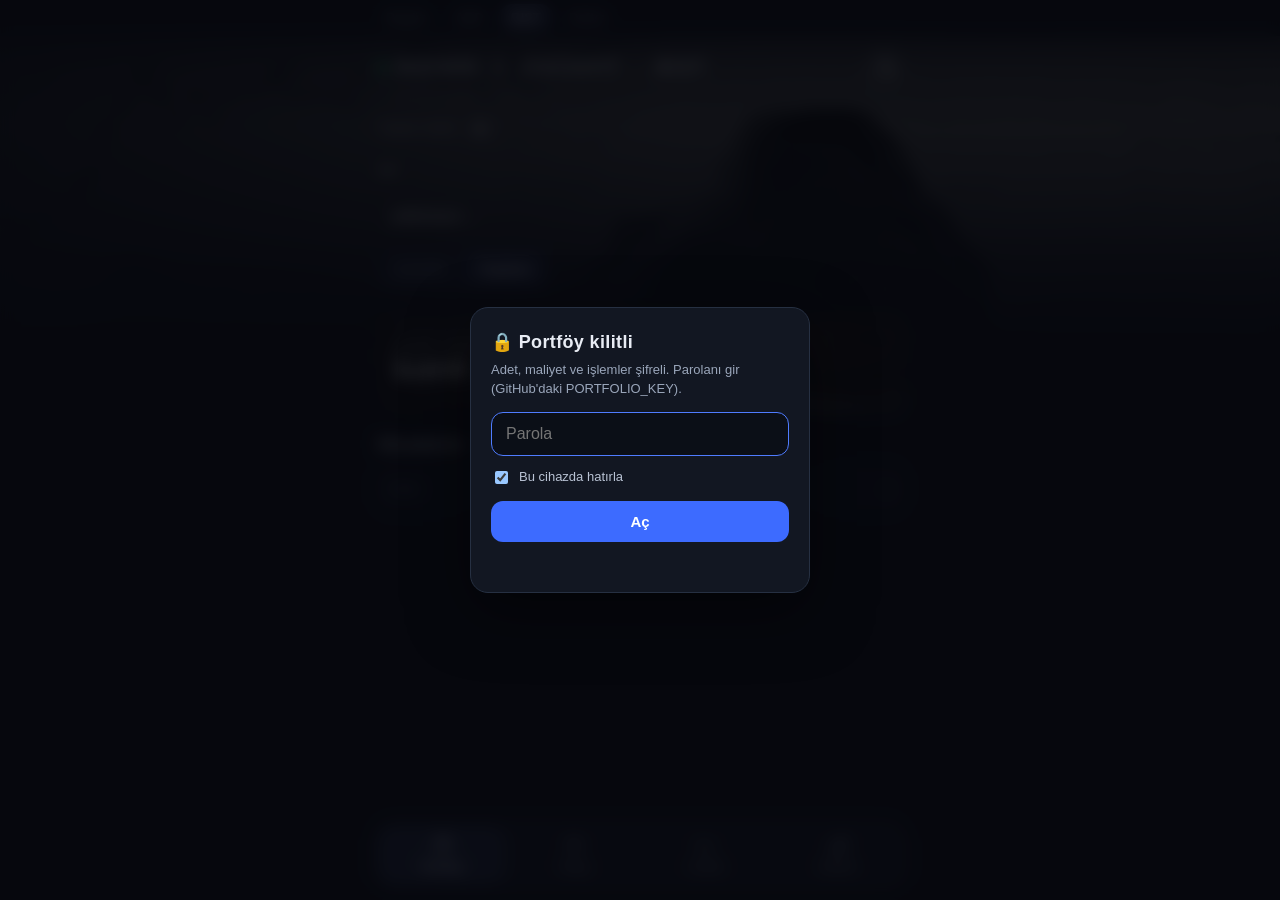
<file: docs/bist/tg.html>
<!doctype html>
<html lang="tr">
<head>
<meta charset="utf-8">
<meta name="viewport" content="width=device-width,initial-scale=1,viewport-fit=cover">
<meta name="color-scheme" content="dark">
<title>RIDVAN // COCKPIT · BIST</title>
<link rel="manifest" href="../manifest.webmanifest">
<link rel="apple-touch-icon" href="../img/icon-192.png">
<meta name="theme-color" content="#0a0d14">
<meta name="mobile-web-app-capable" content="yes">
<meta name="apple-mobile-web-app-capable" content="yes">
<meta name="apple-mobile-web-app-title" content="Cockpit">
<script src="https://telegram.org/js/telegram-web-app.js"></script>
<script src="../tgfs.js?v=1" defer></script>
<style>
:root{
  --bg:#0a0d14; --card:#11151f; --line:#1d2330; --txt:#e8ecf4; --mut:#7d8798;
  --up:#3ddc84; --dn:#ff5c6c; --warn:#f5b942; --chip:#1a2030; --on:#27304a; --acc:#5aa9ff;
}
*{box-sizing:border-box;-webkit-tap-highlight-color:transparent}
html{background:var(--bg)}
html,body{margin:0;color:var(--txt);
  font:15px/1.4 -apple-system,BlinkMacSystemFont,"Segoe UI",Roboto,sans-serif}
body{padding:0 14px calc(92px + env(safe-area-inset-bottom));max-width:560px;margin:0 auto}
.tab{display:none} .tab.on{display:block}
.hero{padding:22px 4px 10px}
.eye{border:0;background:transparent;color:var(--mut);padding:2px 6px;margin-left:4px;vertical-align:middle;cursor:pointer}
.eye svg{width:22px;height:22px;stroke:currentColor;fill:none;stroke-width:1.8;stroke-linecap:round;stroke-linejoin:round;display:block}
.eye .ico-off{display:none} body.hide .eye .ico-off{display:block} body.hide .eye .ico-on{display:none}
.lbl{color:var(--mut);font-size:13px}
.total{font-size:34px;font-weight:700;letter-spacing:-.5px;margin:2px 0 8px;font-variant-numeric:tabular-nums}
.pill{display:inline-block;padding:6px 12px;border-radius:999px;font-size:14px;font-weight:600;
  font-variant-numeric:tabular-nums;border:1px solid transparent}
.pill.up{color:var(--up);background:rgba(61,220,132,.1);border-color:rgba(61,220,132,.25)}
.pill.dn{color:var(--dn);background:rgba(255,92,108,.1);border-color:rgba(255,92,108,.25)}
.seg{display:flex;gap:4px;background:var(--chip);border-radius:12px;padding:3px;margin:14px 0 6px;width:max-content;max-width:100%}
.seg button{border:0;background:transparent;color:var(--mut);font:inherit;font-weight:600;
  padding:7px 14px;border-radius:9px;cursor:pointer;white-space:nowrap}
.seg button.on{background:var(--on);color:var(--txt)}
.h1{font-size:22px;font-weight:700;margin:22px 4px 6px}
.sec{display:flex;align-items:center;gap:8px;margin:20px 4px 8px;font-size:17px;font-weight:700}
.badge{background:var(--chip);color:var(--mut);font-size:12px;font-weight:600;padding:2px 8px;border-radius:8px}
.card{background:var(--card);border:1px solid var(--line);border-radius:16px;padding:13px 14px;margin-bottom:8px;
  display:flex;justify-content:space-between;gap:10px;font-variant-numeric:tabular-nums}
.card .l,.card .r{display:flex;flex-direction:column;gap:2px}
.card .r{text-align:right;align-items:flex-end}
.tk{font-weight:700;font-size:16px}
.tk small{color:var(--mut);font-weight:500;font-size:13px;margin-left:6px}
.val{font-weight:700;font-size:16px}
.sub{color:var(--mut);font-size:13px}
.up{color:var(--up)} .dn{color:var(--dn)} .warn{color:var(--warn)}
.row{display:flex;justify-content:space-between;align-items:center;background:var(--card);
  border:1px solid var(--line);border-radius:16px;padding:13px 14px;margin-bottom:8px;font-variant-numeric:tabular-nums}
.box{background:var(--card);border:1px solid var(--line);border-radius:16px;overflow:hidden;margin-bottom:10px}
.wl{display:flex;justify-content:space-between;align-items:center;padding:12px 14px;border-bottom:1px solid var(--line);
  font-variant-numeric:tabular-nums}
.wl:last-child{border-bottom:0}
.wl.link{cursor:pointer}
.wl small{color:var(--acc);font-weight:500;margin-left:6px}
.wl2{padding:11px 14px;border-bottom:1px solid var(--line)}.wl2:last-child{border-bottom:0}
.wl2 .a{display:flex;justify-content:space-between;align-items:center;gap:8px;font-variant-numeric:tabular-nums}
.wl2 .b{color:var(--mut);font-size:12.5px;margin-top:4px}
.wl2 b small{color:var(--acc);font-weight:500;margin-left:6px}
.foot{color:var(--mut);font-size:12px;text-align:center;margin-top:18px}
.err{background:rgba(255,92,108,.1);border:1px solid rgba(255,92,108,.3);color:var(--dn);
  border-radius:12px;padding:12px;margin-top:16px;font-size:13px}
.note{color:var(--mut);font-size:12px;margin:8px 4px}
/* analiz */
.chips{display:flex;gap:8px;overflow-x:auto;padding:4px 2px 10px;scrollbar-width:none}
.chips::-webkit-scrollbar{display:none}
.chip{flex:0 0 auto;border:1px solid var(--line);background:var(--card);color:var(--mut);font:inherit;font-weight:700;
  padding:8px 14px;border-radius:999px;cursor:pointer}
.chip.on{background:var(--on);color:var(--txt);border-color:#3a4566}
.body{background:var(--card);border:1px solid var(--line);border-radius:16px;padding:14px;margin-top:6px}
.body ul{margin:0;padding-left:18px} .body li{margin:6px 0}
.kv{display:flex;justify-content:space-between;gap:12px;padding:9px 0;border-bottom:1px solid var(--line);font-variant-numeric:tabular-nums}
.kv:last-child{border-bottom:0} .kv span:first-child{color:var(--mut)} .kv span:last-child{text-align:right;font-weight:600}
.big{font-size:20px;font-weight:700;margin-bottom:6px}
.news{display:block;padding:12px 14px;border-bottom:1px solid var(--line);color:var(--txt);text-decoration:none}
.news:last-child{border-bottom:0}
.news .d{color:var(--mut);font-size:12px;margin-top:3px}
.empty{color:var(--mut);padding:18px 14px;text-align:center}
.chipg{flex:0 0 auto;display:flex;align-items:center;gap:8px}
.chipg+.chipg{border-left:1px solid var(--line);padding-left:12px;margin-left:2px}
.chipl{color:var(--mut);font-size:11.5px;font-weight:600}
.stale{color:var(--dn);font-weight:700}
.stalebar{margin:8px 4px 0;padding:8px 12px;border-radius:12px;background:rgba(255,92,108,.1);border:1px solid rgba(255,92,108,.3);color:var(--dn);font-size:13px;font-weight:700}
/* alt sekme çubuğu */
.bar{position:fixed;left:0;right:0;bottom:0;display:flex;justify-content:center;
  padding:8px 12px calc(10px + env(safe-area-inset-bottom));
  background:linear-gradient(to top,var(--bg) 70%,rgba(10,13,20,0))}
.bar nav{display:flex;gap:4px;width:100%;max-width:536px;background:#141926;border:1px solid var(--line);border-radius:22px;padding:5px}
.bar button{flex:1;border:0;background:transparent;color:var(--mut);font:inherit;font-size:12px;font-weight:600;
  padding:8px 4px;border-radius:17px;cursor:pointer;display:flex;flex-direction:column;align-items:center;gap:3px}
.bar button svg{width:22px;height:22px;stroke:currentColor;fill:none;stroke-width:1.8;stroke-linecap:round;stroke-linejoin:round}
.bar button.on{background:var(--on);color:var(--txt)}
/* görsel katman: başlık (arka plan sahnesi theme.css'te) */
.brand{display:flex;align-items:center;gap:10px;padding:14px 4px 0;font-size:19px;font-weight:800;line-height:1.1;
  letter-spacing:.1em;text-transform:uppercase;color:rgba(240,243,250,.95)}
.brandsub{padding:5px 4px 0 22px;font-size:11px;letter-spacing:.08em;color:var(--mut);opacity:.7}
.brand b{display:inline-block;width:8px;height:8px;border-radius:50%;background:var(--up);box-shadow:0 0 10px var(--up)}
.card,.box,.row,.body{background:rgba(17,21,31,.82);-webkit-backdrop-filter:blur(8px);backdrop-filter:blur(8px)}
.hero{padding-top:12px} .hero .lbl,.hero .eye{color:rgba(232,236,244,.8)}
.total{text-shadow:0 2px 18px rgba(0,0,0,.55)}
.chipx{display:inline-block;font-size:11.5px;font-weight:700;padding:2px 7px;border-radius:7px;background:#1a2030;margin-right:6px}
.chipx.up{color:var(--up);background:rgba(61,220,132,.1)}.chipx.dn{color:var(--dn);background:rgba(255,92,108,.1)}.chipx.warn{color:var(--warn);background:rgba(245,185,66,.1)}
.lvl{flex-basis:100%;margin-top:6px}
.lvl .tr{position:relative;height:6px;border-radius:4px;background:linear-gradient(90deg,rgba(255,92,108,.55),rgba(90,105,130,.35) 50%,rgba(61,220,132,.55))}
.lvl .mk{position:absolute;top:-4px;width:3px;height:14px;border-radius:2px;background:#fff;box-shadow:0 0 0 2px #0a0d14}
.lvl .lb{display:flex;justify-content:space-between;font-size:11.5px;color:var(--mut);margin-top:4px;font-variant-numeric:tabular-nums}
.card.broken{border-color:rgba(255,92,108,.6);box-shadow:inset 0 0 0 1px rgba(255,92,108,.35)}
</style>
<link rel="stylesheet" href="../theme.css?v=1">
</head>
<body>
<script src="../nav.js?v=1"></script>
<div class="stage" aria-hidden="true"><i class="aur"></i><i class="aur"></i><i class="aur"></i></div>

<!-- PORTFÖY -->
<section class="tab on" id="t-portfoy">
  <div class="brand"><b></b>RIDVAN&nbsp;&nbsp;//&nbsp;&nbsp;COCKPIT&nbsp;&nbsp;·&nbsp;&nbsp;BIST<button class="herobtn" id="heroBtn" type="button" aria-label="Arka plan temasını değiştir"><svg viewBox="0 0 24 24"><path d="M12 3l1.8 4.7L18.5 9.5l-4.7 1.8L12 16l-1.8-4.7L5.5 9.5l4.7-1.8z"/><path d="M19 15l.8 2.2L22 18l-2.2.8L19 21l-.8-2.2L16 18l2.2-.8z"/></svg></button></div>
  <div class="brandsub">Borsa İstanbul · Trend Takip</div>
  <div id="stale"></div>
  <div class="hero">
    <div class="lbl">Toplam Varlık
      <button class="eye" id="eye" aria-label="Tutarları gizle / göster">
        <svg class="ico-on" viewBox="0 0 24 24"><path d="M12 5c-6 0-9.5 7-9.5 7s3.5 7 9.5 7 9.5-7 9.5-7S18 5 12 5z"/><circle cx="12" cy="12" r="3"/></svg>
        <svg class="ico-off" viewBox="0 0 24 24"><path d="M12 5c-6 0-9.5 7-9.5 7s3.5 7 9.5 7 9.5-7 9.5-7S18 5 12 5z"/><circle cx="12" cy="12" r="3"/><path d="M3 3l18 18"/></svg>
      </button>
    </div>
    <div class="total" id="total">–</div>
    <span class="pill" id="pnl">yükleniyor…</span>
    <div class="seg" id="seg">
      <button data-m="day">Günlük</button>
      <button data-m="all" class="on">Toplam</button>
    </div>
  </div>
  <div class="motto slim" id="motto" role="button" tabindex="0" aria-label="Günün duvar yazısı, dokununca değişir"><div class="motto-in"><span class="motto-k">DUVAR YAZISI</span><p class="motto-t"></p></div></div>
  <div class="sec">Hisselerim <span class="badge" id="cnt">0</span></div>
  <div id="list"></div>
  <div class="row"><span class="lbl">Nakit</span><b id="cash">–</b></div>
  <div id="riskStrip"></div>
  <div id="perfBox"></div>
  <div class="foot" id="foot"></div>
</section>

<!-- TAKİP -->
<section class="tab" id="t-takip">
  <div class="h1">Takip Listesi</div>
  <div class="box" id="wl"><div class="empty">Yükleniyor…</div></div>
  <div class="note">Analizi olan hisselere dokununca Analiz sekmesi açılır.</div>
  <div class="motto" role="button" tabindex="0" aria-label="Günün duvar yazısı, dokununca değişir"><div class="motto-in"><span class="motto-k">DUVAR YAZISI</span><p class="motto-t"></p></div></div>
</section>

<!-- ANALİZ -->
<section class="tab" id="t-analiz">
  <div class="h1">Analiz</div>
  <div class="chips" id="chips"></div>
  <div class="seg" id="sub">
    <button data-s="momentum" class="on">Momentum</button>
    <button data-s="teknik">Teknik</button>
    <button data-s="temel">Temel</button>
    <button data-s="haber">Haber</button>
  </div>
  <div id="abody"><div class="empty">Yükleniyor…</div></div>
  <div class="note" id="anote"></div>
  <div class="motto" role="button" tabindex="0" aria-label="Günün duvar yazısı, dokununca değişir"><div class="motto-in"><span class="motto-k">DUVAR YAZISI</span><p class="motto-t"></p></div></div>
</section>

<!-- SEKTÖR -->
<section class="tab" id="t-sektor">
  <div class="h1">Sektör &amp; Rejim</div>
  <div id="sbody"><div class="empty">Yükleniyor…</div></div>
</section>

<div id="msg"></div>
<script>
(function(){
  var MODES=["photo","aurora","auto"],LBL={photo:"Foto",aurora:"Aurora",auto:"Otomatik (günlük değişir)"};
  function get(){try{var v=localStorage.getItem("hero");return MODES.indexOf(v)>=0?v:"photo"}catch(e){return "photo"}}
  function set(v){try{localStorage.setItem("hero",v)}catch(e){}}
  function apply(m){
    var d=new Date(),day=Math.floor((d-new Date(d.getFullYear(),0,0))/864e5),eff=m==="auto"?(day%2?"aurora":"photo"):m;
    document.documentElement.setAttribute("data-hero",eff);
  }
  var mode=get();apply(mode);
  var toast=document.createElement("div");toast.className="herotoast";document.body.appendChild(toast);var tm;
  document.getElementById("heroBtn").addEventListener("click",function(){
    mode=MODES[(MODES.indexOf(mode)+1)%MODES.length];set(mode);apply(mode);
    toast.textContent="Arka plan: "+LBL[mode];toast.classList.add("on");clearTimeout(tm);tm=setTimeout(function(){toast.classList.remove("on")},1600);
  });
})();
</script>
<script src="../motto.js?v=1"></script>
<script src="../vault.js?v=1"></script>
<script src="../sector.js?v=3"></script>
<script src="../techview.js?v=4"></script>
<script src="../perf.js?v=2"></script>

<div class="bar"><nav id="nav">
  <button data-t="portfoy" class="on"><svg viewBox="0 0 24 24"><path d="M21 12A9 9 0 1 1 12 3v9z"/><path d="M16 3.5A9 9 0 0 1 20.5 8H16z"/></svg>Portföy</button>
  <button data-t="takip"><svg viewBox="0 0 24 24"><path d="M12 5c-6 0-9.5 7-9.5 7s3.5 7 9.5 7 9.5-7 9.5-7S18 5 12 5z"/><circle cx="12" cy="12" r="3"/></svg>Takip</button>
  <button data-t="analiz"><svg viewBox="0 0 24 24"><path d="M4 19V5"/><path d="M4 19h16"/><path d="M8 15l3-4 3 2 5-6"/></svg>Analiz</button>
  <button data-t="sektor"><svg viewBox="0 0 24 24"><rect x="3" y="12" width="4" height="8" rx="1"/><rect x="10" y="7" width="4" height="13" rx="1"/><rect x="17" y="3" width="4" height="17" rx="1"/></svg>Sektör</button>
</nav></div>

<script>
/* Sayfa ayarı: tüm mantık ../app.js'te. */
window.APP_CFG={
  market:"bist", cur:"₺",
  tabs:["portfoy","takip","analiz","sektor"], poz:false,
  mkt:{tz:"Europe/Istanbul",from:600,to:1090},                  /* seans 10:00–18:10 İstanbul (dakika) */
  urls:{market:"https://raw.githubusercontent.com/ridvanylmz-code/portfolio-midas/market-bist-data/market-bist.json",
        intra:"https://raw.githubusercontent.com/ridvanylmz-code/portfolio-midas/trend-bist-data/trend-bist.json",
        bars:"https://raw.githubusercontent.com/ridvanylmz-code/portfolio-midas/trend-bist-data/bars-bist.json",
        trend:null},
  defterHref:"../defter/index.html",
  teknikHref:"../teknik/index.html",
  plain:true,           /* sade dil: "20 günlük çizgi", 4S/15dk Trend, 15dk Tamam yada Devam */
  stateChips:true,
  perfFromRows:true,
  targetFromText:false,
  sector:{bench:"XU100",picksNote:"Her grupta trendi en az 5/7 ve XU100'den güçlü ilk 3 hisse (banka ve alkol hariç; piyasa değeri > 10 mlr ₺ ve günlük hacmi ≥ 50 mn ₺ olan BIST hisseleri taranır). "},
  tech:{bench:"XU100",plain:true,plainLegend:true,noBarsMsg:"Günlük mum grafiği henüz yok (Trend Tara - BIST piyasaları çalışınca gelir)."},
  txt:{intraEmpty:"Trend verisi henüz yok (ilk çalışma bekleniyor)",
       written:"Yazılı notlar", intraTitle:"Gün içi göstergeler (4S, 15dk, Elliott)",
       emptyPortfolio:"Henüz pozisyon girilmedi (adet ve maliyet sonra eklenecek). Takip sekmesinde izleme listesi var."}
};
</script>
<script src="../app.js?v=2"></script>
</body>
</html>
</file>
<file: docs/theme.css>
/* Midas görsel teması: sakin, net, disiplinli.
   Tek dosyadan üç sayfaya (index, tg, trend) uygulanır.
   Geri almak için: sayfalardaki <link theme.css> ve .stage/.masthead/.motto işaretlerini kaldırmak yeterli. */
@font-face{font-family:"Sedgwick Ave Display";font-display:swap;src:url(fonts/sedgwick-latin-ext.woff2) format("woff2");
  unicode-range:U+0100-02BA,U+02BD-02C5,U+02C7-02CC,U+02CE-02D7,U+02DD-02FF,U+0304,U+0308,U+0329,U+1D00-1DBF,U+1E00-1E9F,U+1EF2-1EFF,U+2020,U+20A0-20AB,U+20AD-20C0,U+2113,U+2C60-2C7F,U+A720-A7FF}
@font-face{font-family:"Sedgwick Ave Display";font-display:swap;src:url(fonts/sedgwick-latin.woff2) format("woff2");
  unicode-range:U+0000-00FF,U+0131,U+0152-0153,U+02BB-02BC,U+02C6,U+02DA,U+02DC,U+0304,U+0308,U+0329,U+2000-206F,U+20AC,U+2122,U+2191,U+2193,U+2212,U+2215,U+FEFF,U+FFFD}

/* Sayfa üstü sahne (mini uygulama): fotoğraf kararıp zemine karışır */
.stage{position:absolute;left:0;right:0;top:0;height:330px;z-index:-1;pointer-events:none;overflow:hidden;background:#0a0d14}
.stage::before{content:"";position:absolute;inset:0;background:url(img/hero.jpg) 100% 36px/112% auto no-repeat;filter:brightness(.5) contrast(1.15);-webkit-mask-image:linear-gradient(to bottom,transparent,#000 70px);mask-image:linear-gradient(to bottom,transparent,#000 70px)}
.stage::after{content:"";position:absolute;inset:0;
  background:linear-gradient(to bottom,rgba(10,13,20,.45) 0,rgba(10,13,20,.05) 38%,rgba(10,13,20,.78) 80%,#0a0d14 100%),
             linear-gradient(to right,rgba(10,13,20,.78) 0,rgba(10,13,20,.2) 55%,rgba(10,13,20,0) 100%)}

/* Başlık bandı (dashboard, tarama) */
.masthead{position:relative;isolation:isolate;overflow:hidden;border-radius:18px;margin-bottom:14px;padding:26px 22px 18px;min-height:168px;
  display:flex;flex-direction:column;justify-content:flex-end;gap:8px;color:#f3f5f8;background:#0a0d14}
.masthead::before{content:"";position:absolute;inset:0;z-index:-2;background:url(img/hero.jpg) 66% 22%/cover no-repeat;filter:brightness(.6) contrast(1.1)}
.masthead::after{content:"";position:absolute;inset:0;z-index:-1;
  background:linear-gradient(to right,rgba(10,13,20,.88) 0,rgba(10,13,20,.55) 45%,rgba(10,13,20,.08) 100%),
             linear-gradient(to top,rgba(10,13,20,.55),rgba(10,13,20,0) 55%)}
.masthead header{margin:0}
.masthead h1{color:#fff;font-size:21px;letter-spacing:.12em;text-transform:uppercase;display:flex;align-items:flex-start;gap:10px}
.masthead h1 i{flex:none;margin-top:.42em;display:inline-block;width:9px;height:9px;border-radius:50%;background:#3ddc84;box-shadow:0 0 12px #3ddc84}
.masthead .tag{font-size:11px;letter-spacing:.1em;color:rgba(235,240,248,.7);margin:-2px 0 0 19px}
.masthead #status{color:rgba(240,244,250,.82);margin:2px 0 0}
.masthead #status.warn{color:#ff8a94}
.masthead button,.masthead a.btn{background:rgba(255,255,255,.12);color:#fff;border-color:rgba(255,255,255,.28);-webkit-backdrop-filter:blur(6px);backdrop-filter:blur(6px)}
@media (max-width:560px){.masthead{padding:22px 16px 14px;min-height:150px;border-radius:16px}.masthead h1{font-size:16px;letter-spacing:.08em}.masthead header{align-items:flex-start;gap:10px}.masthead .tag{font-size:10px;margin-left:19px}}

/* Duvar yazısı bandı: günün cümlesi, dokununca sıradaki */
.motto{position:relative;isolation:isolate;overflow:hidden;border-radius:16px;margin:12px 0;min-height:132px;display:flex;align-items:center;
  padding:18px 22px;cursor:pointer;background:#1a1816;color:#f2f2f0;-webkit-tap-highlight-color:transparent;user-select:none}
.motto::before{content:"";position:absolute;inset:0;z-index:-2;background:url(img/wall.jpg) 30% 40%/cover no-repeat;filter:brightness(.55) contrast(1.05) saturate(.75)}
.motto::after{content:"";position:absolute;inset:0;z-index:-1;background:linear-gradient(to right,rgba(8,9,11,.55),rgba(8,9,11,.15) 70%,rgba(8,9,11,.4))}
.motto-in{display:flex;flex-direction:column;gap:6px;max-width:100%}
.motto-k{font:600 10.5px/1 ui-monospace,SFMono-Regular,Menlo,monospace;letter-spacing:.2em;color:rgba(240,240,236,.62)}
.motto-t{margin:0;font:400 30px/1.12 "Sedgwick Ave Display","Impact","Arial Narrow",sans-serif;letter-spacing:.02em;
  color:#f4f4f2;-webkit-text-stroke:7px #0b0b0c;paint-order:stroke fill;transform:rotate(-1.6deg);transform-origin:left center;
  text-wrap:balance;transition:opacity .25s ease}
.motto.fade .motto-t{opacity:0}
.motto.slim{min-height:96px;padding:12px 20px}
.motto.slim .motto-t{font-size:25px}
@media (max-width:560px){.motto-t{font-size:26px;-webkit-text-stroke:6px #0b0b0c}.motto.slim .motto-t{font-size:22px}}
@media (prefers-reduced-motion:reduce){.motto-t{transition:none}}
@media (min-width:900px){.motto{min-height:150px;padding:22px 32px}.motto-t{font-size:42px;-webkit-text-stroke:8px #0b0b0c}}

/* Alternatif başlık teması: mavi-mor aurora (html[data-hero="aurora"]).
   Mini uygulamadaki düğme Foto / Aurora / Otomatik arasında döner. */
.stage .aur{display:none}
html[data-hero="aurora"] .stage{position:fixed;height:420px;background:transparent;
  -webkit-mask-image:linear-gradient(to bottom,#000 55%,transparent);mask-image:linear-gradient(to bottom,#000 55%,transparent)}
html[data-hero="aurora"] .stage::before,html[data-hero="aurora"] .stage::after{display:none}
html[data-hero="aurora"] .stage .aur{display:block}
.stage .aur{position:absolute;border-radius:50%;filter:blur(46px);opacity:.75;animation:drift 18s ease-in-out infinite alternate}
.stage .aur:nth-child(1){width:360px;height:260px;left:-90px;top:-40px;background:#2b4fd8}
.stage .aur:nth-child(2){width:320px;height:240px;right:-100px;top:20px;background:#7a3fd1;animation-delay:-6s}
.stage .aur:nth-child(3){width:300px;height:200px;left:20%;top:150px;background:#0e8fa8;opacity:.5;animation-delay:-11s}
@keyframes drift{to{transform:translate(34px,22px) scale(1.12)}}
@media (prefers-reduced-motion:reduce){.stage .aur{animation:none}}
.herobtn{margin-left:auto;flex:none;width:34px;height:34px;border-radius:50%;border:1px solid rgba(255,255,255,.28);background:rgba(255,255,255,.1);
  color:rgba(240,243,250,.9);display:flex;align-items:center;justify-content:center;cursor:pointer;padding:0;-webkit-backdrop-filter:blur(6px);backdrop-filter:blur(6px)}
.herobtn svg{width:18px;height:18px;stroke:currentColor;fill:none;stroke-width:1.8;stroke-linecap:round;stroke-linejoin:round}
.herotoast{position:fixed;top:56px;right:14px;z-index:20;padding:6px 12px;border-radius:999px;background:rgba(10,13,20,.85);border:1px solid rgba(255,255,255,.18);
  color:#e8ecf4;font:600 12px/1 -apple-system,BlinkMacSystemFont,"Segoe UI",Roboto,sans-serif;opacity:0;transition:opacity .25s;pointer-events:none}
.herotoast.on{opacity:1}
</file>
